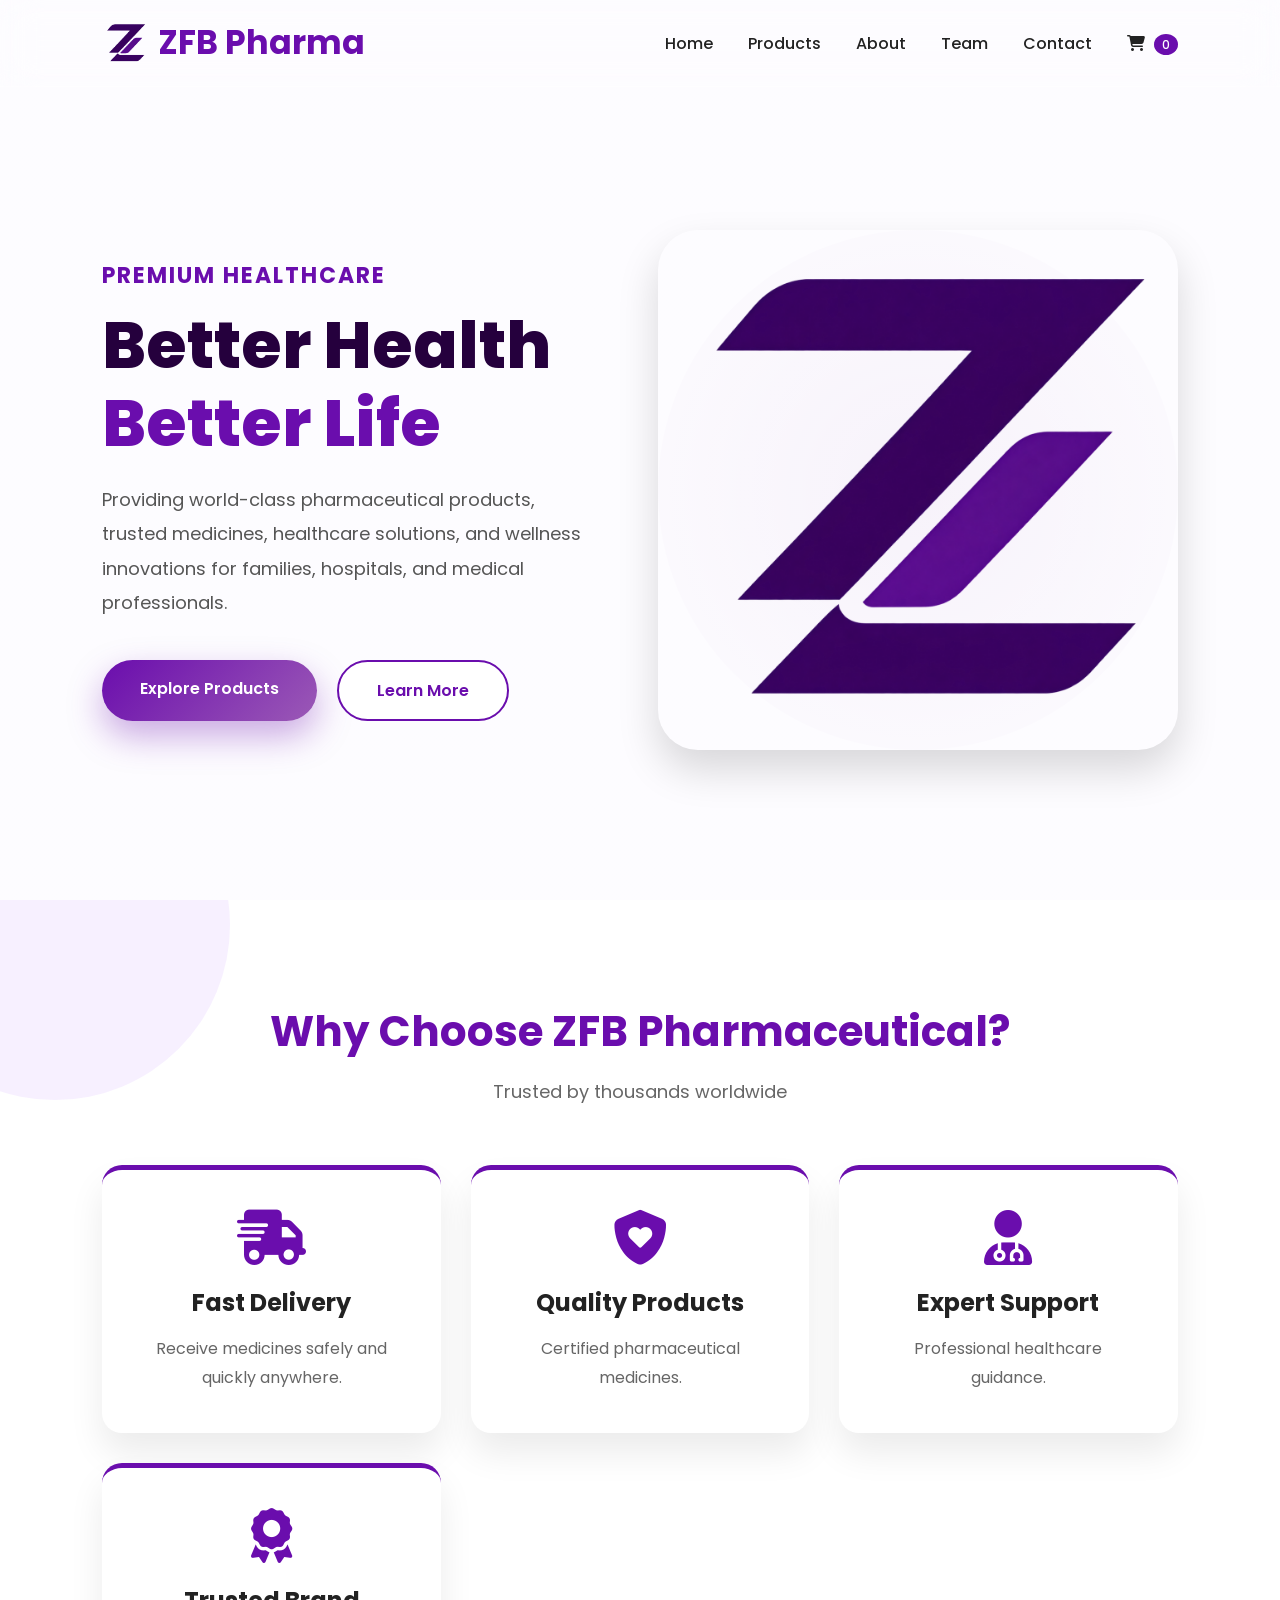
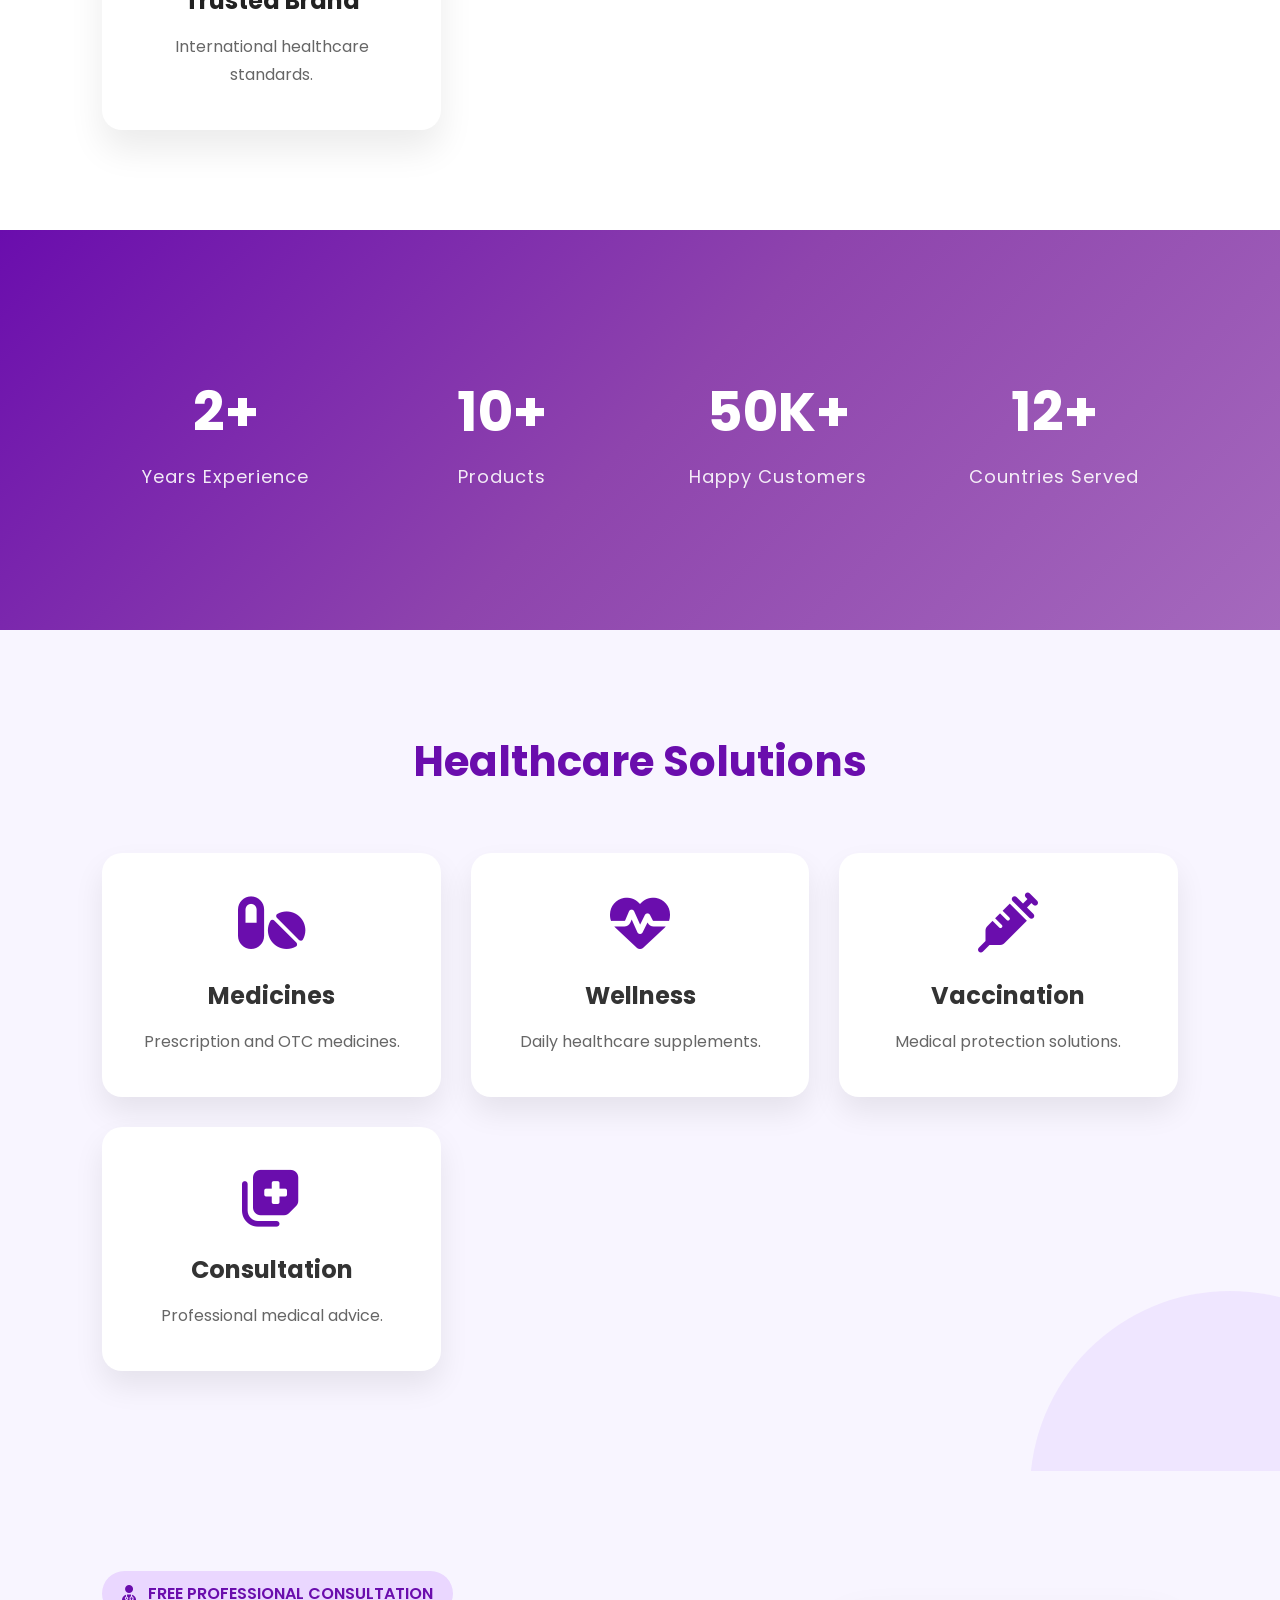
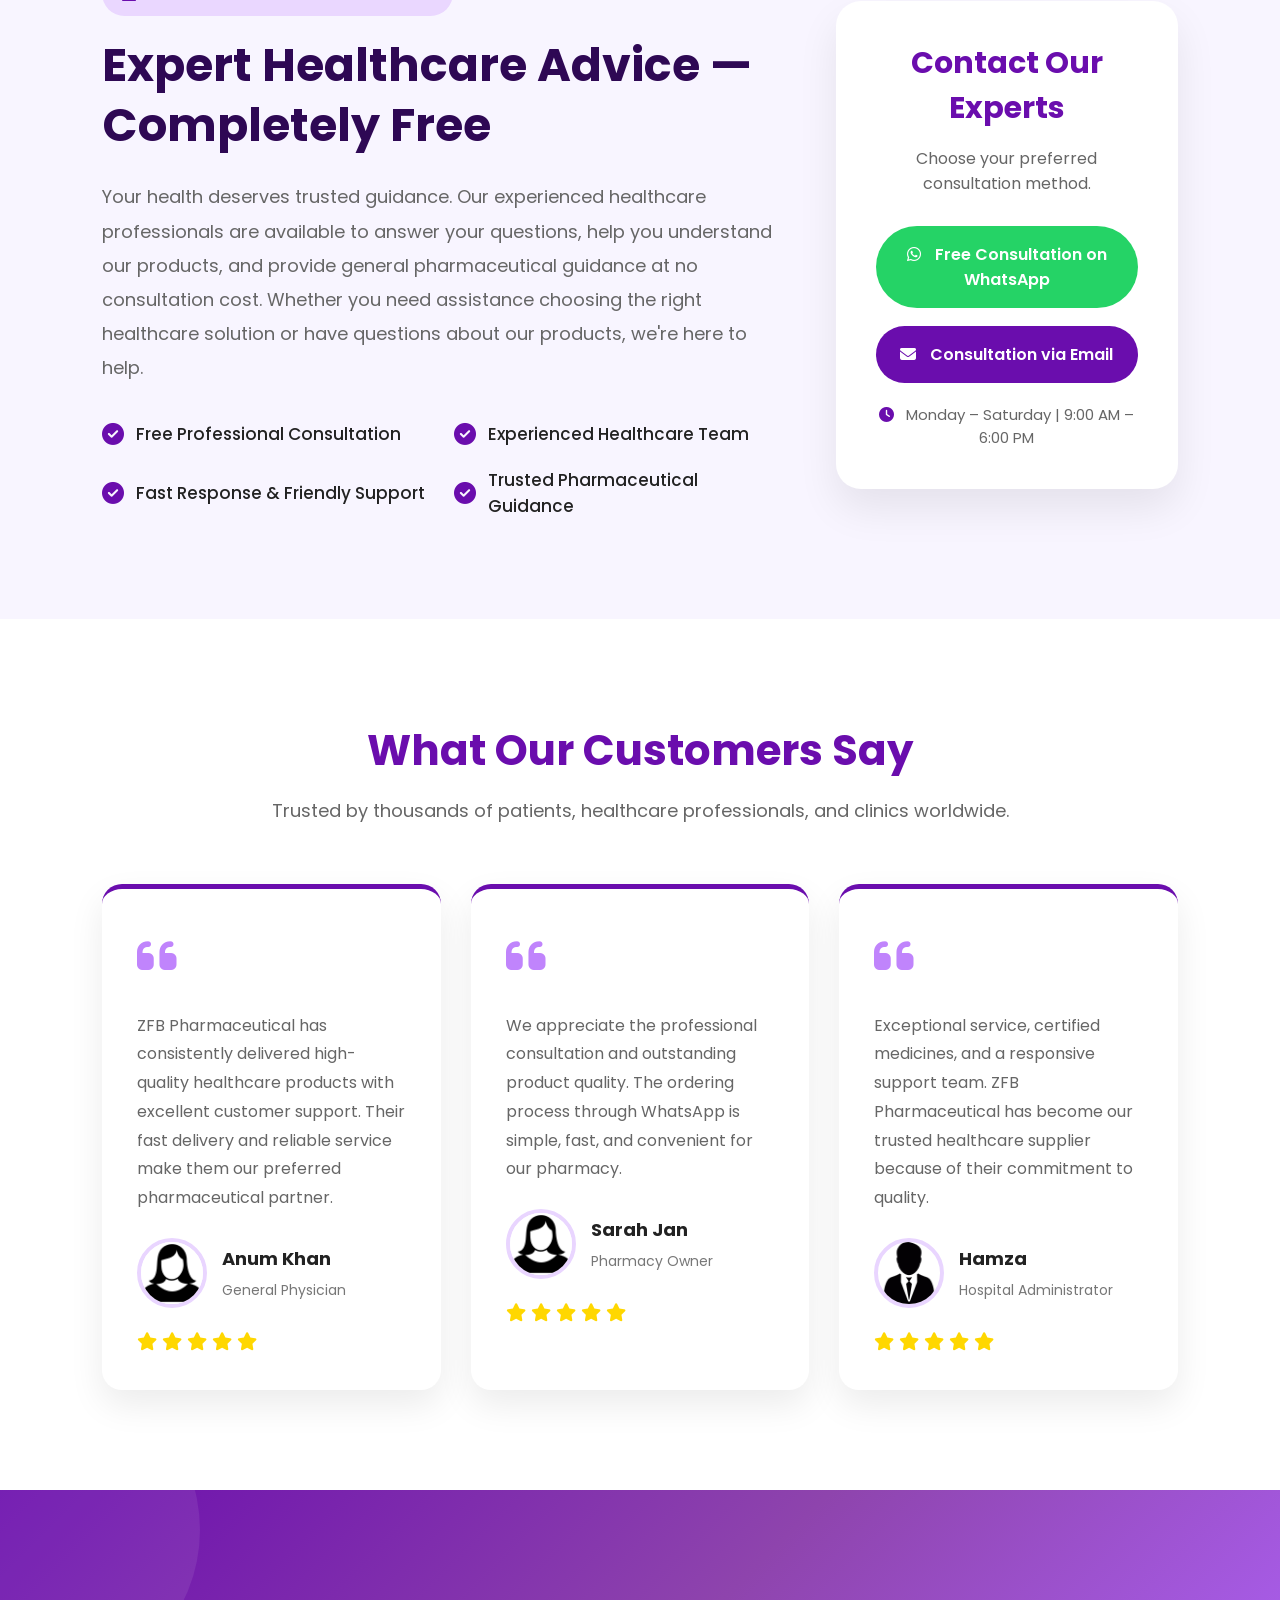
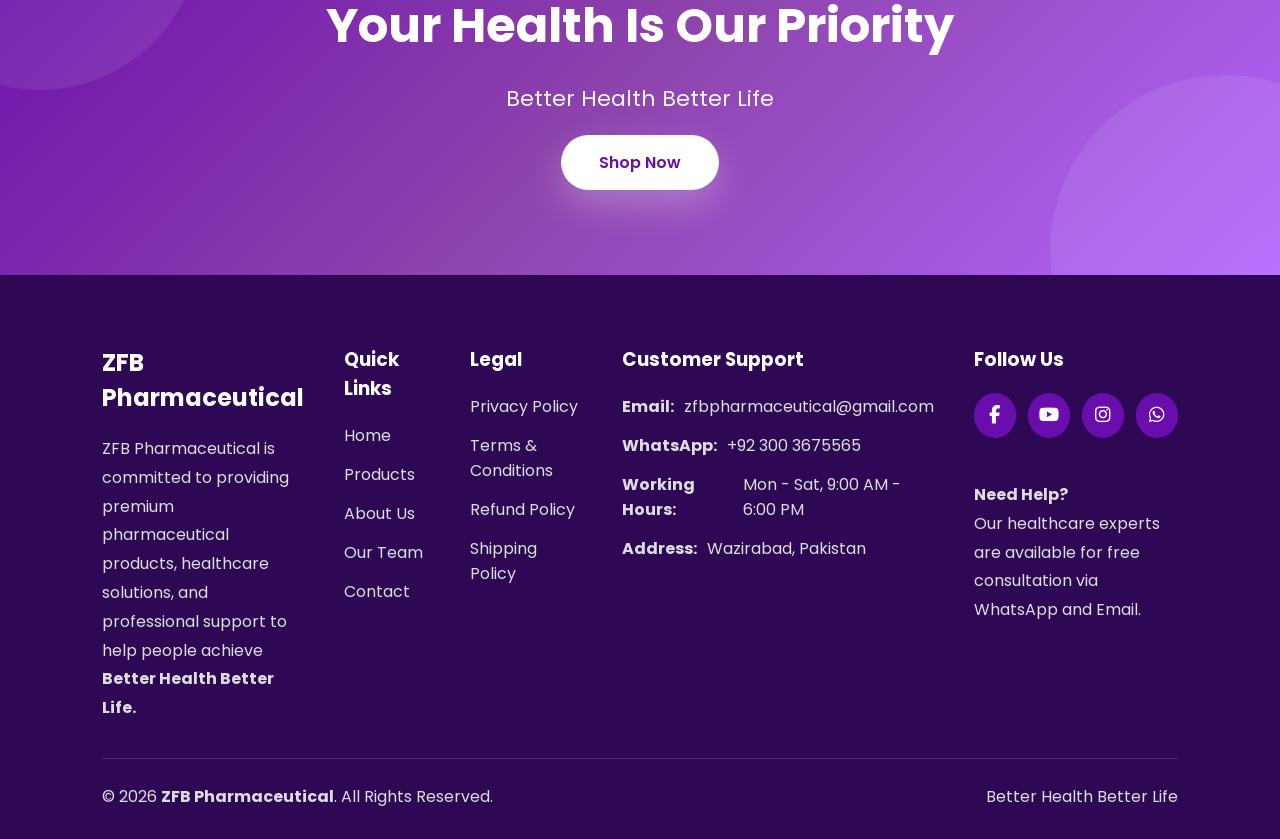
<file: index.html>
<!DOCTYPE html>
<html lang="en">

<head>

    <meta charset="UTF-8">
    <meta name="viewport" content="width=device-width, initial-scale=1.0">

    <title>ZFB Pharmaceutical | Better Health Better Life</title>
    <link rel="icon" type="image/png" href="assets/logo.png">

    <link rel="preconnect" href="https://fonts.googleapis.com">
    <link rel="preconnect" href="https://fonts.gstatic.com" crossorigin>

    <link href="https://fonts.googleapis.com/css2?family=Poppins:wght@300;400;500;600;700;800&display=swap"
        rel="stylesheet">

    <link rel="stylesheet" href="https://cdnjs.cloudflare.com/ajax/libs/font-awesome/6.5.1/css/all.min.css">

    <link rel="stylesheet" href="css/style.css">

</head>

<body>

    <!-- Navbar -->
    <div id="navbar"></div>

    <!--================ HERO ================-->

    <section class="hero">

        <div class="hero-content">

            <h4>Premium Healthcare</h4>

            <h1>

                Better Health

                <span>Better Life</span>

            </h1>

            <p>

                Providing world-class pharmaceutical products,

                trusted medicines, healthcare solutions,

                and wellness innovations for families,

                hospitals, and medical professionals.

            </p>

            <div class="hero-buttons">

                <a href="products.html" class="btn">

                    Explore Products

                </a>

                <a href="about.html" class="btn2">

                    Learn More

                </a>

            </div>

        </div>

        <div class="hero-image">

            <img src="/assets/logo.png" alt="Medicine">

        </div>

    </section>

    <!--================ FEATURES ================-->

    <section class="features">

        <div class="title">

            <h2>Why Choose ZFB Pharmaceutical?</h2>

            <p>Trusted by thousands worldwide</p>

        </div>

        <div class="feature-grid">

            <div class="card">

                <i class="fa-solid fa-truck-fast"></i>

                <h3>Fast Delivery</h3>

                <p>

                    Receive medicines safely and quickly

                    anywhere.

                </p>

            </div>

            <div class="card">

                <i class="fa-solid fa-shield-heart"></i>

                <h3>Quality Products</h3>

                <p>

                    Certified pharmaceutical medicines.

                </p>

            </div>

            <div class="card">

                <i class="fa-solid fa-user-doctor"></i>

                <h3>Expert Support</h3>

                <p>

                    Professional healthcare guidance.

                </p>

            </div>

            <div class="card">

                <i class="fa-solid fa-award"></i>

                <h3>Trusted Brand</h3>

                <p>

                    International healthcare standards.

                </p>

            </div>

        </div>

    </section>

    <!--================ STATS ================-->

    <section class="stats">

        <div class="box">

            <h2>2+</h2>

            <p>Years Experience</p>

        </div>

        <div class="box">

            <h2>10+</h2>

            <p>Products</p>

        </div>

        <div class="box">

            <h2>50K+</h2>

            <p>Happy Customers</p>

        </div>

        <div class="box">

            <h2>12+</h2>

            <p>Countries Served</p>

        </div>

    </section>

    <!--================ SERVICES ================-->

    <section class="services">

        <div class="title">

            <h2>Healthcare Solutions</h2>

        </div>

        <div class="service-grid">

            <div class="service">

                <i class="fa-solid fa-pills"></i>

                <h3>Medicines</h3>

                <p>

                    Prescription and OTC medicines.

                </p>

            </div>

            <div class="service">

                <i class="fa-solid fa-heart-pulse"></i>

                <h3>Wellness</h3>

                <p>

                    Daily healthcare supplements.

                </p>

            </div>

            <div class="service">

                <i class="fa-solid fa-syringe"></i>

                <h3>Vaccination</h3>

                <p>

                    Medical protection solutions.

                </p>

            </div>

            <div class="service">

                <i class="fa-solid fa-notes-medical"></i>

                <h3>Consultation</h3>

                <p>

                    Professional medical advice.

                </p>

            </div>

        </div>

    </section>

    <!--================ FREE CONSULTATION ================-->

    <section class="consultation">

        <div class="consultation-content">

            <div class="consultation-text">

                <span class="consultation-tag">
                    <i class="fa-solid fa-user-doctor"></i>
                    FREE PROFESSIONAL CONSULTATION
                </span>

                <h2>
                    Expert Healthcare Advice — Completely Free
                </h2>

                <p>

                    Your health deserves trusted guidance. Our experienced healthcare professionals are available to
                    answer your questions, help you understand our products, and provide general pharmaceutical guidance
                    at no consultation cost. Whether you need assistance choosing the right healthcare solution or have
                    questions about our products, we're here to help.

                </p>

                <div class="consultation-points">

                    <div class="point">
                        <i class="fa-solid fa-circle-check"></i>
                        <span>Free Professional Consultation</span>
                    </div>

                    <div class="point">
                        <i class="fa-solid fa-circle-check"></i>
                        <span>Experienced Healthcare Team</span>
                    </div>

                    <div class="point">
                        <i class="fa-solid fa-circle-check"></i>
                        <span>Fast Response & Friendly Support</span>
                    </div>

                    <div class="point">
                        <i class="fa-solid fa-circle-check"></i>
                        <span>Trusted Pharmaceutical Guidance</span>
                    </div>

                </div>

            </div>

            <div class="consultation-card">

                <h3>Contact Our Experts</h3>

                <p>

                    Choose your preferred consultation method.

                </p>

                <a href="https://wa.me/923003675565?text=Hello%20ZFB%20Pharmaceutical,%20I%20would%20like%20a%20free%20consultation."
                    target="_blank" rel="noopener noreferrer" class="consult-btn whatsapp">
                    <i class="fab fa-whatsapp"></i>
                    Free Consultation on WhatsApp
                </a>

                <a href="mailto:zfbpharmaceutical@gmail.com?subject=Free%20Healthcare%20Consultation"
                    class="consult-btn email">
                    <i class="fa-solid fa-envelope"></i>
                    Consultation via Email
                </a>

                <div class="consult-note">

                    <i class="fa-solid fa-clock"></i>

                    Monday – Saturday | 9:00 AM – 6:00 PM

                </div>

            </div>

        </div>

    </section>

    <!--================ TESTIMONIALS ================-->

    <section class="testimonials">

        <div class="title">

            <h2>What Our Customers Say</h2>

            <p>

                Trusted by thousands of patients, healthcare professionals, and clinics worldwide.

            </p>

        </div>

        <div class="testimonial-grid">

            <!-- Testimonial 1 -->

            <div class="testimonial-card">

                <div class="quote">

                    <i class="fas fa-quote-left"></i>

                </div>

                <p>

                    ZFB Pharmaceutical has consistently delivered high-quality healthcare products with excellent
                    customer
                    support. Their fast delivery and reliable service make them our preferred pharmaceutical
                    partner.

                </p>

                <div class="testimonial-user">

                    <img src="/assets/testamonialsGrl.png" alt="Customer">

                    <div>

                        <h4>Anum Khan</h4>

                        <span>General Physician</span>

                    </div>

                </div>

                <div class="stars">

                    <i class="fas fa-star"></i>
                    <i class="fas fa-star"></i>
                    <i class="fas fa-star"></i>
                    <i class="fas fa-star"></i>
                    <i class="fas fa-star"></i>

                </div>

            </div>

            <!-- Testimonial 2 -->

            <div class="testimonial-card">

                <div class="quote">

                    <i class="fas fa-quote-left"></i>

                </div>

                <p>

                    We appreciate the professional consultation and outstanding product quality. The ordering
                    process through WhatsApp is simple, fast, and convenient for our pharmacy.

                </p>

                <div class="testimonial-user">

                    <img src="/assets/testamonialsGrl.png" alt="Customer">

                    <div>

                        <h4>Sarah Jan</h4>

                        <span>Pharmacy Owner</span>

                    </div>

                </div>

                <div class="stars">

                    <i class="fas fa-star"></i>
                    <i class="fas fa-star"></i>
                    <i class="fas fa-star"></i>
                    <i class="fas fa-star"></i>
                    <i class="fas fa-star"></i>

                </div>

            </div>

            <!-- Testimonial 3 -->

            <div class="testimonial-card">

                <div class="quote">

                    <i class="fas fa-quote-left"></i>

                </div>

                <p>

                    Exceptional service, certified medicines, and a responsive support team. ZFB Pharmaceutical has
                    become
                    our trusted healthcare supplier because of their commitment to quality.

                </p>

                <div class="testimonial-user">

                    <img src="/assets/testamonials.png" alt="Customer">

                    <div>

                        <h4>Hamza</h4>

                        <span>Hospital Administrator</span>

                    </div>

                </div>

                <div class="stars">

                    <i class="fas fa-star"></i>
                    <i class="fas fa-star"></i>
                    <i class="fas fa-star"></i>
                    <i class="fas fa-star"></i>
                    <i class="fas fa-star"></i>

                </div>

            </div>

        </div>

    </section>

    <!--================ CTA ================-->

    <section class="cta">

        <h2>

            Your Health Is Our Priority

        </h2>

        <p>

            Better Health Better Life

        </p>

        <a href="products.html" class="btn">

            Shop Now

        </a>

    </section>

    <!--================ FOOTER ================-->

    <div id="footer"></div>
    <script src="js/include.js"></script>
    <script src="js/app.js"></script>

</body>

</html>
</file>
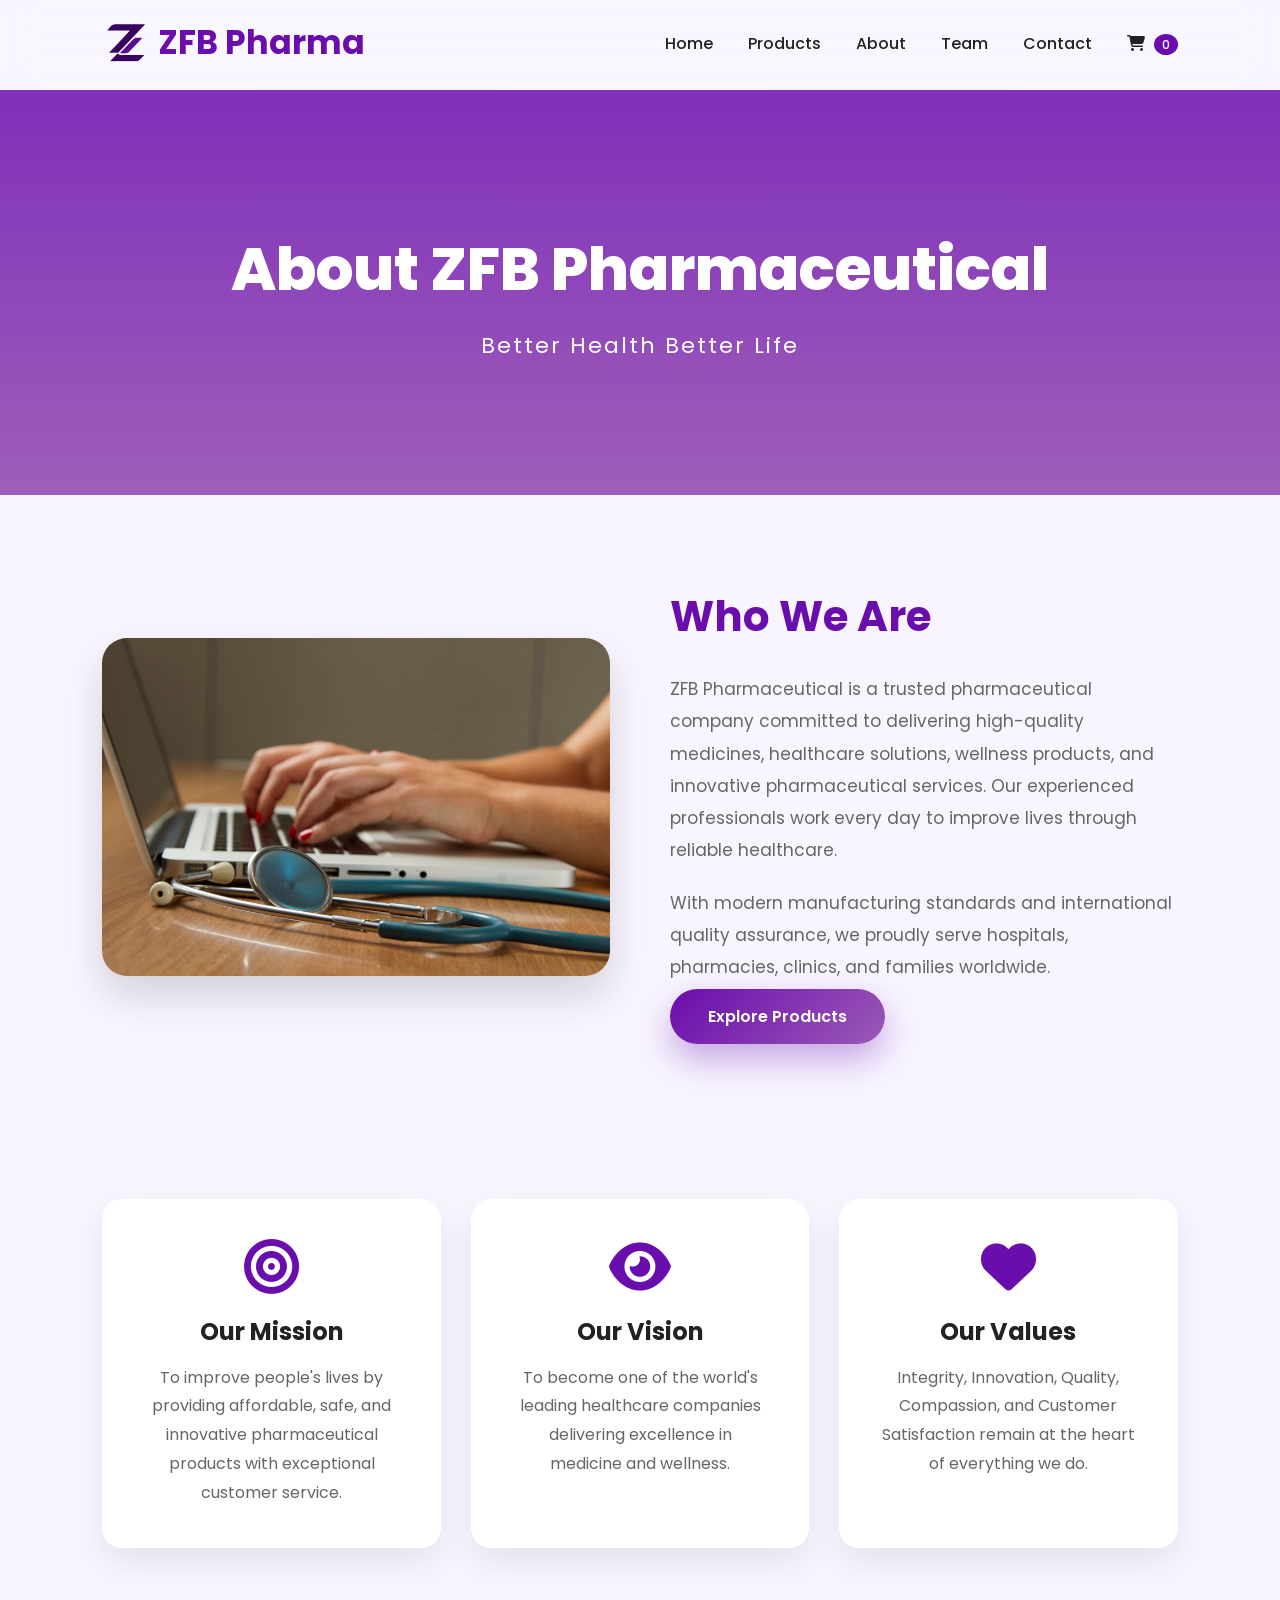
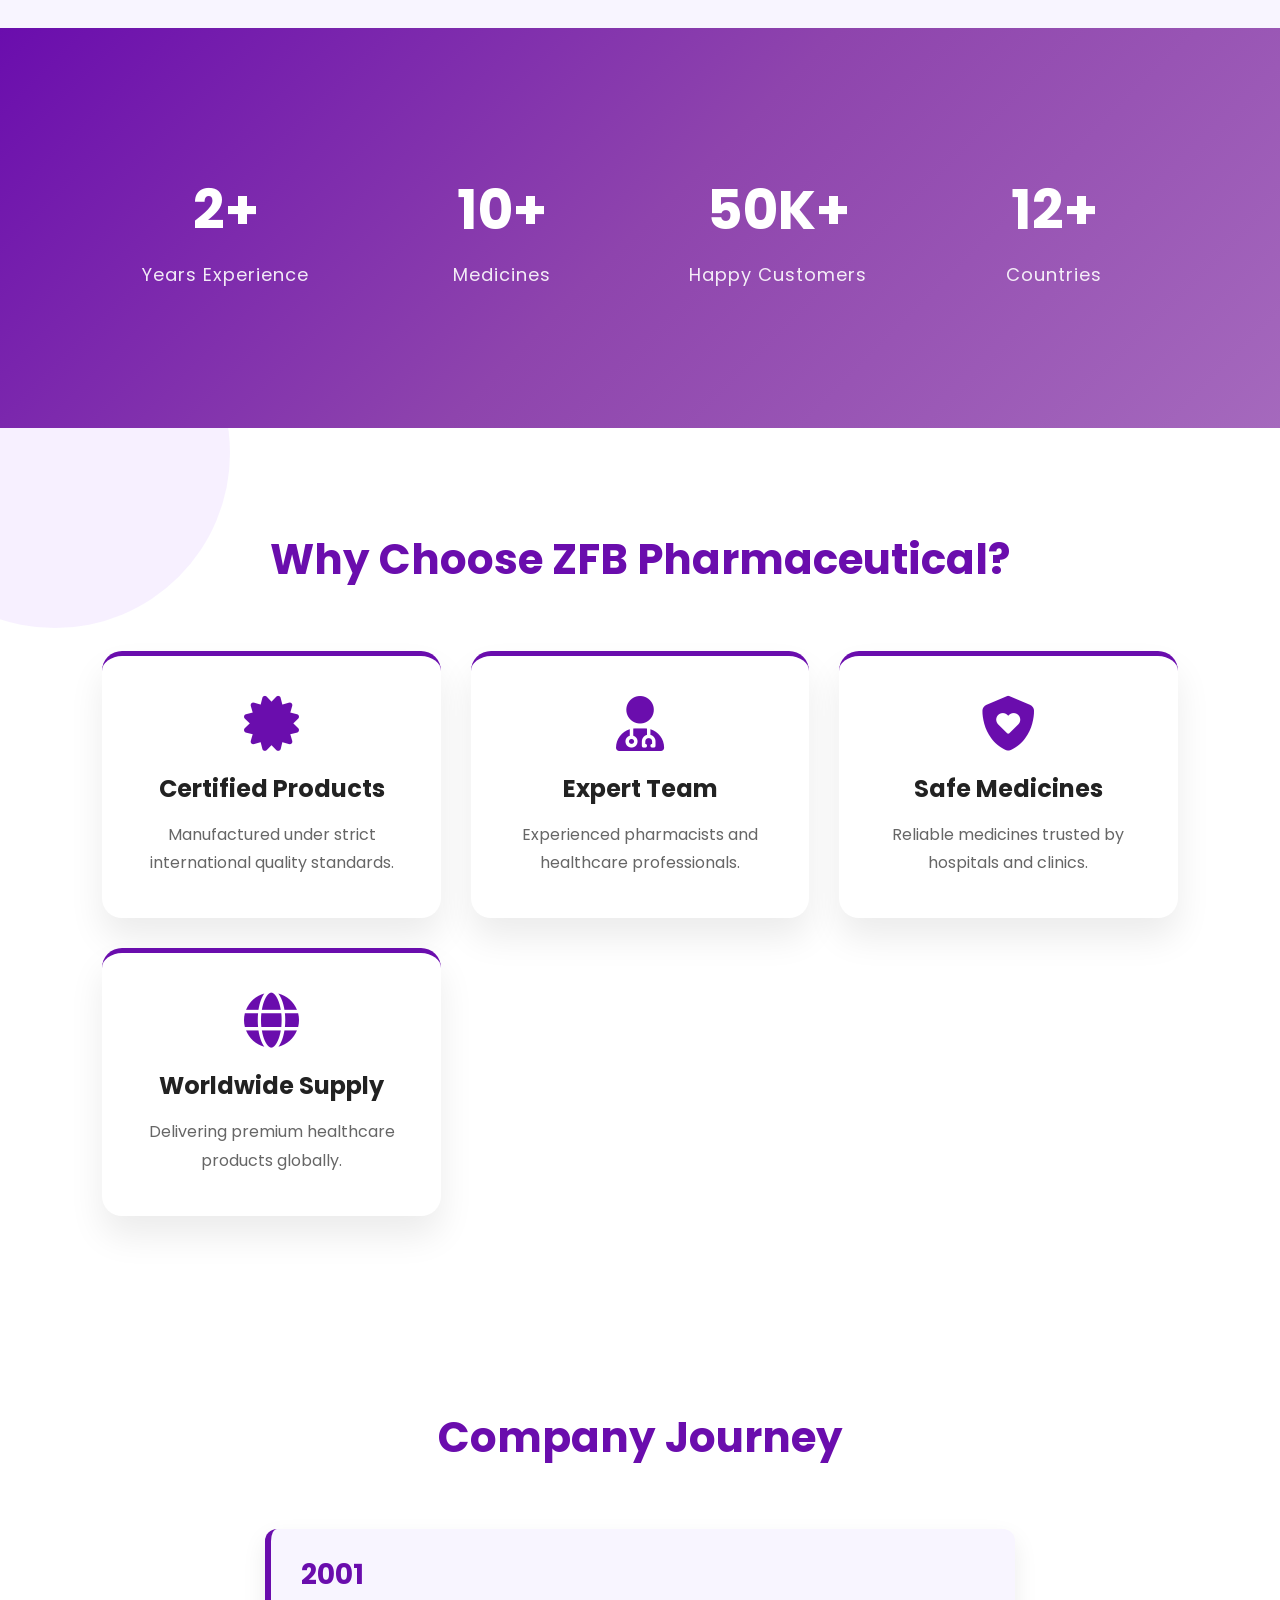
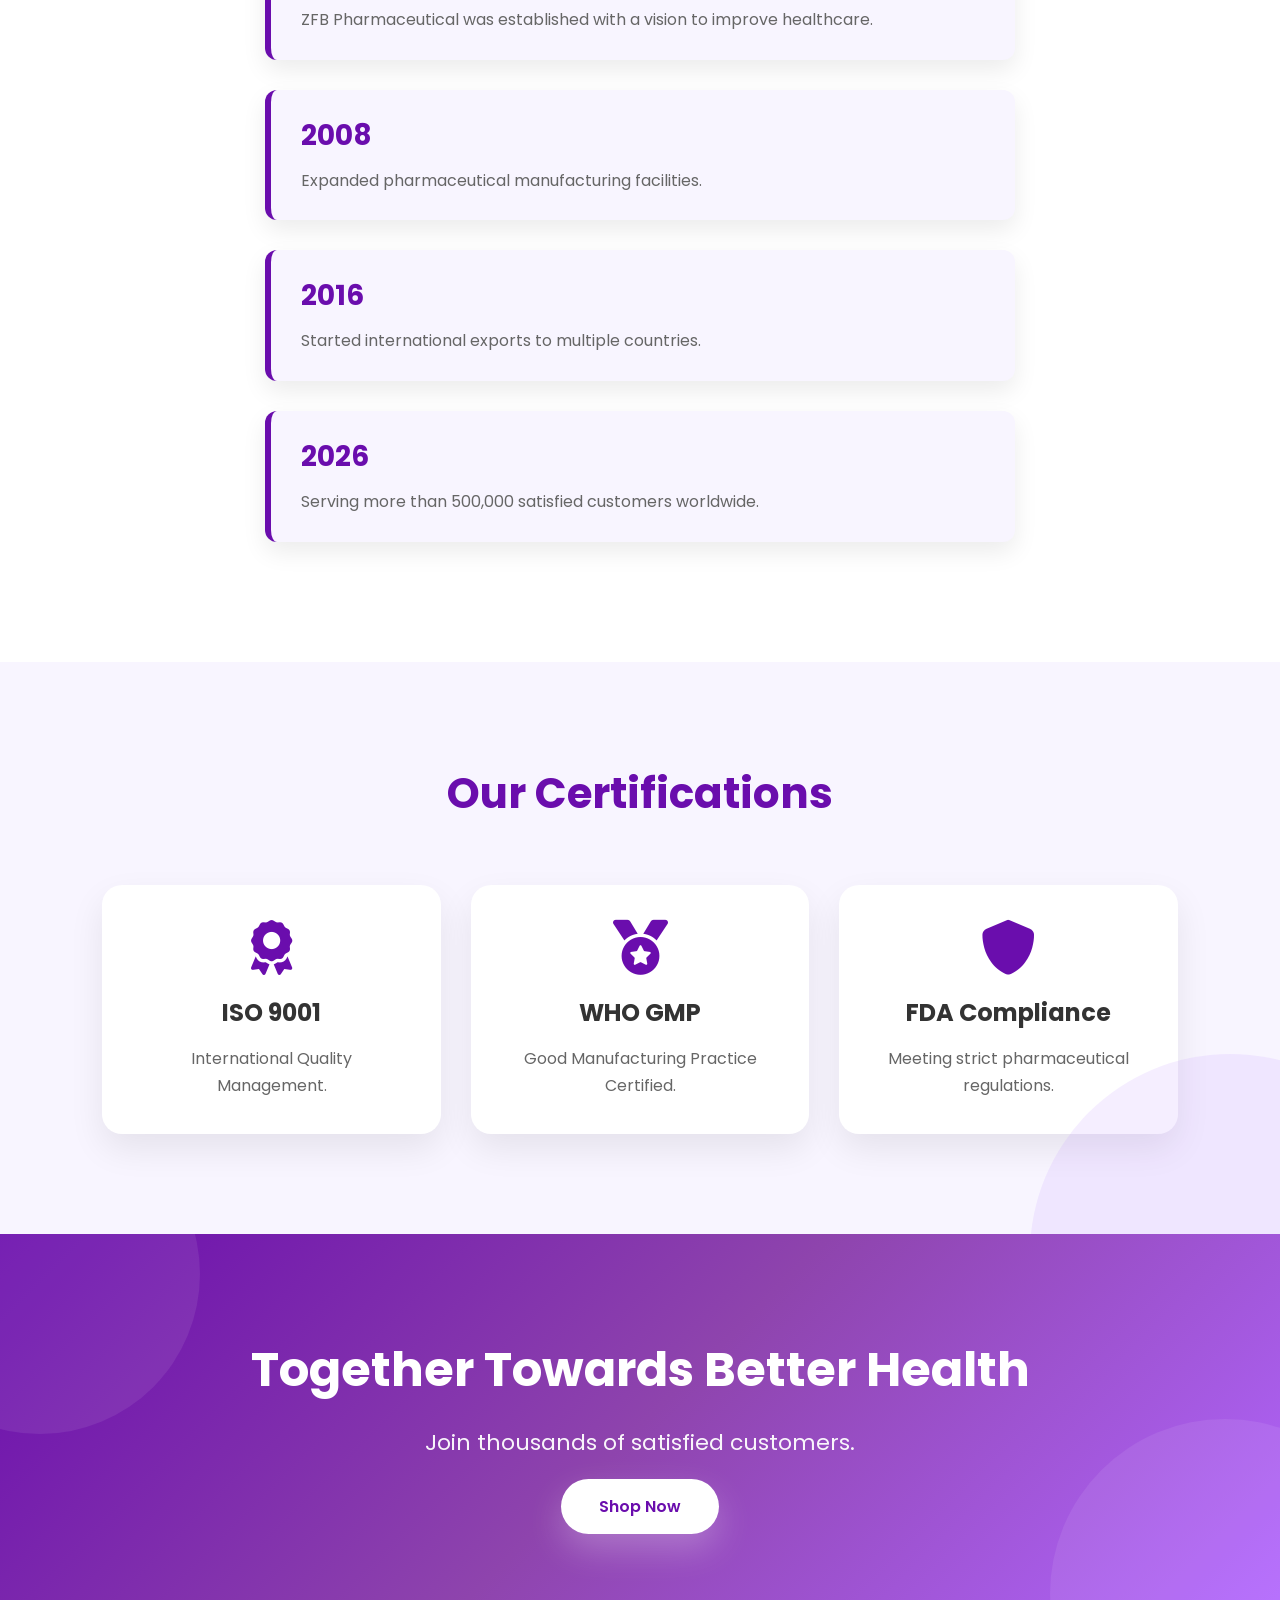
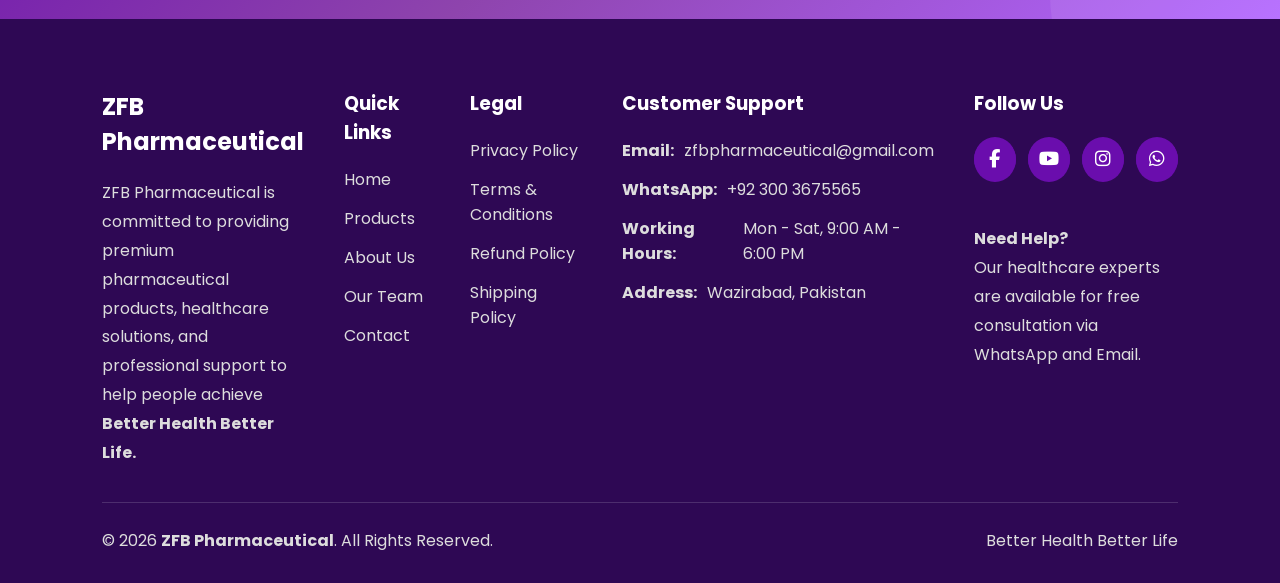
<file: about.html>
<!DOCTYPE html>
<html lang="en">

<head>

    <meta charset="UTF-8">
    <meta name="viewport" content="width=device-width, initial-scale=1.0">

    <title>About Us | ZFB Pharmaceutical</title>

    <link rel="icon" type="image/png" href="assets/logo.png">
    <link rel="preconnect" href="https://fonts.googleapis.com">

    <link href="https://fonts.googleapis.com/css2?family=Poppins:wght@300;400;500;600;700;800&display=swap"
        rel="stylesheet">

    <link rel="stylesheet" href="https://cdnjs.cloudflare.com/ajax/libs/font-awesome/6.6.0/css/all.min.css">

    <link rel="stylesheet" href="css/style.css">
    <link rel="stylesheet" href="css/about.css">

</head>

<body>
    <!-- Navbar -->
    <div id="navbar"></div>

    <!-- HERO -->

    <section class="about-hero">

        <h1>About ZFB Pharmaceutical</h1>

        <p>

            Better Health Better Life

        </p>

    </section>

    <!-- ABOUT -->

    <section class="about-company">

        <div class="about-image">

            <img src="/assets/aboutImage.jpg" alt="Company">

        </div>

        <div class="about-content">

            <h2>Who We Are</h2>

            <p>

                ZFB Pharmaceutical is a trusted pharmaceutical company committed to delivering high-quality medicines,
                healthcare
                solutions, wellness products, and innovative pharmaceutical services. Our experienced professionals work
                every day to improve lives through reliable healthcare.

            </p>

            <p>

                With modern manufacturing standards and international quality assurance, we proudly serve hospitals,
                pharmacies, clinics, and families worldwide.

            </p>

            <a href="products.html" class="btn">

                Explore Products

            </a>

        </div>

    </section>

    <!-- MISSION -->

    <section class="mission">

        <div class="mission-card">

            <i class="fas fa-bullseye"></i>

            <h3>Our Mission</h3>

            <p>

                To improve people's lives by providing affordable, safe, and innovative pharmaceutical products with
                exceptional customer service.

            </p>

        </div>

        <div class="mission-card">

            <i class="fas fa-eye"></i>

            <h3>Our Vision</h3>

            <p>

                To become one of the world's leading healthcare companies delivering excellence in medicine and
                wellness.

            </p>

        </div>

        <div class="mission-card">

            <i class="fas fa-heart"></i>

            <h3>Our Values</h3>

            <p>

                Integrity, Innovation, Quality, Compassion, and Customer Satisfaction remain at the heart of everything
                we do.

            </p>

        </div>

    </section>

    <!-- STATS -->

    <section class="stats">

        <div class="box">

            <h2>2+</h2>

            <p>Years Experience</p>

        </div>

        <div class="box">

            <h2>10+</h2>

            <p>Medicines</p>

        </div>

        <div class="box">

            <h2>50K+</h2>

            <p>Happy Customers</p>

        </div>

        <div class="box">

            <h2>12+</h2>

            <p>Countries</p>

        </div>

    </section>

    <!-- WHY CHOOSE US -->

    <section class="features">

        <div class="title">

            <h2>Why Choose ZFB Pharmaceutical?</h2>

        </div>

        <div class="feature-grid">

            <div class="card">

                <i class="fas fa-certificate"></i>

                <h3>Certified Products</h3>

                <p>

                    Manufactured under strict international quality standards.

                </p>

            </div>

            <div class="card">

                <i class="fas fa-user-doctor"></i>

                <h3>Expert Team</h3>

                <p>

                    Experienced pharmacists and healthcare professionals.

                </p>

            </div>

            <div class="card">

                <i class="fas fa-shield-heart"></i>

                <h3>Safe Medicines</h3>

                <p>

                    Reliable medicines trusted by hospitals and clinics.

                </p>

            </div>

            <div class="card">

                <i class="fas fa-globe"></i>

                <h3>Worldwide Supply</h3>

                <p>

                    Delivering premium healthcare products globally.

                </p>

            </div>

        </div>

    </section>

    <!-- TIMELINE -->

    <section class="timeline">

        <h2>Company Journey</h2>

        <div class="timeline-item">

            <h3>2001</h3>

            <p>ZFB Pharmaceutical was established with a vision to improve healthcare.</p>

        </div>

        <div class="timeline-item">

            <h3>2008</h3>

            <p>Expanded pharmaceutical manufacturing facilities.</p>

        </div>

        <div class="timeline-item">

            <h3>2016</h3>

            <p>Started international exports to multiple countries.</p>

        </div>

        <div class="timeline-item">

            <h3>2026</h3>

            <p>Serving more than 500,000 satisfied customers worldwide.</p>

        </div>

    </section>

    <!-- CERTIFICATIONS -->

    <section class="services">

        <div class="title">

            <h2>Our Certifications</h2>

        </div>

        <div class="service-grid">

            <div class="service">

                <i class="fas fa-award"></i>

                <h3>ISO 9001</h3>

                <p>International Quality Management.</p>

            </div>

            <div class="service">

                <i class="fas fa-medal"></i>

                <h3>WHO GMP</h3>

                <p>Good Manufacturing Practice Certified.</p>

            </div>

            <div class="service">

                <i class="fas fa-shield"></i>

                <h3>FDA Compliance</h3>

                <p>Meeting strict pharmaceutical regulations.</p>

            </div>

        </div>

    </section>

    <!-- CTA -->

    <section class="cta">

        <h2>

            Together Towards Better Health

        </h2>

        <p>

            Join thousands of satisfied customers.

        </p>

        <a href="products.html" class="btn">

            Shop Now

        </a>

    </section>

    <div id="footer"></div>
    <script src="js/include.js"></script>
    <script src="js/app.js"></script>

</body>

</html>
</file>
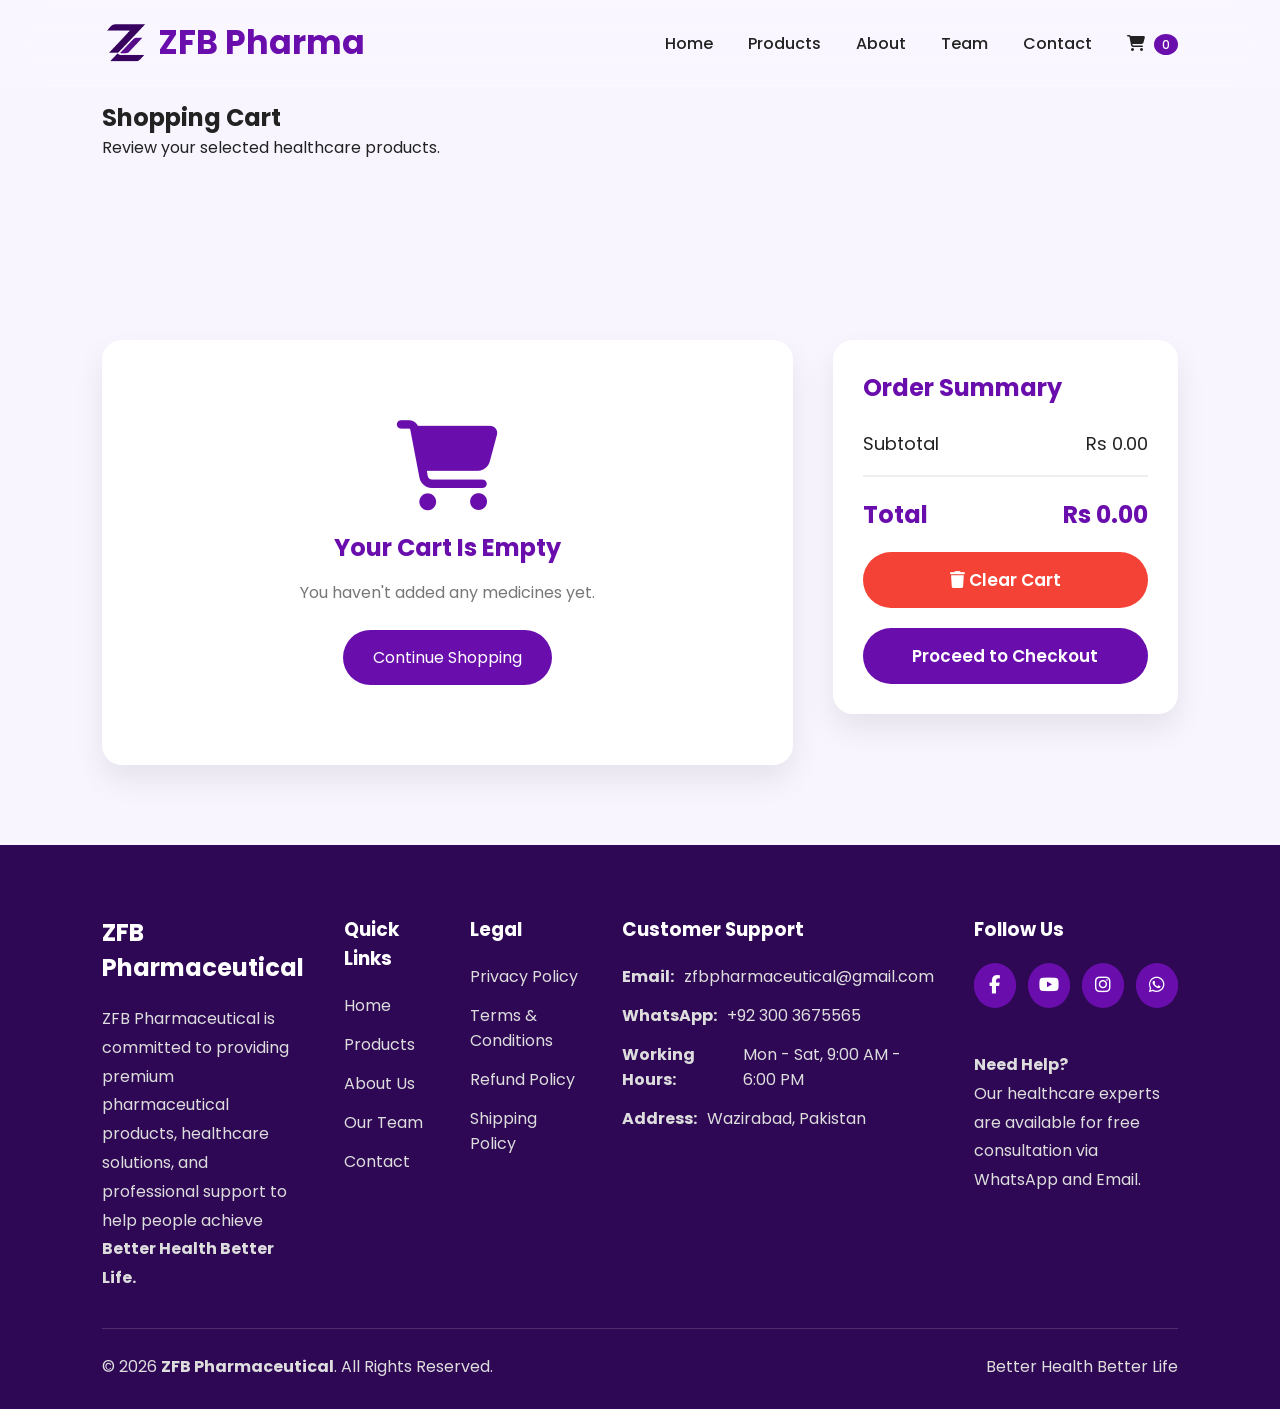
<file: cart.html>
<!DOCTYPE html>
<html lang="en">

<head>

    <meta charset="UTF-8">
    <meta name="viewport" content="width=device-width, initial-scale=1.0">

    <title>Shopping Cart | ZFB Pharmaceutical</title>

    <link rel="icon" type="image/png" href="assets/logo.png">
    <link rel="preconnect" href="https://fonts.googleapis.com">

    <link href="https://fonts.googleapis.com/css2?family=Poppins:wght@300;400;500;600;700;800&display=swap"
        rel="stylesheet">

    <link rel="stylesheet" href="https://cdnjs.cloudflare.com/ajax/libs/font-awesome/6.6.0/css/all.min.css">

    <link rel="stylesheet" href="css/style.css">

    <link rel="stylesheet" href="css/cart.css">

</head>

<body>

    <!-- Navbar -->
    <div id="navbar"></div>

    <!-- Header -->

    <section class="products-header">

        <h1>Shopping Cart</h1>

        <p>Review your selected healthcare products.</p>

    </section>

    <!-- Cart -->

    <section class="cart-section">

        <div id="cartItems">

            <!-- Cart Items Loaded Here -->

        </div>

        <div class="cart-summary">

            <h2>Order Summary</h2>

            <div class="summary-row">

                <span>Subtotal</span>

                <span id="subtotal">Rs 0.00</span>

            </div>

            <div class="summary-row total">

                <span>Total</span>

                <span id="total">Rs 0.00</span>

            </div>

            <button id="clearCart" class="clear-btn">

                <i class="fas fa-trash"></i>

                Clear Cart

            </button>

            <a href="checkout.html" class="checkout-btn">

                Proceed to Checkout

            </a>

        </div>

    </section>

    <div id="footer"></div>
    <script src="js/include.js"></script>
    <script src="js/app.js"></script>

    <script src="js/cart.js"></script>

</body>

</html>
</file>
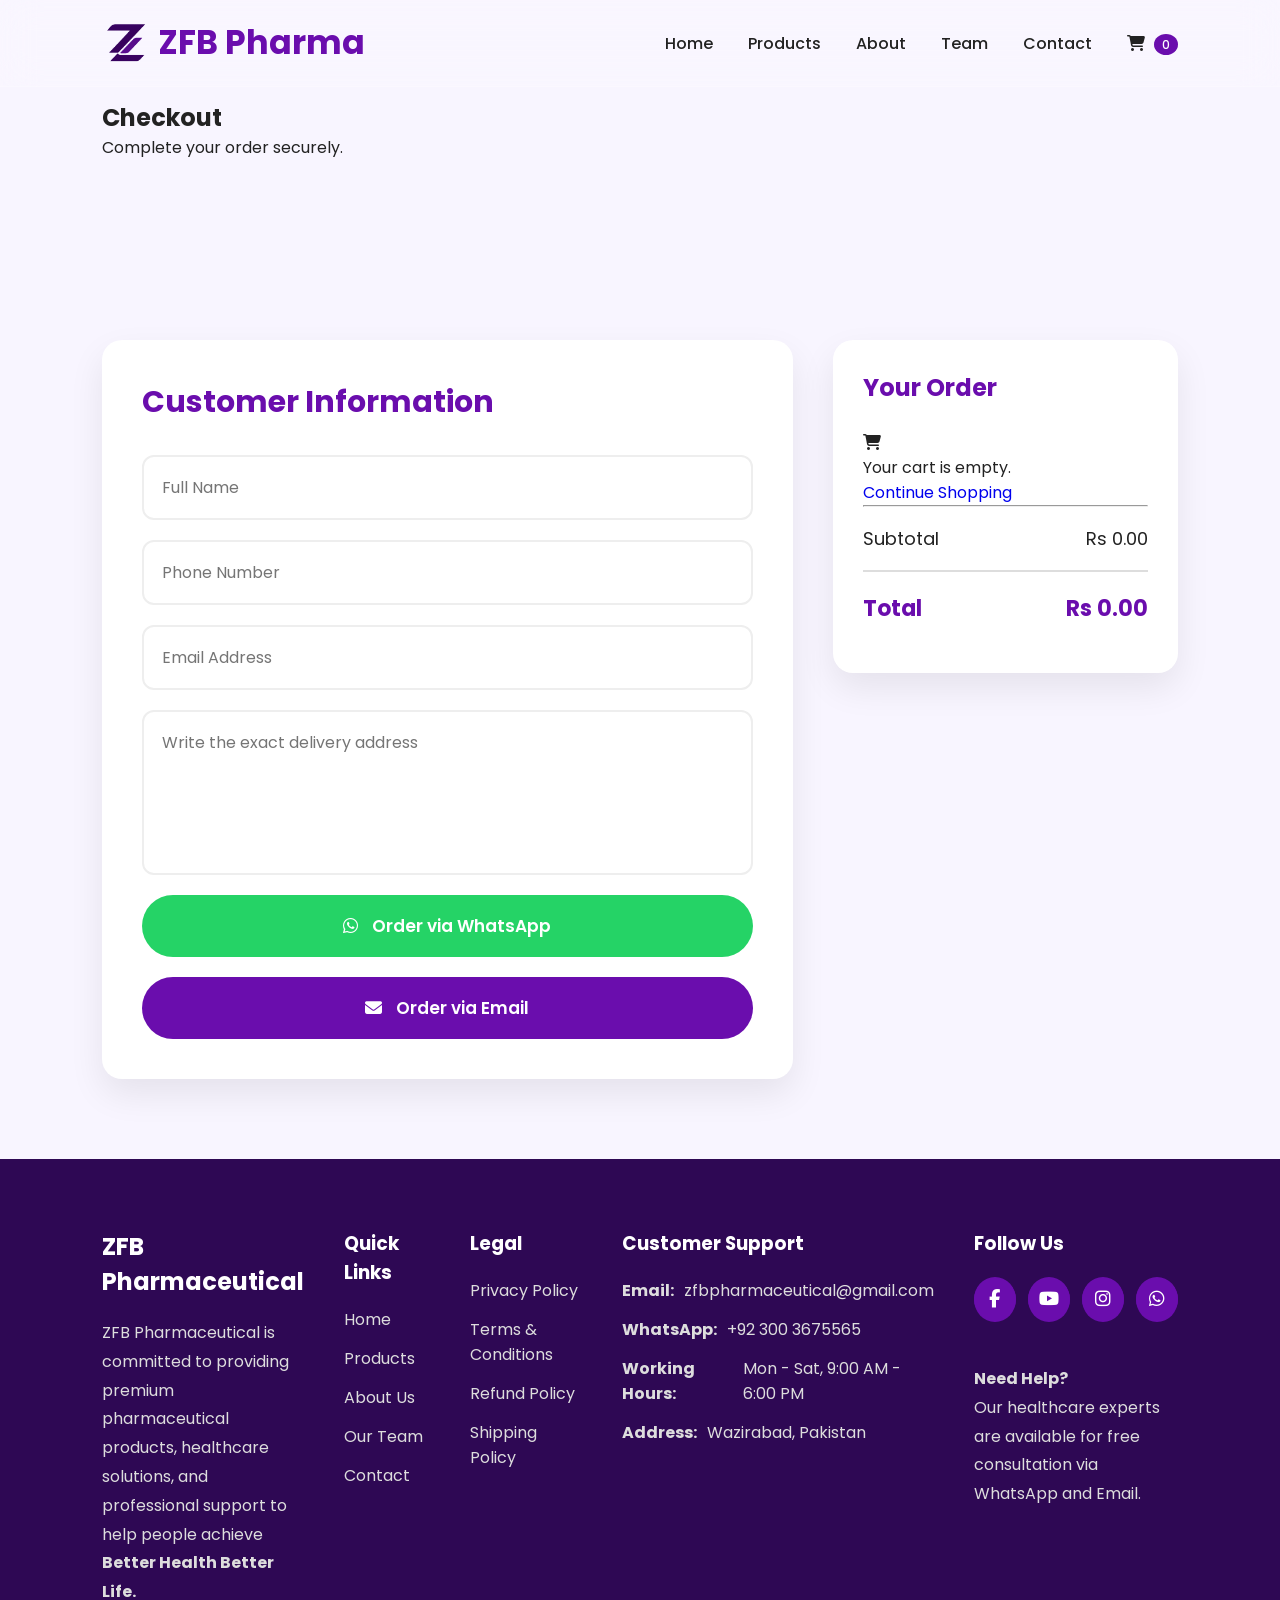
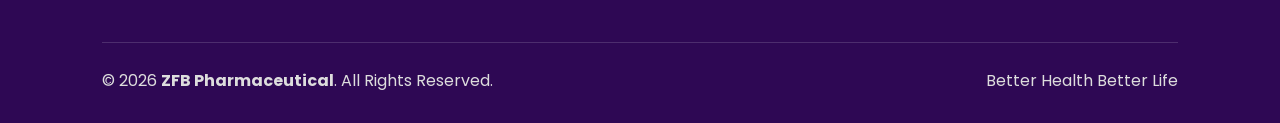
<file: checkout.html>
<!DOCTYPE html>
<html lang="en">

<head>

    <meta charset="UTF-8">
    <meta name="viewport" content="width=device-width, initial-scale=1.0">

    <title>Checkout | ZFB Pharmaceutical</title>

    <link rel="icon" type="image/png" href="assets/logo.png">
    <link rel="preconnect" href="https://fonts.googleapis.com">

    <link href="https://fonts.googleapis.com/css2?family=Poppins:wght@300;400;500;600;700;800&display=swap"
        rel="stylesheet">

    <link rel="stylesheet" href="https://cdnjs.cloudflare.com/ajax/libs/font-awesome/6.6.0/css/all.min.css">

    <link rel="stylesheet" href="css/style.css">
    <link rel="stylesheet" href="css/checkout.css">

</head>

<body>

    <!-- Navbar -->
    <div id="navbar"></div>

    <!-- Header -->

    <section class="products-header">

        <h1>Checkout</h1>

        <p>

            Complete your order securely.

        </p>

    </section>

    <!-- Checkout -->

    <section class="checkout-section">

        <div class="checkout-form">

            <h2>Customer Information</h2>

            <form id="checkoutForm">

                <input type="text" id="customerName" placeholder="Full Name" required>

                <input type="tel" id="customerPhone" placeholder="Phone Number" required>

                <input type="email" id="customerEmail" placeholder="Email Address" required>

                <textarea id="customerAddress" placeholder="Write the exact delivery address" rows="5"
                    required></textarea>

                <button type="button" id="whatsappOrder" class="whatsapp-btn">

                    <i class="fab fa-whatsapp"></i>

                    Order via WhatsApp

                </button>

                <button type="button" id="emailOrder" class="email-btn">

                    <i class="fas fa-envelope"></i>

                    Order via Email

                </button>

            </form>

        </div>

        <div class="order-summary">

            <h2>Your Order</h2>

            <div id="checkoutItems">

                <!-- Products appear here -->

            </div>

            <hr>

            <div class="summary-row">

                <span>Subtotal</span>

                <span id="checkoutSubtotal">
                    Rs 0.00
                </span>
                
            </div>


            <div class="summary-row total">

                <span>Total</span>

                <span id="checkoutTotal">
                    Rs 0.00
                </span>

            </div>

        </div>

    </section>

    <!--================ FOOTER ================-->
    <div id="footer"></div>
    <script src="js/include.js"></script>
    <script src="js/app.js"></script>
    <script src="js/checkout.js"></script>

</body>

</html>
</file>
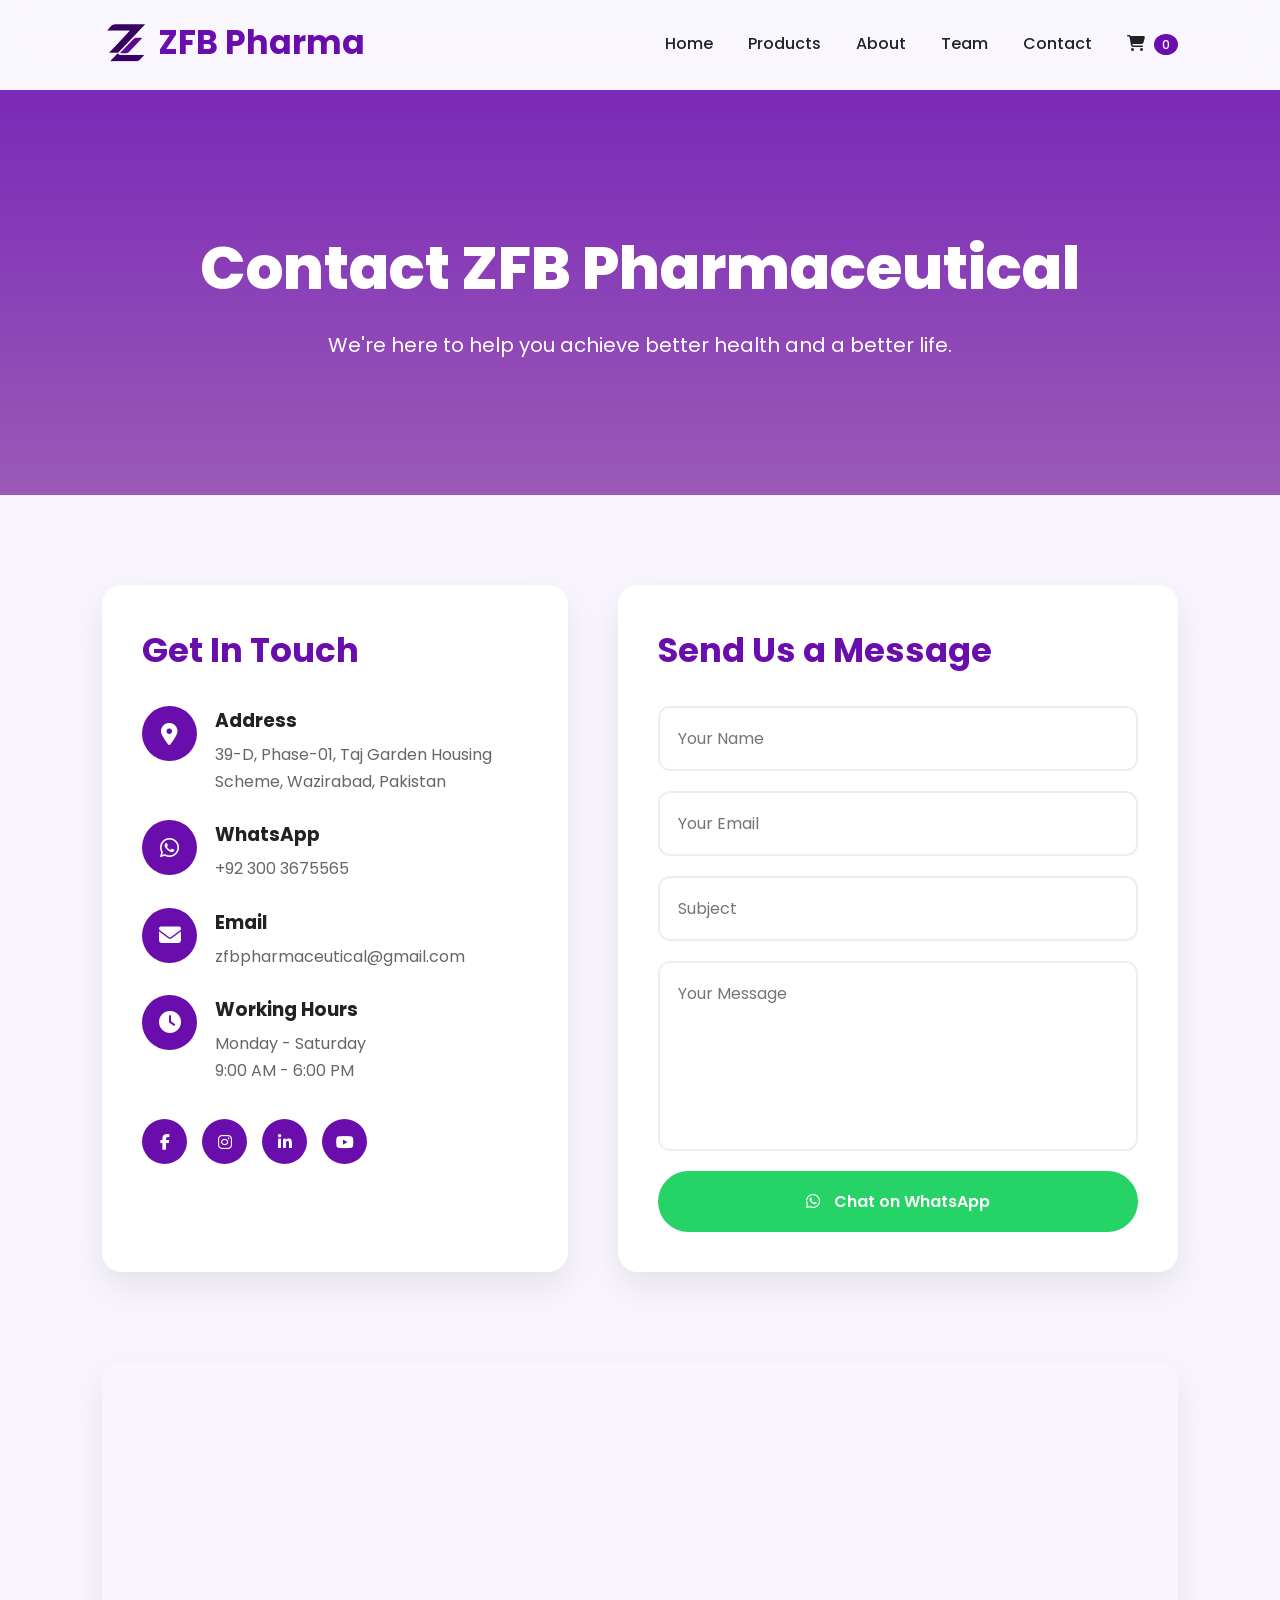
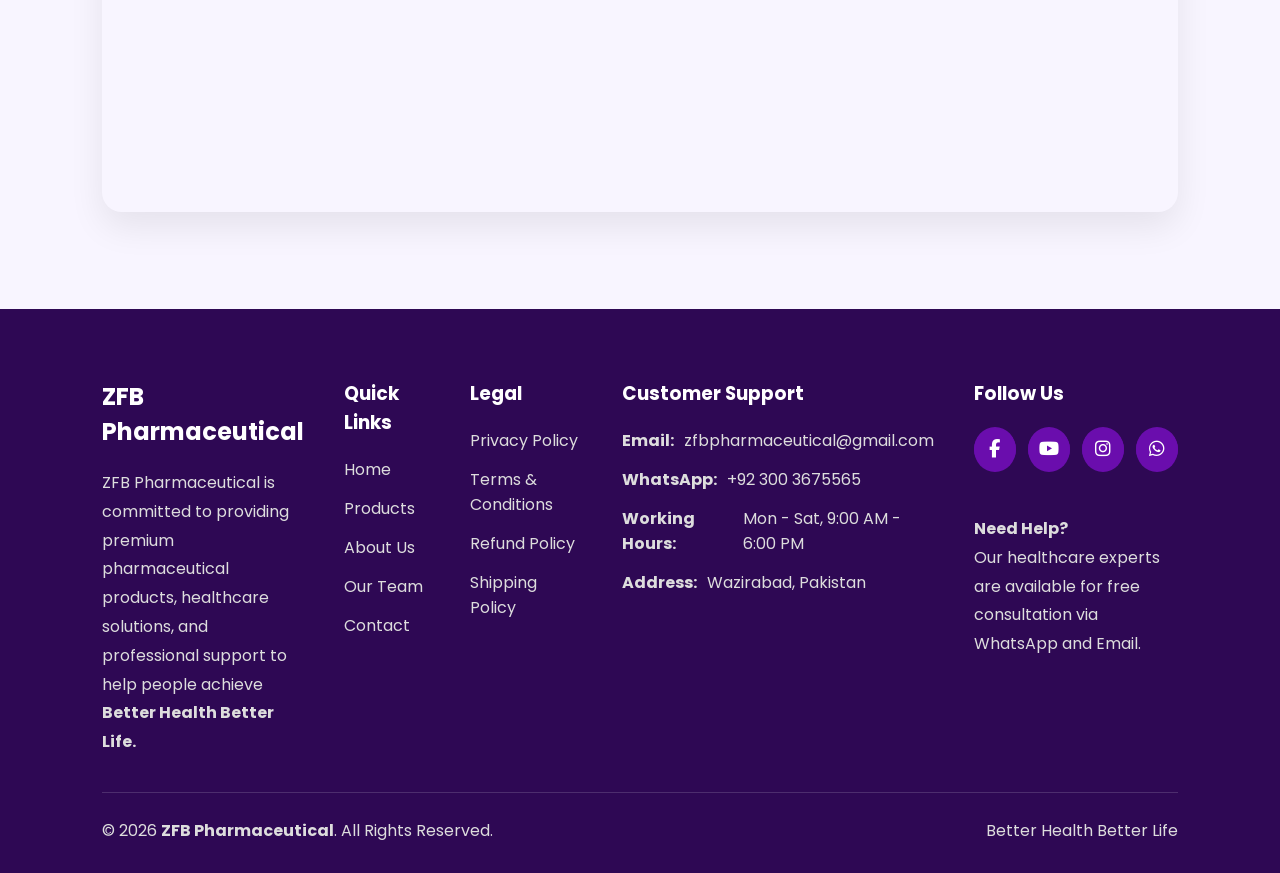
<file: contact.html>
<!DOCTYPE html>
<html lang="en">

<head>

    <meta charset="UTF-8">
    <meta name="viewport" content="width=device-width, initial-scale=1.0">

    <title>Contact Us | ZFB Pharmaceutical</title>

    <link rel="icon" type="image/png" href="assets/logo.png">
    <link rel="preconnect" href="https://fonts.googleapis.com">

    <link href="https://fonts.googleapis.com/css2?family=Poppins:wght@300;400;500;600;700;800&display=swap"
        rel="stylesheet">

    <link rel="stylesheet" href="https://cdnjs.cloudflare.com/ajax/libs/font-awesome/6.6.0/css/all.min.css">

    <link rel="stylesheet" href="css/style.css">
    <link rel="stylesheet" href="css/contact.css">

</head>

<body>

    <!-- Navbar -->
    <div id="navbar"></div>

    <!-- ================= HERO ================= -->

    <section class="contact-hero">

        <h1>Contact ZFB Pharmaceutical</h1>

        <p>

            We're here to help you achieve better health and a better life.

        </p>

    </section>

    <!-- ================= CONTACT ================= -->

    <section class="contact-section">

        <div class="contact-info">

            <h2>Get In Touch</h2>

            <div class="info-box">

                <i class="fas fa-map-marker-alt"></i>

                <div>

                    <h3>Address</h3>

                    <p>39-D, Phase-01, Taj Garden Housing Scheme, Wazirabad, Pakistan</p>

                </div>

            </div>

            <!-- <div class="info-box">

                <i class="fas fa-phone"></i>

                <div>

                    <h3>Phone</h3>

                    <p>+92 306 6465565
                    </p>

                </div>

            </div> -->

            <div class="info-box">

                <i class="fab fa-whatsapp"></i>

                <div>

                    <h3>WhatsApp</h3>

                    <p>+92 300 3675565
                    </p>

                </div>

            </div>

            <div class="info-box">

                <i class="fas fa-envelope"></i>

                <div>

                    <h3>Email</h3>

                    <p>zfbpharmaceutical@gmail.com</p>

                </div>

            </div>

            <div class="info-box">

                <i class="fas fa-clock"></i>

                <div>

                    <h3>Working Hours</h3>

                    <p>Monday - Saturday<br>9:00 AM - 6:00 PM</p>

                </div>

            </div>

            <div class="contact-social">

                <a href="https://www.facebook.com/share/1Ec6h1xfc5/" target="_blank" rel="noopener noreferrer"
                    aria-label="Facebook">
                    <i class="fab fa-facebook-f"></i>
                </a>

                <a href="https://www.instagram.com/zfb_pharmaceutical?utm_source=qr&igsh=MXJqY29vaTV6bmFjZQ=="
                    target="_blank" rel="noopener noreferrer" aria-label="Instagram">
                    <i class="fab fa-instagram"></i>
                </a>

                <a href="https://www.linkedin.com/company/zfb_pharmaceutical?utm_source=qr&igsh=MXJqY29vaTV6bmFjZQ=="
                    target="_blank" rel="noopener noreferrer" aria-label="LinkedIn">
                    <i class="fab fa-linkedin-in"></i>
                </a>

                <a href="https://youtube.com/@zfbpharmaceutical?si=JuH-eNEp5_ePtryx" target="_blank"
                    rel="noopener noreferrer" aria-label="Twitter">
                    <i class="fab fa-youtube"></i>
                </a>

            </div>

        </div>

        <!-- ================= FORM ================= -->

        <div class="contact-form">

            <h2>Send Us a Message</h2>

            <form>

                <input type="text" placeholder="Your Name" required>

                <input type="email" placeholder="Your Email" required>

                <input type="text" placeholder="Subject" required>

                <textarea rows="6" placeholder="Your Message" required></textarea>

                <!-- <button class="btn">

                    Send Message

                </button> -->

            </form>

            <a href="https://wa.me/923003675565" target="_blank" class="whatsapp-contact">

                <i class="fab fa-whatsapp"></i>

                Chat on WhatsApp

            </a>

        </div>

    </section>

    <!-- ================= MAP ================= -->

    <section class="map-section">

        <iframe
            src="https://www.google.com/maps/embed?pb=!1m18!1m12!1m3!1d3047.0494636122644!2d74.14686802510764!3d32.44327770096776!2m3!1f0!2f0!3f0!3m2!1i1024!2i768!4f13.1!3m3!1m2!1s0x391f1f6a46449af7%3A0x80eaae28d80ba5f9!2sTaj%20Garden%20Housing%20Scheme%20Wazirabad%2C%20Pakistan!5e1!3m2!1sen!2s!4v1786365752493!5m2!1sen!2s"
            width="800" height="600" style="border:0;" allowfullscreen="" loading="lazy"
            referrerpolicy="strict-origin-when-cross-origin"></iframe>

    </section>

    <!--================ FOOTER ================-->

    <div id="footer"></div>
    <script src="js/include.js"></script>
    <script src="js/app.js"></script>

</body>

</html>
</file>
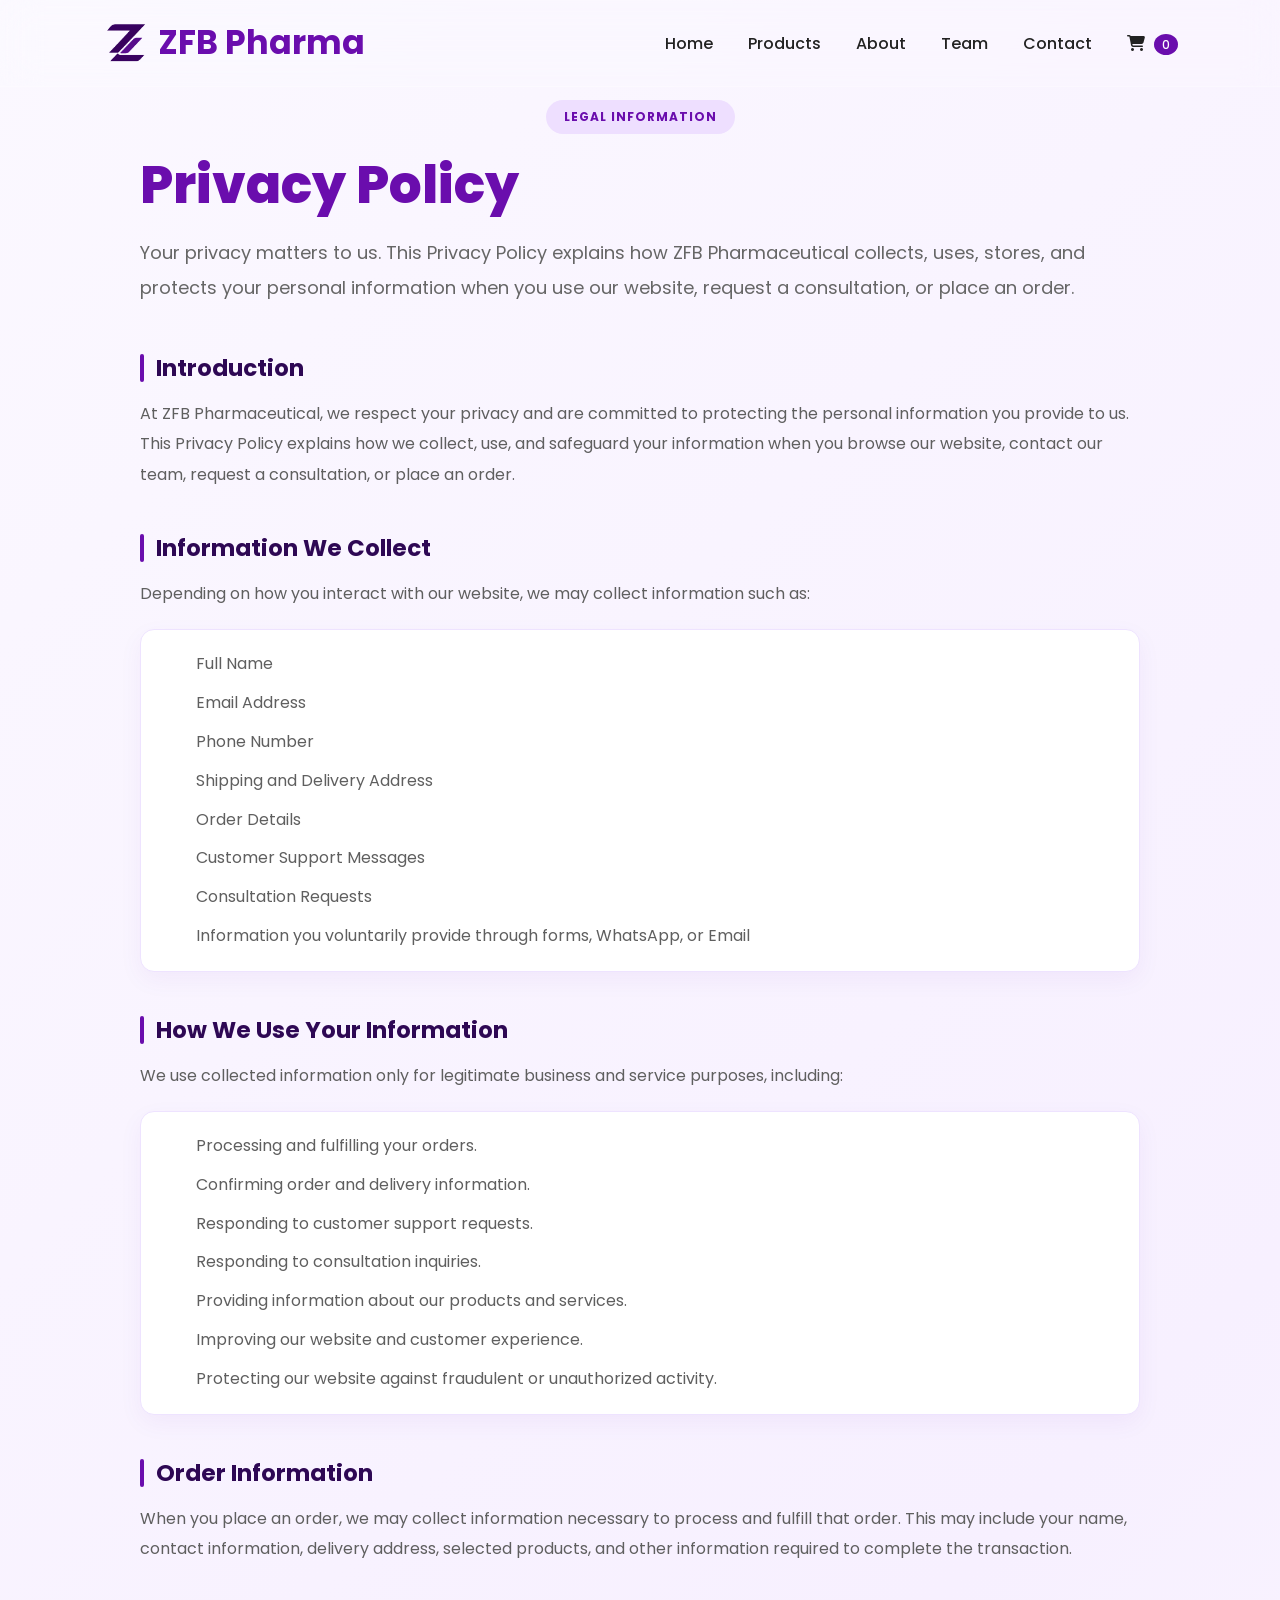
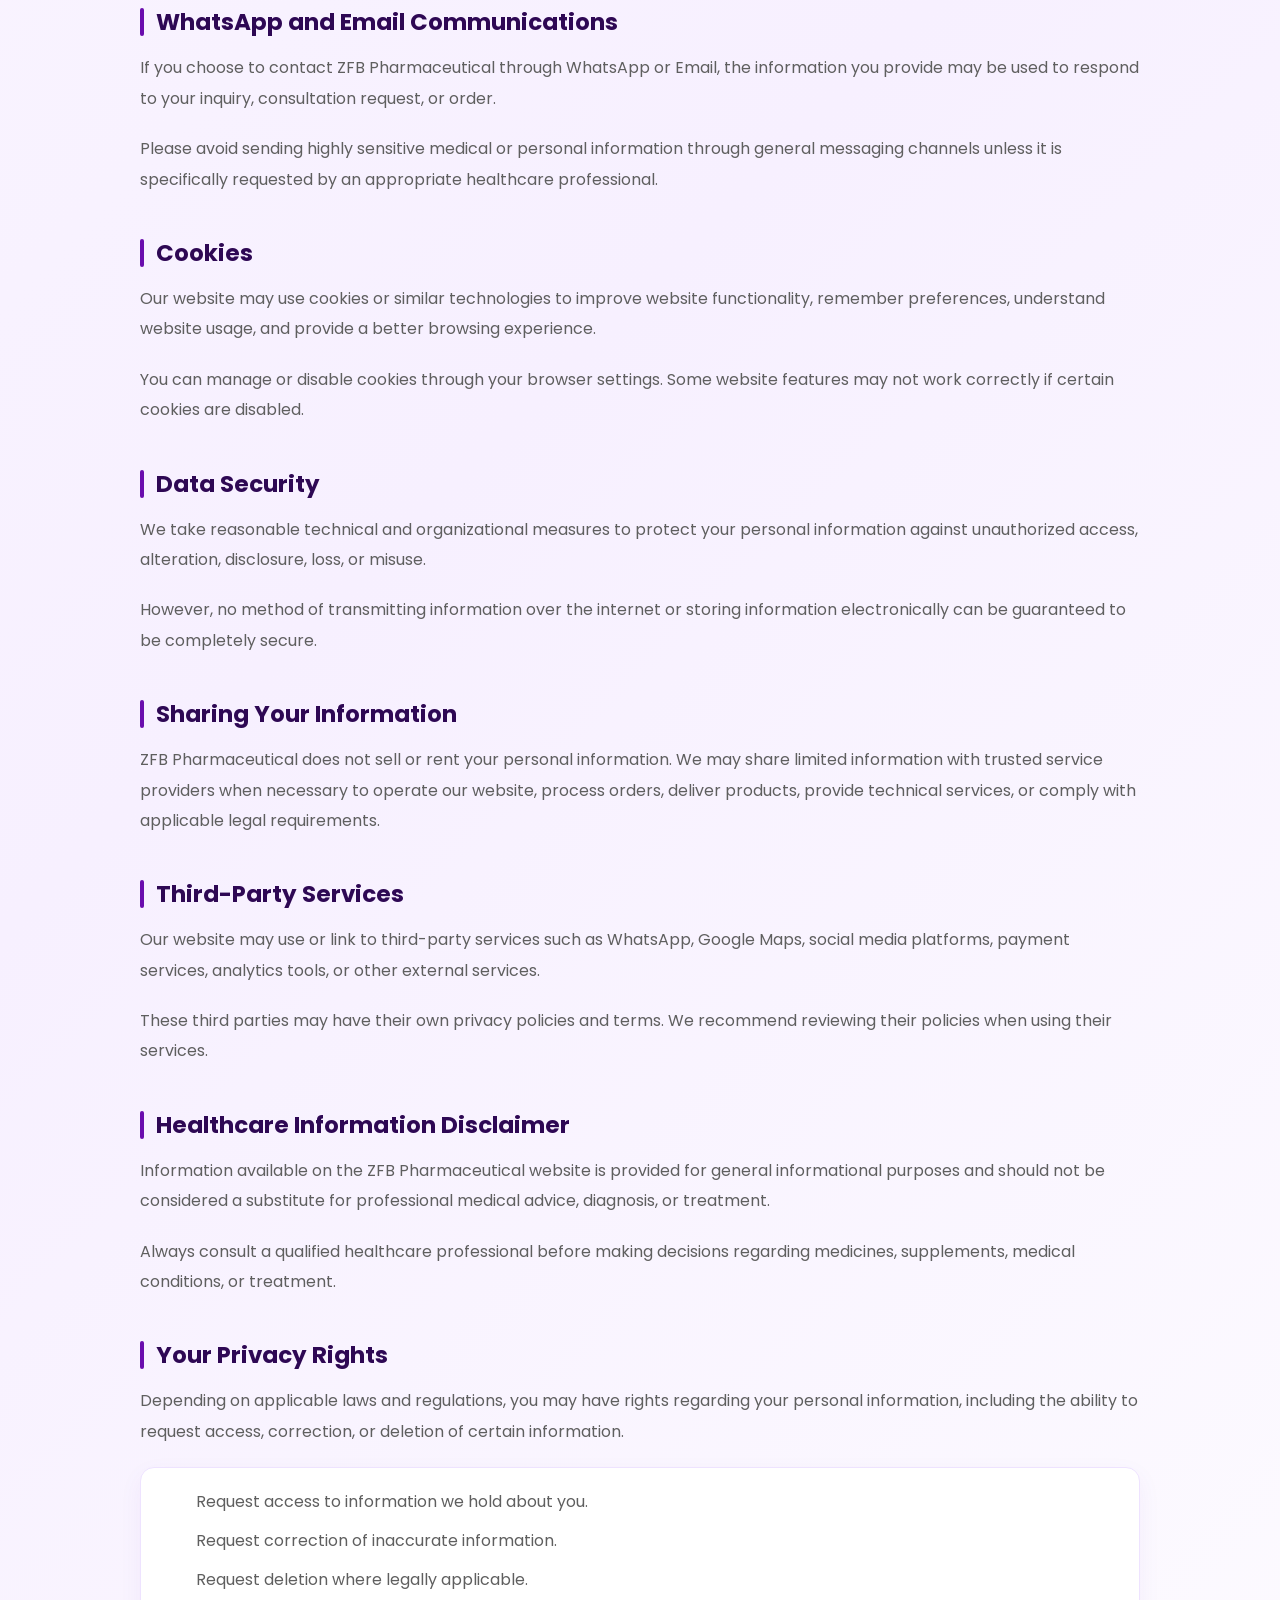
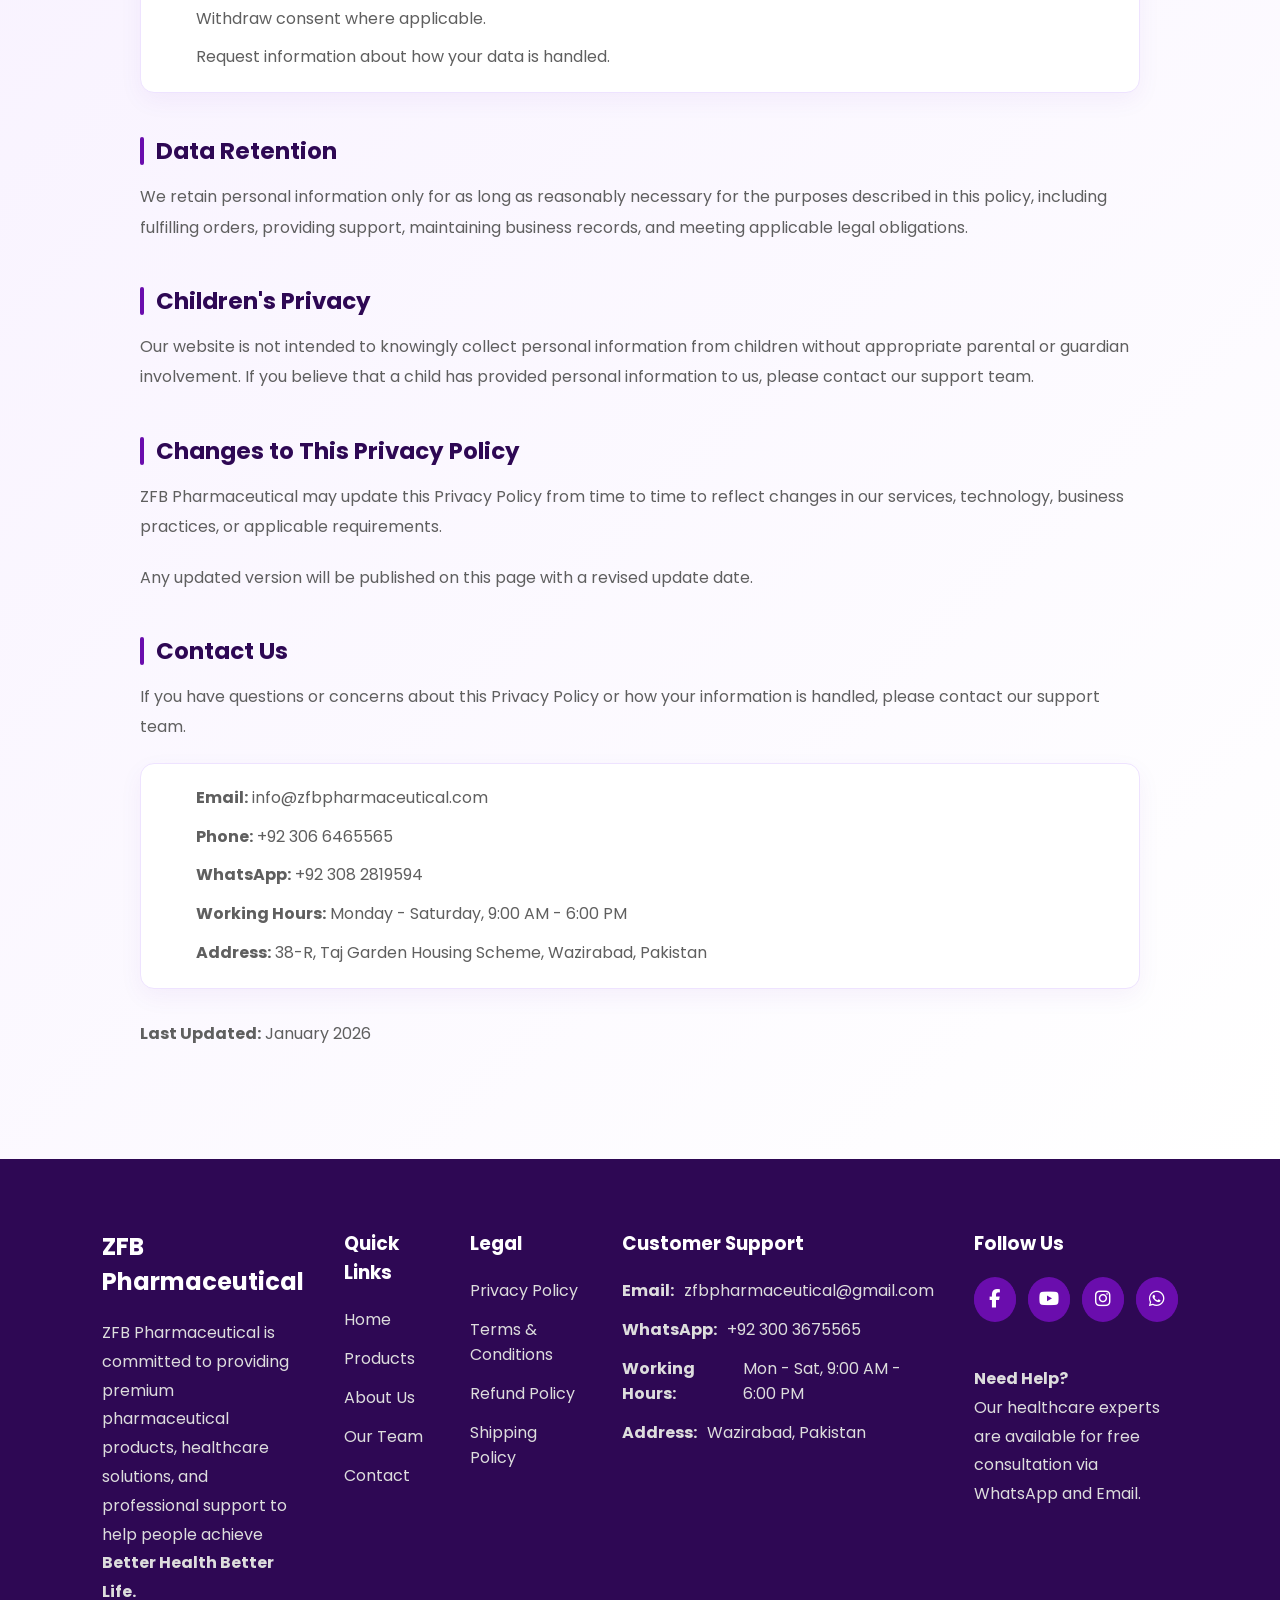
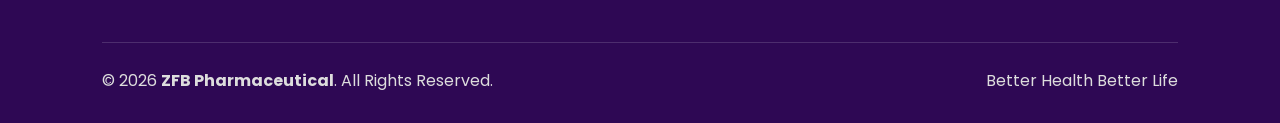
<file: privacy.html>
<!DOCTYPE html>
<html lang="en">

<head>

    <meta charset="UTF-8">

    <meta name="viewport" content="width=device-width, initial-scale=1.0">

    <title>Privacy Policy | ZFB Pharmaceutical</title>

    <link rel="icon" type="image/png" href="assets/logo.png">
    <link rel="preconnect" href="https://fonts.googleapis.com">

    <link href="https://fonts.googleapis.com/css2?family=Poppins:wght@300;400;500;600;700;800&display=swap"
        rel="stylesheet">

    <link rel="stylesheet" href="https://cdnjs.cloudflare.com/ajax/libs/font-awesome/6.6.0/css/all.min.css">

    <!-- MAIN WEBSITE CSS -->
    <link rel="stylesheet" href="css/style.css">

    <!-- LEGAL PAGE CSS -->
    <link rel="stylesheet" href="css/legal.css">

</head>

<body>

    <!-- =====================================================
         NAVBAR
    ====================================================== -->

    <div id="navbar"></div>


    <!-- =====================================================
         PRIVACY POLICY
    ====================================================== -->

    <main class="legal-page">

        <h2>Privacy Policy</h2>

        <p>
            Your privacy matters to us. This Privacy Policy explains
            how ZFB Pharmaceutical collects, uses, stores, and protects your
            personal information when you use our website, request
            a consultation, or place an order.
        </p>


        <!-- Introduction -->

        <h3>Introduction</h3>

        <p>
            At ZFB Pharmaceutical, we respect your privacy and are committed
            to protecting the personal information you provide to us.
            This Privacy Policy explains how we collect, use, and
            safeguard your information when you browse our website,
            contact our team, request a consultation, or place an
            order.
        </p>


        <!-- Information We Collect -->

        <h3>Information We Collect</h3>

        <p>
            Depending on how you interact with our website, we may
            collect information such as:
        </p>

        <ul>

            <li>Full Name</li>

            <li>Email Address</li>

            <li>Phone Number</li>

            <li>Shipping and Delivery Address</li>

            <li>Order Details</li>

            <li>Customer Support Messages</li>

            <li>Consultation Requests</li>

            <li>Information you voluntarily provide through forms,
                WhatsApp, or Email</li>

        </ul>


        <!-- How We Use Information -->

        <h3>How We Use Your Information</h3>

        <p>
            We use collected information only for legitimate business
            and service purposes, including:
        </p>

        <ul>

            <li>
                Processing and fulfilling your orders.
            </li>

            <li>
                Confirming order and delivery information.
            </li>

            <li>
                Responding to customer support requests.
            </li>

            <li>
                Responding to consultation inquiries.
            </li>

            <li>
                Providing information about our products and services.
            </li>

            <li>
                Improving our website and customer experience.
            </li>

            <li>
                Protecting our website against fraudulent or
                unauthorized activity.
            </li>

        </ul>


        <!-- Order Information -->

        <h3>Order Information</h3>

        <p>
            When you place an order, we may collect information
            necessary to process and fulfill that order. This may
            include your name, contact information, delivery address,
            selected products, and other information required to
            complete the transaction.
        </p>


        <!-- WhatsApp and Email -->

        <h3>WhatsApp and Email Communications</h3>

        <p>
            If you choose to contact ZFB Pharmaceutical through WhatsApp or
            Email, the information you provide may be used to respond
            to your inquiry, consultation request, or order.
        </p>

        <p>
            Please avoid sending highly sensitive medical or personal
            information through general messaging channels unless it
            is specifically requested by an appropriate healthcare
            professional.
        </p>


        <!-- Cookies -->

        <h3>Cookies</h3>

        <p>
            Our website may use cookies or similar technologies to
            improve website functionality, remember preferences,
            understand website usage, and provide a better browsing
            experience.
        </p>

        <p>
            You can manage or disable cookies through your browser
            settings. Some website features may not work correctly
            if certain cookies are disabled.
        </p>


        <!-- Data Security -->

        <h3>Data Security</h3>

        <p>
            We take reasonable technical and organizational measures
            to protect your personal information against unauthorized
            access, alteration, disclosure, loss, or misuse.
        </p>

        <p>
            However, no method of transmitting information over the
            internet or storing information electronically can be
            guaranteed to be completely secure.
        </p>


        <!-- Sharing Information -->

        <h3>Sharing Your Information</h3>

        <p>
            ZFB Pharmaceutical does not sell or rent your personal information.
            We may share limited information with trusted service
            providers when necessary to operate our website, process
            orders, deliver products, provide technical services, or
            comply with applicable legal requirements.
        </p>


        <!-- Third Party -->

        <h3>Third-Party Services</h3>

        <p>
            Our website may use or link to third-party services such
            as WhatsApp, Google Maps, social media platforms, payment
            services, analytics tools, or other external services.
        </p>

        <p>
            These third parties may have their own privacy policies
            and terms. We recommend reviewing their policies when
            using their services.
        </p>


        <!-- Healthcare Disclaimer -->

        <h3>Healthcare Information Disclaimer</h3>

        <p>
            Information available on the ZFB Pharmaceutical website is
            provided for general informational purposes and should
            not be considered a substitute for professional medical
            advice, diagnosis, or treatment.
        </p>

        <p>
            Always consult a qualified healthcare professional before
            making decisions regarding medicines, supplements,
            medical conditions, or treatment.
        </p>


        <!-- Customer Rights -->

        <h3>Your Privacy Rights</h3>

        <p>
            Depending on applicable laws and regulations, you may have
            rights regarding your personal information, including the
            ability to request access, correction, or deletion of
            certain information.
        </p>

        <ul>

            <li>
                Request access to information we hold about you.
            </li>

            <li>
                Request correction of inaccurate information.
            </li>

            <li>
                Request deletion where legally applicable.
            </li>

            <li>
                Withdraw consent where applicable.
            </li>

            <li>
                Request information about how your data is handled.
            </li>

        </ul>


        <!-- Data Retention -->

        <h3>Data Retention</h3>

        <p>
            We retain personal information only for as long as
            reasonably necessary for the purposes described in this
            policy, including fulfilling orders, providing support,
            maintaining business records, and meeting applicable
            legal obligations.
        </p>


        <!-- Children -->

        <h3>Children's Privacy</h3>

        <p>
            Our website is not intended to knowingly collect personal
            information from children without appropriate parental or
            guardian involvement. If you believe that a child has
            provided personal information to us, please contact our
            support team.
        </p>


        <!-- Policy Updates -->

        <h3>Changes to This Privacy Policy</h3>

        <p>
            ZFB Pharmaceutical may update this Privacy Policy from time to
            time to reflect changes in our services, technology,
            business practices, or applicable requirements.
        </p>

        <p>
            Any updated version will be published on this page with
            a revised update date.
        </p>


        <!-- Contact -->

        <h3>Contact Us</h3>

        <p>
            If you have questions or concerns about this Privacy
            Policy or how your information is handled, please contact
            our support team.
        </p>

        <ul>

            <li>
                <strong>Email:</strong>
                info@zfbpharmaceutical.com
            </li>

            <li><strong>Phone:</strong> +92 306 6465565</li>

            <li><strong>WhatsApp:</strong> +92 308 2819594</li>

            <li>
                <strong>Working Hours:</strong>
                Monday - Saturday, 9:00 AM - 6:00 PM
            </li>

            <li><strong>Address:</strong> 38-R, Taj Garden Housing Scheme, Wazirabad, Pakistan</li>

        </ul>


        <!-- Last Updated -->

        <p class="legal-last-update">

            <strong>Last Updated:</strong>
            January 2026

        </p>

    </main>


    <!-- =====================================================
         FOOTER
    ====================================================== -->

    <div id="footer"></div>


    <!-- =====================================================
         JAVASCRIPT
    ====================================================== -->

    <script src="js/include.js"></script>

    <script src="js/app.js"></script>

</body>

</html>
</file>
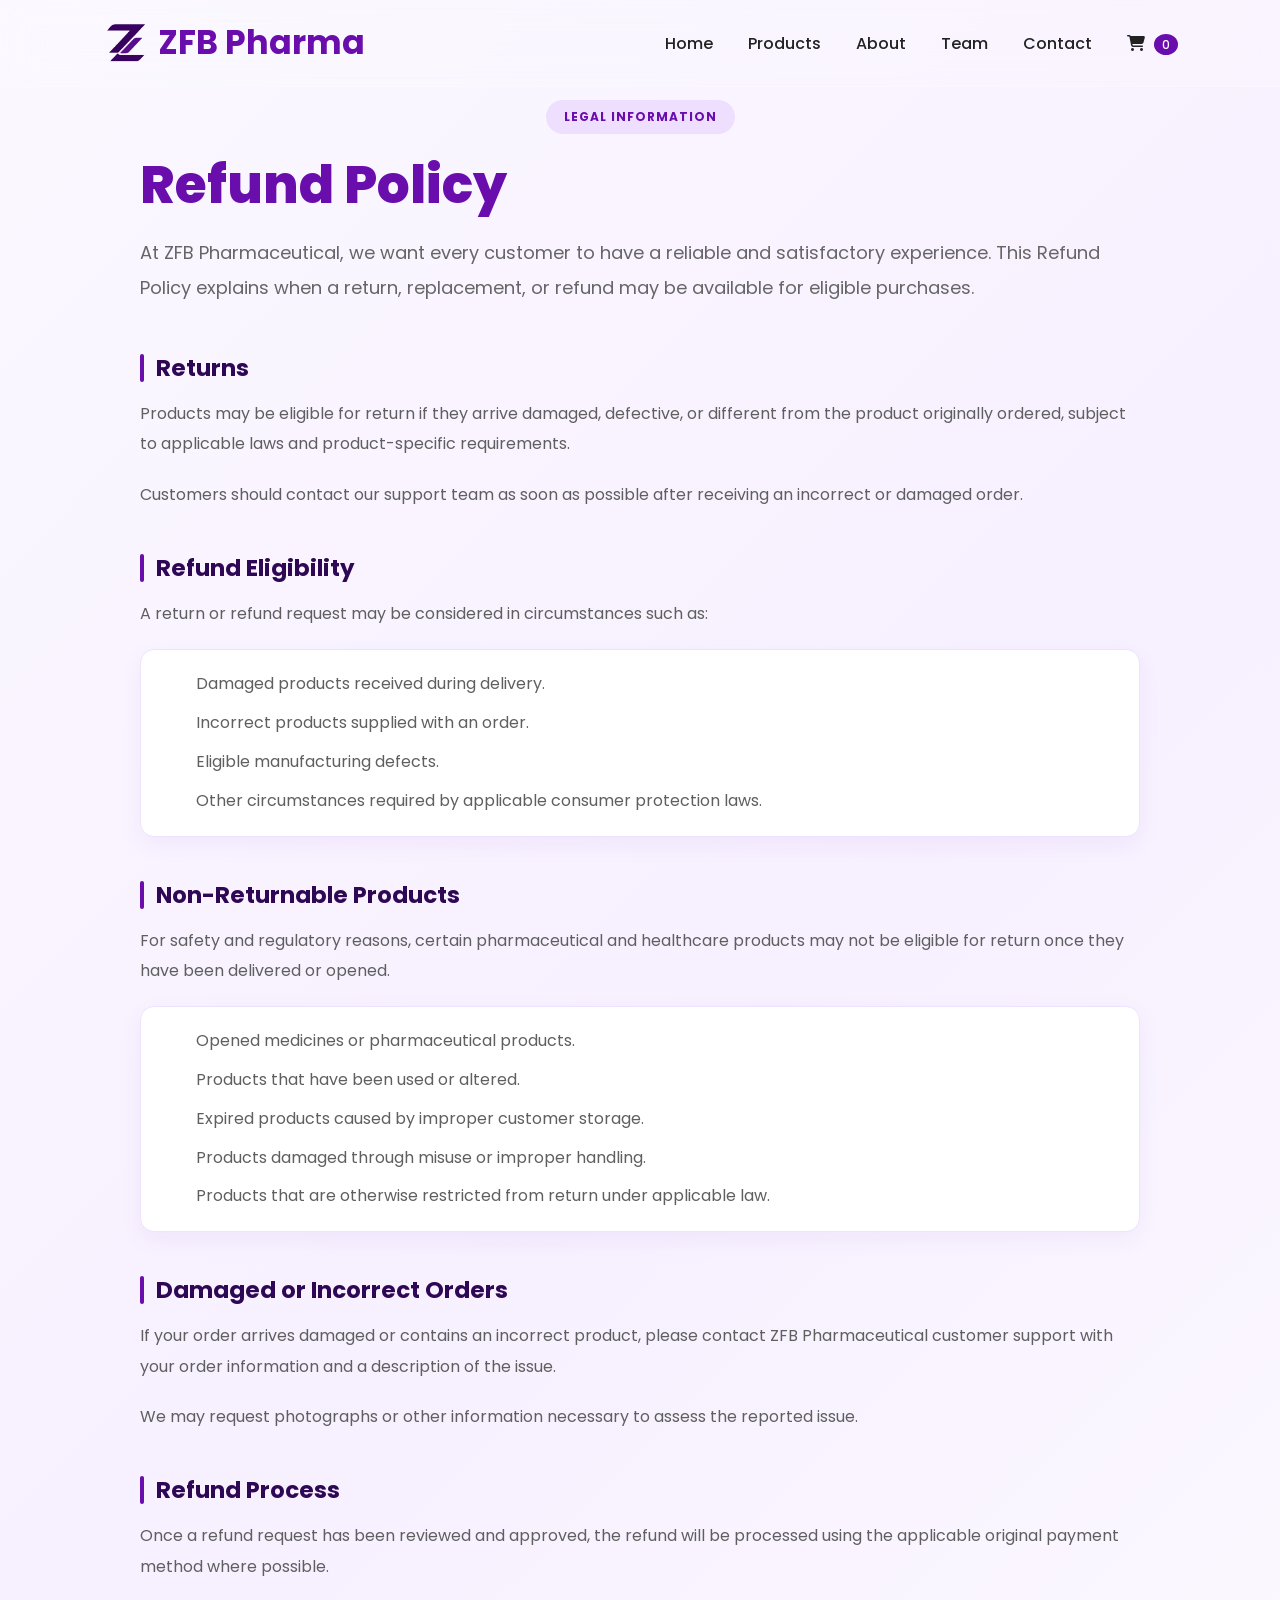
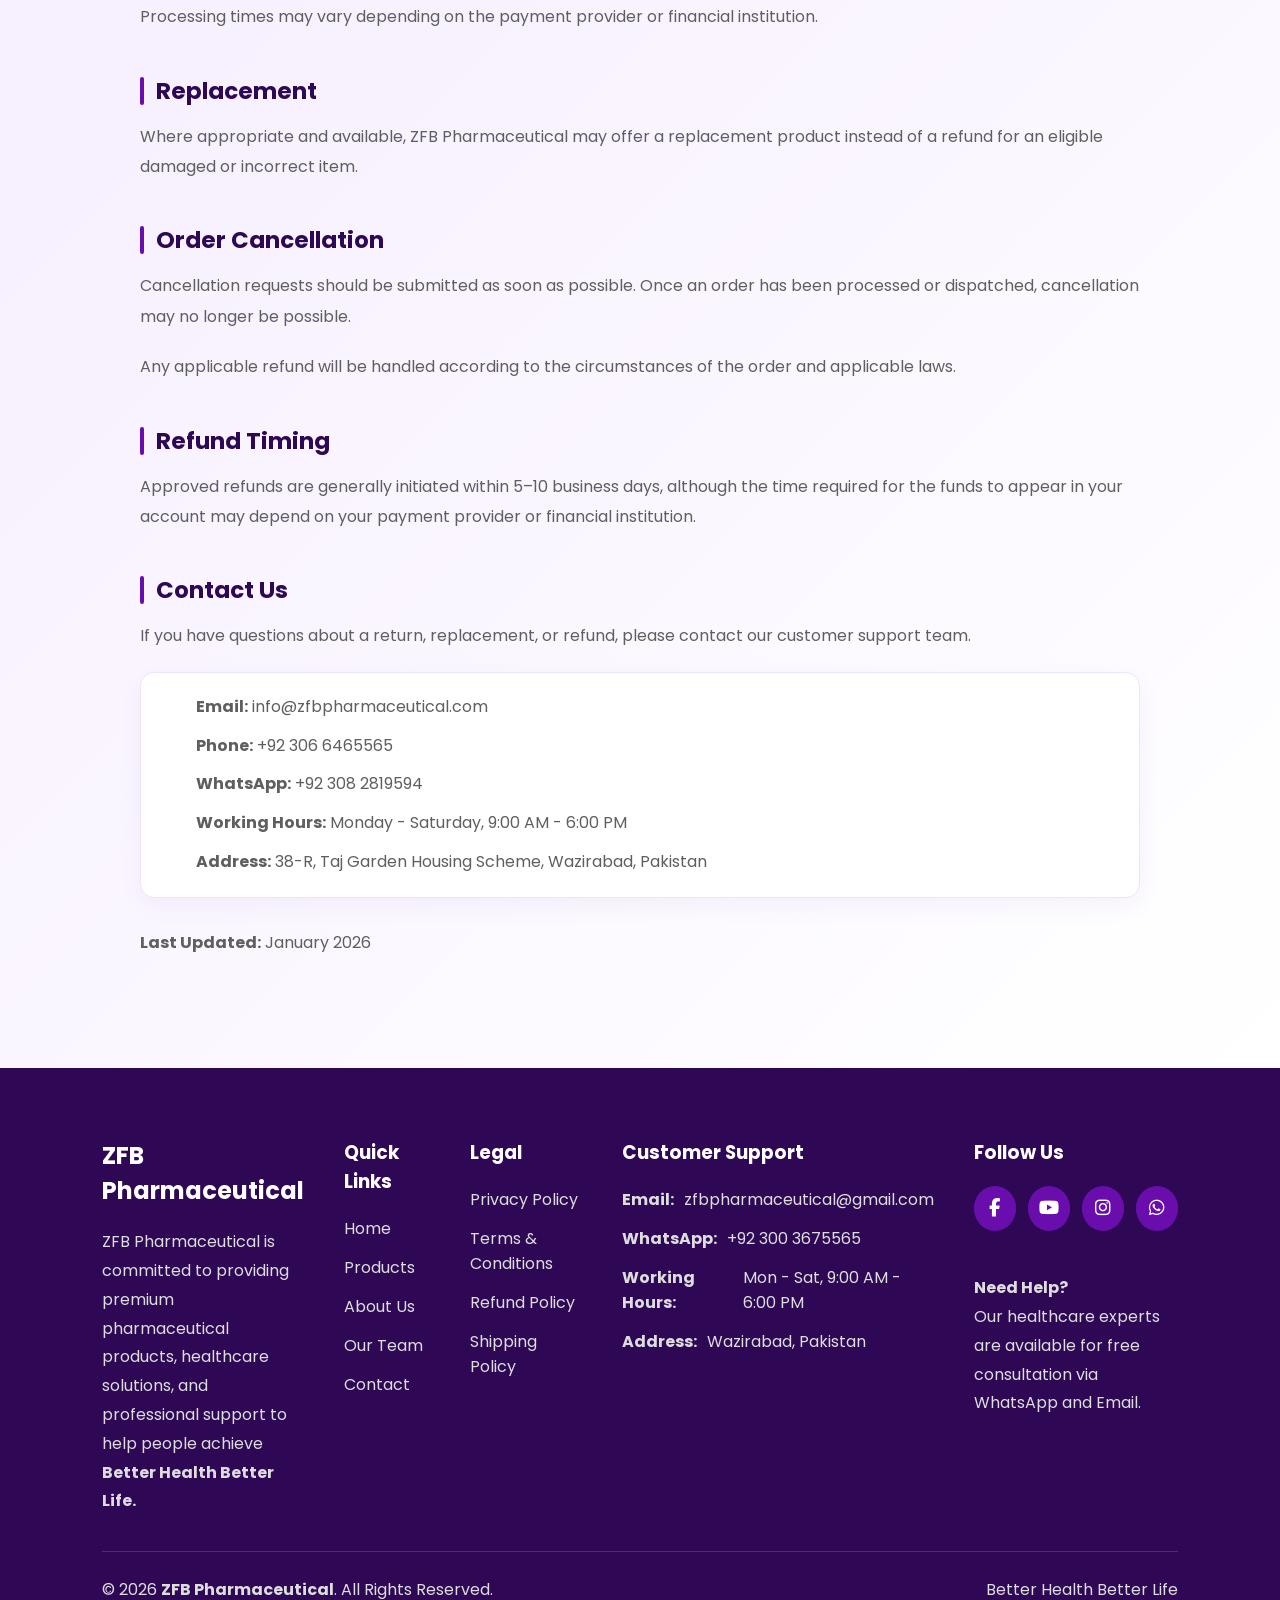
<file: refund.html>
<!DOCTYPE html>
<html lang="en">

<head>

    <meta charset="UTF-8">

    <meta name="viewport" content="width=device-width, initial-scale=1.0">

    <title>Refund Policy | ZFB Pharmaceutical</title>

    <link rel="icon" type="image/png" href="assets/logo.png">
    <link rel="preconnect" href="https://fonts.googleapis.com">

    <link href="https://fonts.googleapis.com/css2?family=Poppins:wght@300;400;500;600;700;800&display=swap"
        rel="stylesheet">

    <link rel="stylesheet" href="https://cdnjs.cloudflare.com/ajax/libs/font-awesome/6.6.0/css/all.min.css">

    <!-- MAIN WEBSITE CSS -->
    <link rel="stylesheet" href="css/style.css">

    <!-- LEGAL PAGE CSS -->
    <link rel="stylesheet" href="css/legal.css">

</head>

<body>

    <!-- =====================================================
         NAVBAR
    ====================================================== -->

    <div id="navbar"></div>


    <!-- =====================================================
         REFUND POLICY
    ====================================================== -->

    <main class="legal-page">

        <h2>Refund Policy</h2>

        <p>
            At ZFB Pharmaceutical, we want every customer to have a reliable
            and satisfactory experience. This Refund Policy explains
            when a return, replacement, or refund may be available
            for eligible purchases.
        </p>


        <!-- Returns -->

        <h3>Returns</h3>

        <p>
            Products may be eligible for return if they arrive
            damaged, defective, or different from the product
            originally ordered, subject to applicable laws and
            product-specific requirements.
        </p>

        <p>
            Customers should contact our support team as soon as
            possible after receiving an incorrect or damaged order.
        </p>


        <!-- Refund Eligibility -->

        <h3>Refund Eligibility</h3>

        <p>
            A return or refund request may be considered in
            circumstances such as:
        </p>

        <ul>

            <li>
                Damaged products received during delivery.
            </li>

            <li>
                Incorrect products supplied with an order.
            </li>

            <li>
                Eligible manufacturing defects.
            </li>

            <li>
                Other circumstances required by applicable
                consumer protection laws.
            </li>

        </ul>


        <!-- Non Returnable -->

        <h3>Non-Returnable Products</h3>

        <p>
            For safety and regulatory reasons, certain pharmaceutical
            and healthcare products may not be eligible for return
            once they have been delivered or opened.
        </p>

        <ul>

            <li>
                Opened medicines or pharmaceutical products.
            </li>

            <li>
                Products that have been used or altered.
            </li>

            <li>
                Expired products caused by improper customer storage.
            </li>

            <li>
                Products damaged through misuse or improper handling.
            </li>

            <li>
                Products that are otherwise restricted from return
                under applicable law.
            </li>

        </ul>


        <!-- Damaged Orders -->

        <h3>Damaged or Incorrect Orders</h3>

        <p>
            If your order arrives damaged or contains an incorrect
            product, please contact ZFB Pharmaceutical customer support with
            your order information and a description of the issue.
        </p>

        <p>
            We may request photographs or other information necessary
            to assess the reported issue.
        </p>


        <!-- Refund Process -->

        <h3>Refund Process</h3>

        <p>
            Once a refund request has been reviewed and approved,
            the refund will be processed using the applicable original
            payment method where possible.
        </p>

        <p>
            Processing times may vary depending on the payment
            provider or financial institution.
        </p>


        <!-- Replacement -->

        <h3>Replacement</h3>

        <p>
            Where appropriate and available, ZFB Pharmaceutical may offer a
            replacement product instead of a refund for an eligible
            damaged or incorrect item.
        </p>


        <!-- Cancellation -->

        <h3>Order Cancellation</h3>

        <p>
            Cancellation requests should be submitted as soon as
            possible. Once an order has been processed or dispatched,
            cancellation may no longer be possible.
        </p>

        <p>
            Any applicable refund will be handled according to the
            circumstances of the order and applicable laws.
        </p>


        <!-- Refund Timing -->

        <h3>Refund Timing</h3>

        <p>
            Approved refunds are generally initiated within
            5–10 business days, although the time required for the
            funds to appear in your account may depend on your
            payment provider or financial institution.
        </p>


        <!-- Contact -->

        <h3>Contact Us</h3>

        <p>
            If you have questions about a return, replacement, or
            refund, please contact our customer support team.
        </p>

        <ul>

            <li>
                <strong>Email:</strong>
                info@zfbpharmaceutical.com
            </li>

            <li><strong>Phone:</strong> +92 306 6465565</li>

            <li><strong>WhatsApp:</strong> +92 308 2819594</li>

            <li>
                <strong>Working Hours:</strong>
                Monday - Saturday, 9:00 AM - 6:00 PM
            </li>

            <li><strong>Address:</strong> 38-R, Taj Garden Housing Scheme, Wazirabad, Pakistan</li>

        </ul>


        <!-- Last Updated -->

        <p class="legal-last-update">

            <strong>Last Updated:</strong>
            January 2026

        </p>

    </main>


    <!-- =====================================================
         FOOTER
    ====================================================== -->

    <div id="footer"></div>


    <!-- =====================================================
         JAVASCRIPT
    ====================================================== -->

    <script src="js/include.js"></script>

    <script src="js/app.js"></script>

</body>

</html>
</file>
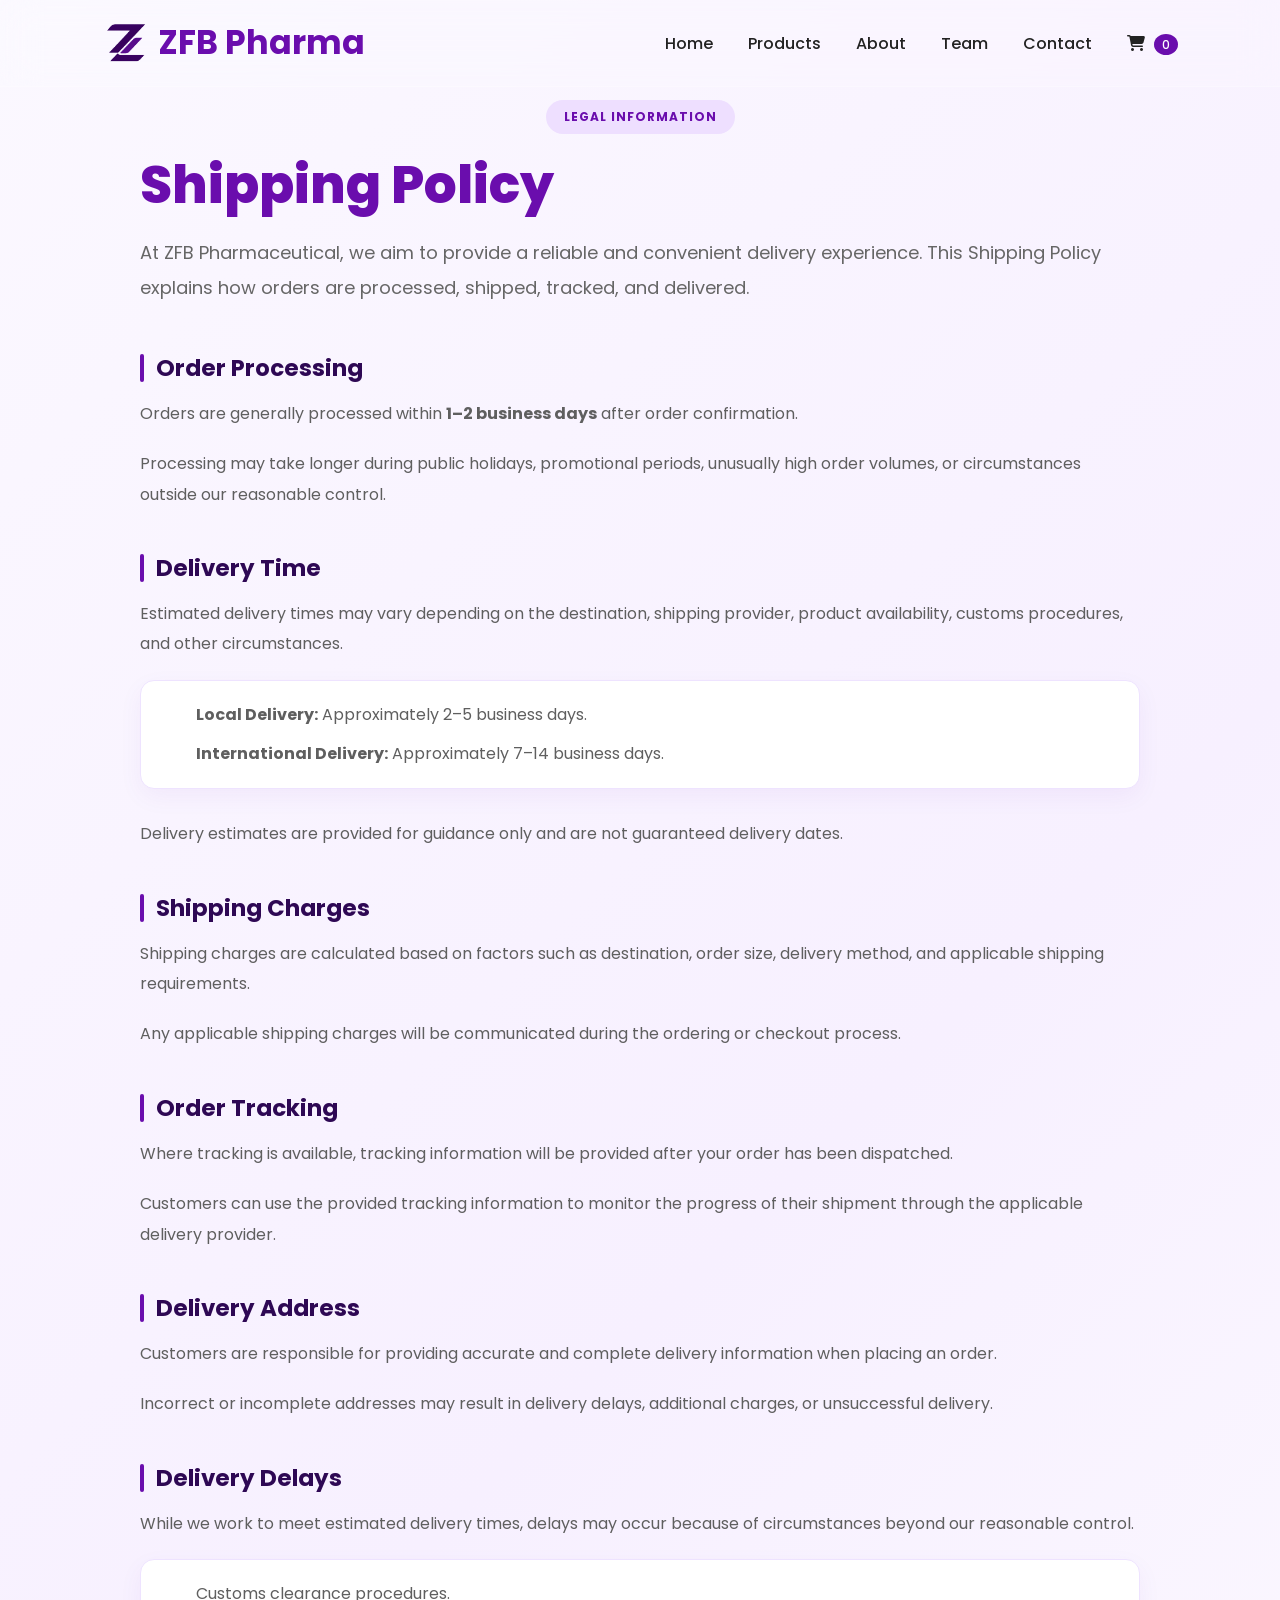
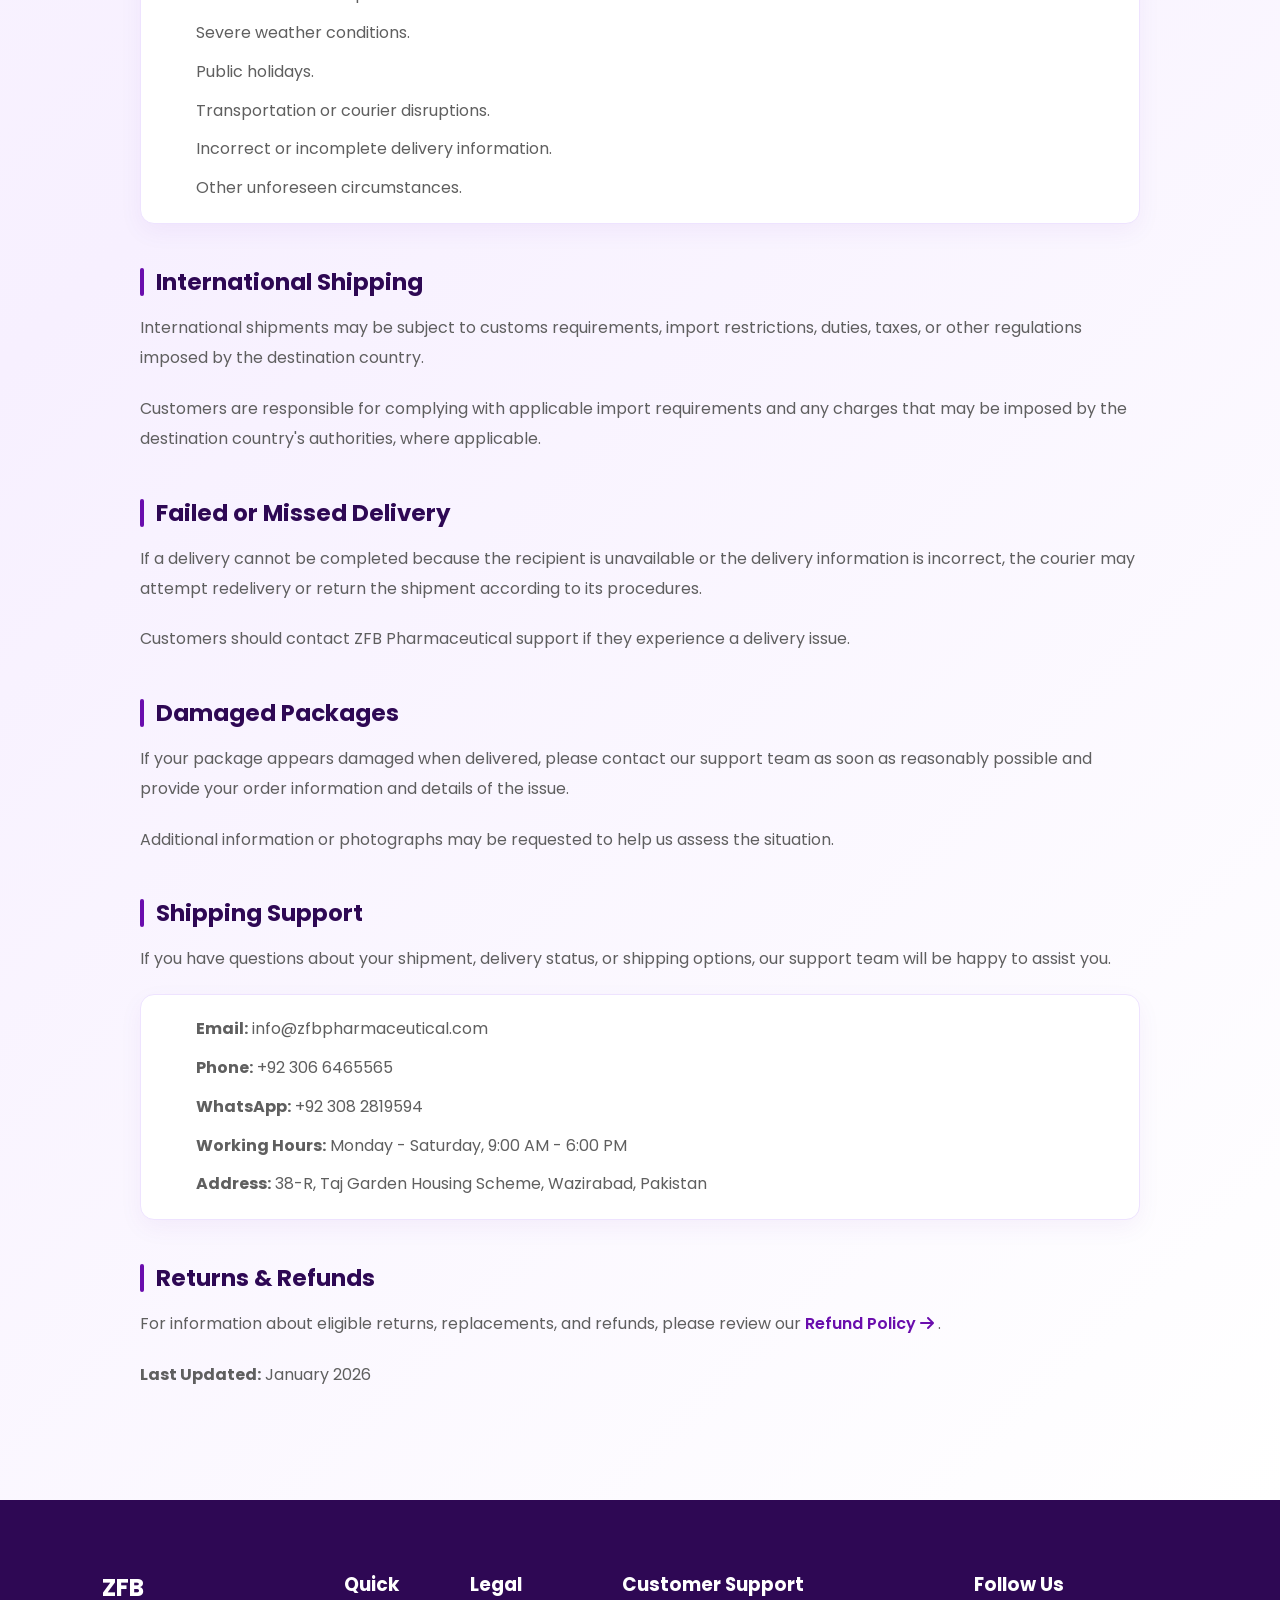
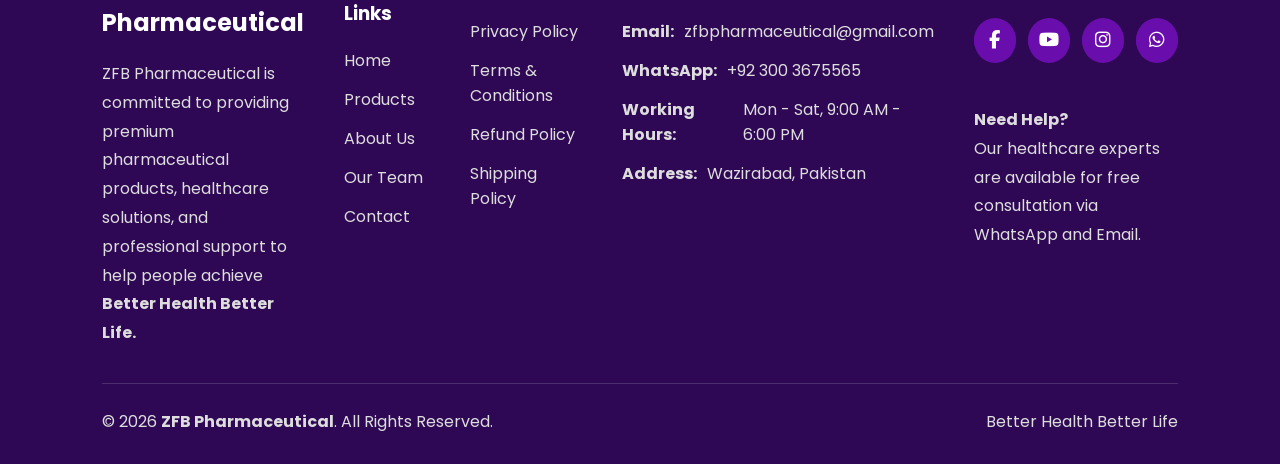
<file: shipping.html>
<!DOCTYPE html>
<html lang="en">

<head>

    <meta charset="UTF-8">

    <meta name="viewport" content="width=device-width, initial-scale=1.0">

    <title>Shipping Policy | ZFB Pharmaceutical</title>

    <link rel="icon" type="image/png" href="assets/logo.png">
    <link rel="preconnect" href="https://fonts.googleapis.com">

    <link href="https://fonts.googleapis.com/css2?family=Poppins:wght@300;400;500;600;700;800&display=swap"
        rel="stylesheet">

    <link rel="stylesheet" href="https://cdnjs.cloudflare.com/ajax/libs/font-awesome/6.6.0/css/all.min.css">

    <!-- MAIN WEBSITE CSS -->
    <link rel="stylesheet" href="css/style.css">

    <!-- LEGAL PAGE CSS -->
    <link rel="stylesheet" href="css/legal.css">

</head>

<body>


    <!-- =====================================================
         NAVBAR
    ====================================================== -->

    <div id="navbar"></div>


    <!-- =====================================================
         SHIPPING POLICY
    ====================================================== -->

    <main class="legal-page">

        <h2>Shipping Policy</h2>

        <p>
            At ZFB Pharmaceutical, we aim to provide a reliable and convenient
            delivery experience. This Shipping Policy explains how
            orders are processed, shipped, tracked, and delivered.
        </p>


        <!-- Order Processing -->

        <h3>Order Processing</h3>

        <p>
            Orders are generally processed within
            <strong>1–2 business days</strong> after order confirmation.
        </p>

        <p>
            Processing may take longer during public holidays,
            promotional periods, unusually high order volumes, or
            circumstances outside our reasonable control.
        </p>


        <!-- Delivery Time -->

        <h3>Delivery Time</h3>

        <p>
            Estimated delivery times may vary depending on the
            destination, shipping provider, product availability,
            customs procedures, and other circumstances.
        </p>

        <ul>

            <li>
                <strong>Local Delivery:</strong>
                Approximately 2–5 business days.
            </li>

            <li>
                <strong>International Delivery:</strong>
                Approximately 7–14 business days.
            </li>

        </ul>

        <p>
            Delivery estimates are provided for guidance only and
            are not guaranteed delivery dates.
        </p>


        <!-- Shipping Charges -->

        <h3>Shipping Charges</h3>

        <p>
            Shipping charges are calculated based on factors such as
            destination, order size, delivery method, and applicable
            shipping requirements.
        </p>

        <p>
            Any applicable shipping charges will be communicated
            during the ordering or checkout process.
        </p>


        <!-- Order Tracking -->

        <h3>Order Tracking</h3>

        <p>
            Where tracking is available, tracking information will
            be provided after your order has been dispatched.
        </p>

        <p>
            Customers can use the provided tracking information to
            monitor the progress of their shipment through the
            applicable delivery provider.
        </p>


        <!-- Delivery Address -->

        <h3>Delivery Address</h3>

        <p>
            Customers are responsible for providing accurate and
            complete delivery information when placing an order.
        </p>

        <p>
            Incorrect or incomplete addresses may result in delivery
            delays, additional charges, or unsuccessful delivery.
        </p>


        <!-- Delivery Delays -->

        <h3>Delivery Delays</h3>

        <p>
            While we work to meet estimated delivery times, delays
            may occur because of circumstances beyond our reasonable
            control.
        </p>

        <ul>

            <li>
                Customs clearance procedures.
            </li>

            <li>
                Severe weather conditions.
            </li>

            <li>
                Public holidays.
            </li>

            <li>
                Transportation or courier disruptions.
            </li>

            <li>
                Incorrect or incomplete delivery information.
            </li>

            <li>
                Other unforeseen circumstances.
            </li>

        </ul>


        <!-- International Orders -->

        <h3>International Shipping</h3>

        <p>
            International shipments may be subject to customs
            requirements, import restrictions, duties, taxes, or
            other regulations imposed by the destination country.
        </p>

        <p>
            Customers are responsible for complying with applicable
            import requirements and any charges that may be imposed
            by the destination country's authorities, where applicable.
        </p>


        <!-- Failed Delivery -->

        <h3>Failed or Missed Delivery</h3>

        <p>
            If a delivery cannot be completed because the recipient
            is unavailable or the delivery information is incorrect,
            the courier may attempt redelivery or return the shipment
            according to its procedures.
        </p>

        <p>
            Customers should contact ZFB Pharmaceutical support if they
            experience a delivery issue.
        </p>


        <!-- Damaged Package -->

        <h3>Damaged Packages</h3>

        <p>
            If your package appears damaged when delivered, please
            contact our support team as soon as reasonably possible
            and provide your order information and details of the
            issue.
        </p>

        <p>
            Additional information or photographs may be requested
            to help us assess the situation.
        </p>


        <!-- Contact -->

        <h3>Shipping Support</h3>

        <p>
            If you have questions about your shipment, delivery
            status, or shipping options, our support team will be
            happy to assist you.
        </p>

        <ul>

            <li>
                <strong>Email:</strong>
                info@zfbpharmaceutical.com
            </li>

            <li><strong>Phone:</strong> +92 306 6465565</li>

            <li><strong>WhatsApp:</strong> +92 308 2819594</li>

            <li>
                <strong>Working Hours:</strong>
                Monday - Saturday, 9:00 AM - 6:00 PM
            </li>

            <li><strong>Address:</strong> 38-R, Taj Garden Housing Scheme, Wazirabad, Pakistan</li>

        </ul>


        <!-- Related Policy -->

        <h3>Returns & Refunds</h3>

        <p>
            For information about eligible returns, replacements,
            and refunds, please review our
            <a href="refund.html">
                Refund Policy
                <i class="fa-solid fa-arrow-right"></i>
            </a>.
        </p>


        <!-- Last Updated -->

        <p class="legal-last-update">

            <strong>Last Updated:</strong>
            January 2026

        </p>

    </main>


    <!-- =====================================================
         FOOTER
    ====================================================== -->

    <div id="footer"></div>


    <!-- =====================================================
         JAVASCRIPT
    ====================================================== -->

    <script src="js/include.js"></script>

    <script src="js/app.js"></script>


</body>

</html>
</file>
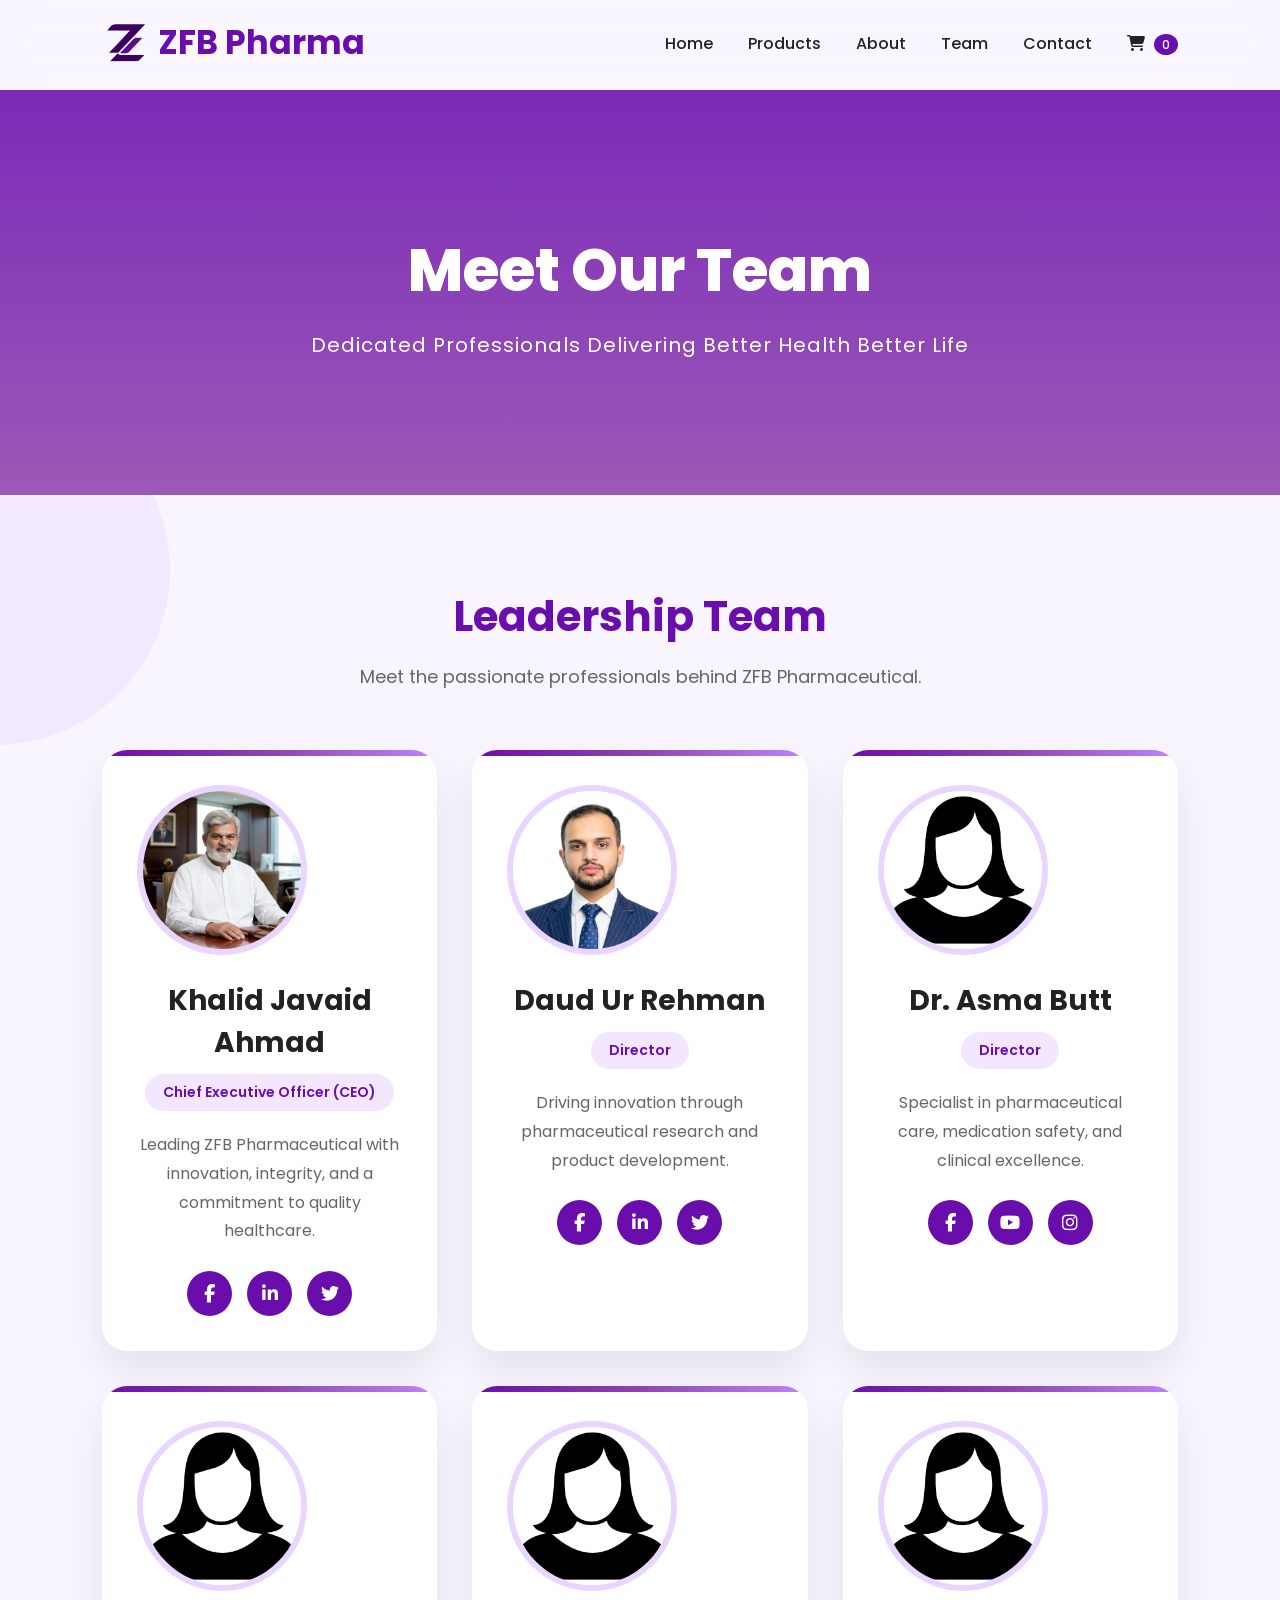
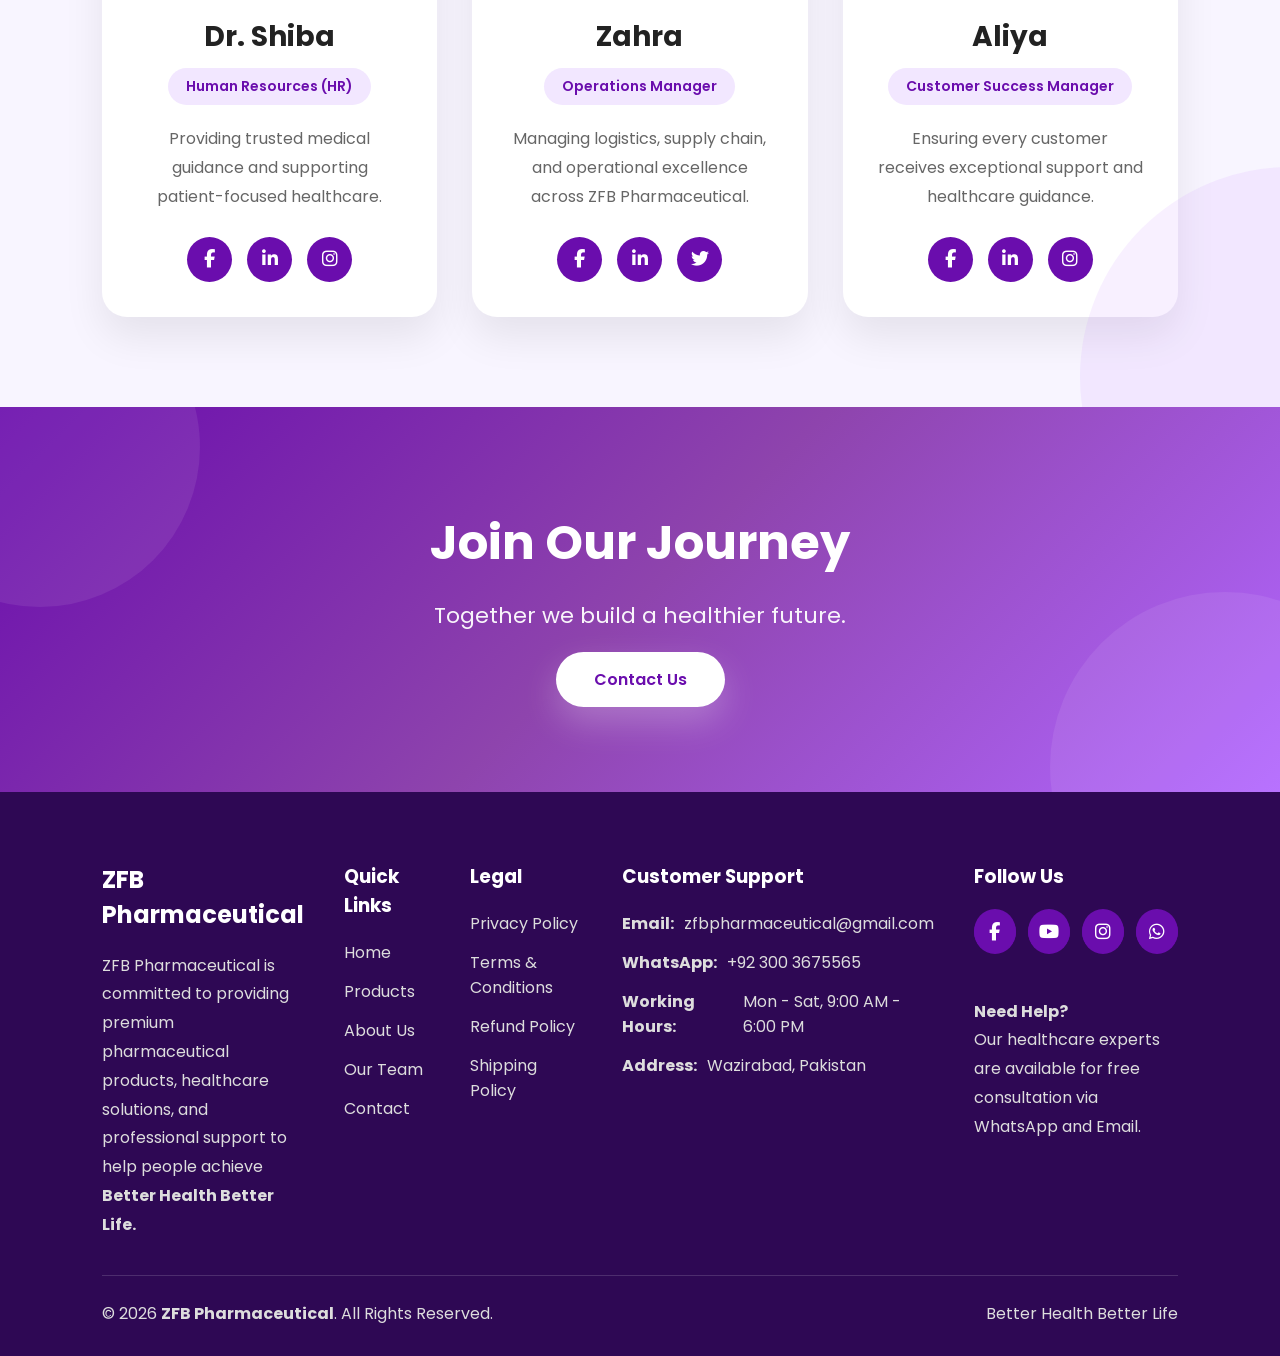
<file: team.html>
<!DOCTYPE html>
<html lang="en">

<head>

    <meta charset="UTF-8">
    <meta name="viewport" content="width=device-width, initial-scale=1.0">

    <title>Our Team | ZFB Pharmaceutical</title>

    <link rel="icon" type="image/png" href="assets/logo.png">
    <link rel="preconnect" href="https://fonts.googleapis.com">

    <link href="https://fonts.googleapis.com/css2?family=Poppins:wght@300;400;500;600;700;800&display=swap"
        rel="stylesheet">

    <link rel="stylesheet" href="https://cdnjs.cloudflare.com/ajax/libs/font-awesome/6.6.0/css/all.min.css">

    <link rel="stylesheet" href="css/style.css">
    <link rel="stylesheet" href="css/team.css">

</head>

<body>

    <!-- Navbar -->
    <div id="navbar"></div>

    <!-- HERO -->

    <section class="team-hero">

        <h1>Meet Our Team</h1>

        <p>

            Dedicated Professionals Delivering Better Health Better Life

        </p>

    </section>

    <!-- TEAM -->

    <section class="team-section">

        <div class="title">

            <h2>Leadership Team</h2>

            <p>

                Meet the passionate professionals behind ZFB Pharmaceutical.

            </p>

        </div>

        <div class="team-grid">

            <!-- Member 1 -->

            <div class="team-card">

                <img src="/assets/ceo.jpeg" alt="CEO">

                <h3>Khalid Javaid Ahmad</h3>

                <span>Chief Executive Officer (CEO)</span>

                <p>

                    Leading ZFB Pharmaceutical with innovation, integrity, and a commitment to quality healthcare.

                </p>

                <div class="team-social">

                    <a href="https://www.facebook.com/share/1DRcNcQqV7/" target="_blank" rel="noopener noreferrer"
                        aria-label="Facebook"><i class="fab fa-facebook-f"></i></a>

                    <a href="https://www.facebook.com/share/1DRcNcQqV7/" target="_blank" rel="noopener noreferrer"
                        aria-label="LinkedIn"><i class="fab fa-linkedin-in"></i></a>

                    <a href="https://www.facebook.com/share/1DRcNcQqV7/" target="_blank" rel="noopener noreferrer"
                        aria-label="Instagram"><i class="fab fa-twitter"></i></a>

                </div>

            </div>

            <!-- Member 2 -->

            <div class="team-card">

                <img src="/assets/md.jpeg" alt="Director">

                <h3>Daud Ur Rehman</h3>

                <span>Director</span>

                <p>

                    Driving innovation through pharmaceutical research and product development.

                </p>

                <div class="team-social">

                    <a href="https://www.facebook.com/share/1CdRFiDvBf/" target="_blank" rel="noopener noreferrer"
                        aria-label="Facebook"><i class="fab fa-facebook-f"></i></a>

                    <a href="https://www.facebook.com/in/daud-ur-rehman?utm_source=share_via&utm_content=profile&utm_medium=member_android"
                        target="_blank" rel="noopener noreferrer" aria-label="LinkedIn"><i
                            class="fab fa-linkedin-in"></i></a>

                    <a href="https://www.facebook.com/daudi1218?igsh=MmpjaWRhc29ydTRi" target="_blank"
                        rel="noopener noreferrer" aria-label="Instagram"><i class="fab fa-twitter"></i></a>

                </div>

            </div>

            <!-- Member 3 -->

            <div class="team-card">

                <img src="/assets/testamonialsGrl.png" alt="HR">

                <h3>Dr. Asma Butt</h3>

                <span>Director</span>

                <p>

                    Specialist in pharmaceutical care, medication safety, and clinical excellence.

                </p>

                <div class="team-social">

                    <a href="https://www.facebook.com/share/1Ec6h1xfc5/" target="_blank" rel="noopener noreferrer"
                        aria-label="Facebook">
                        <i class="fab fa-facebook-f"></i>
                    </a>


                    <a href="https://youtube.com/@zfbpharmaceutical?si=JuH-eNEp5_ePtryx" target="_blank"
                        rel="noopener noreferrer" aria-label="LinkedIn">
                        <i class="fab fa-youtube"></i>
                    </a>


                    <a href="https://www.instagram.com/zfb_pharmaceutical?utm_source=qr&igsh=MXJqY29vaTV6bmFjZQ=="
                        target="_blank" rel="noopener noreferrer" aria-label="Instagram">
                        <i class="fab fa-instagram"></i>
                    </a>

                </div>

            </div>

            <!-- Member 4 -->

            <div class="team-card">

                <img src="/assets/testamonialsGrl.png" alt="HR">

                <h3>Dr. Shiba</h3>

                <span>Human Resources (HR)</span>

                <p>

                    Providing trusted medical guidance and supporting patient-focused healthcare.

                </p>

                <div class="team-social">

                    <a href="#"><i class="fab fa-facebook-f"></i></a>

                    <a href="#"><i class="fab fa-linkedin-in"></i></a>

                    <a href="#"><i class="fab fa-instagram"></i></a>

                </div>

            </div>

            <!-- Member 5 -->

            <div class="team-card">

                <img src="/assets/testamonialsGrl.png" alt="Operations">

                <h3>Zahra</h3>

                <span>Operations Manager</span>

                <p>

                    Managing logistics, supply chain, and operational excellence across ZFB Pharmaceutical.

                </p>

                <div class="team-social">

                    <a href="#"><i class="fab fa-facebook-f"></i></a>

                    <a href="#"><i class="fab fa-linkedin-in"></i></a>

                    <a href="#"><i class="fab fa-twitter"></i></a>

                </div>

            </div>

            <!-- Member 6 -->

            <div class="team-card">

                <img src="/assets/testamonialsGrl.png" alt="Customer Care">

                <h3>Aliya</h3>

                <span>Customer Success Manager</span>

                <p>

                    Ensuring every customer receives exceptional support and healthcare guidance.

                </p>

                <div class="team-social">

                    <a href="#"><i class="fab fa-facebook-f"></i></a>

                    <a href="#"><i class="fab fa-linkedin-in"></i></a>

                    <a href="#"><i class="fab fa-instagram"></i></a>

                </div>

            </div>

        </div>

    </section>

    <!-- CTA -->

    <section class="cta">

        <h2>

            Join Our Journey

        </h2>

        <p>

            Together we build a healthier future.

        </p>

        <a href="contact.html" class="btn">

            Contact Us

        </a>

    </section>

    <!--================ FOOTER ================-->

    <div id="footer"></div>
    <script src="js/include.js"></script>
    <script src="js/app.js"></script>

</body>

</html>
</file>
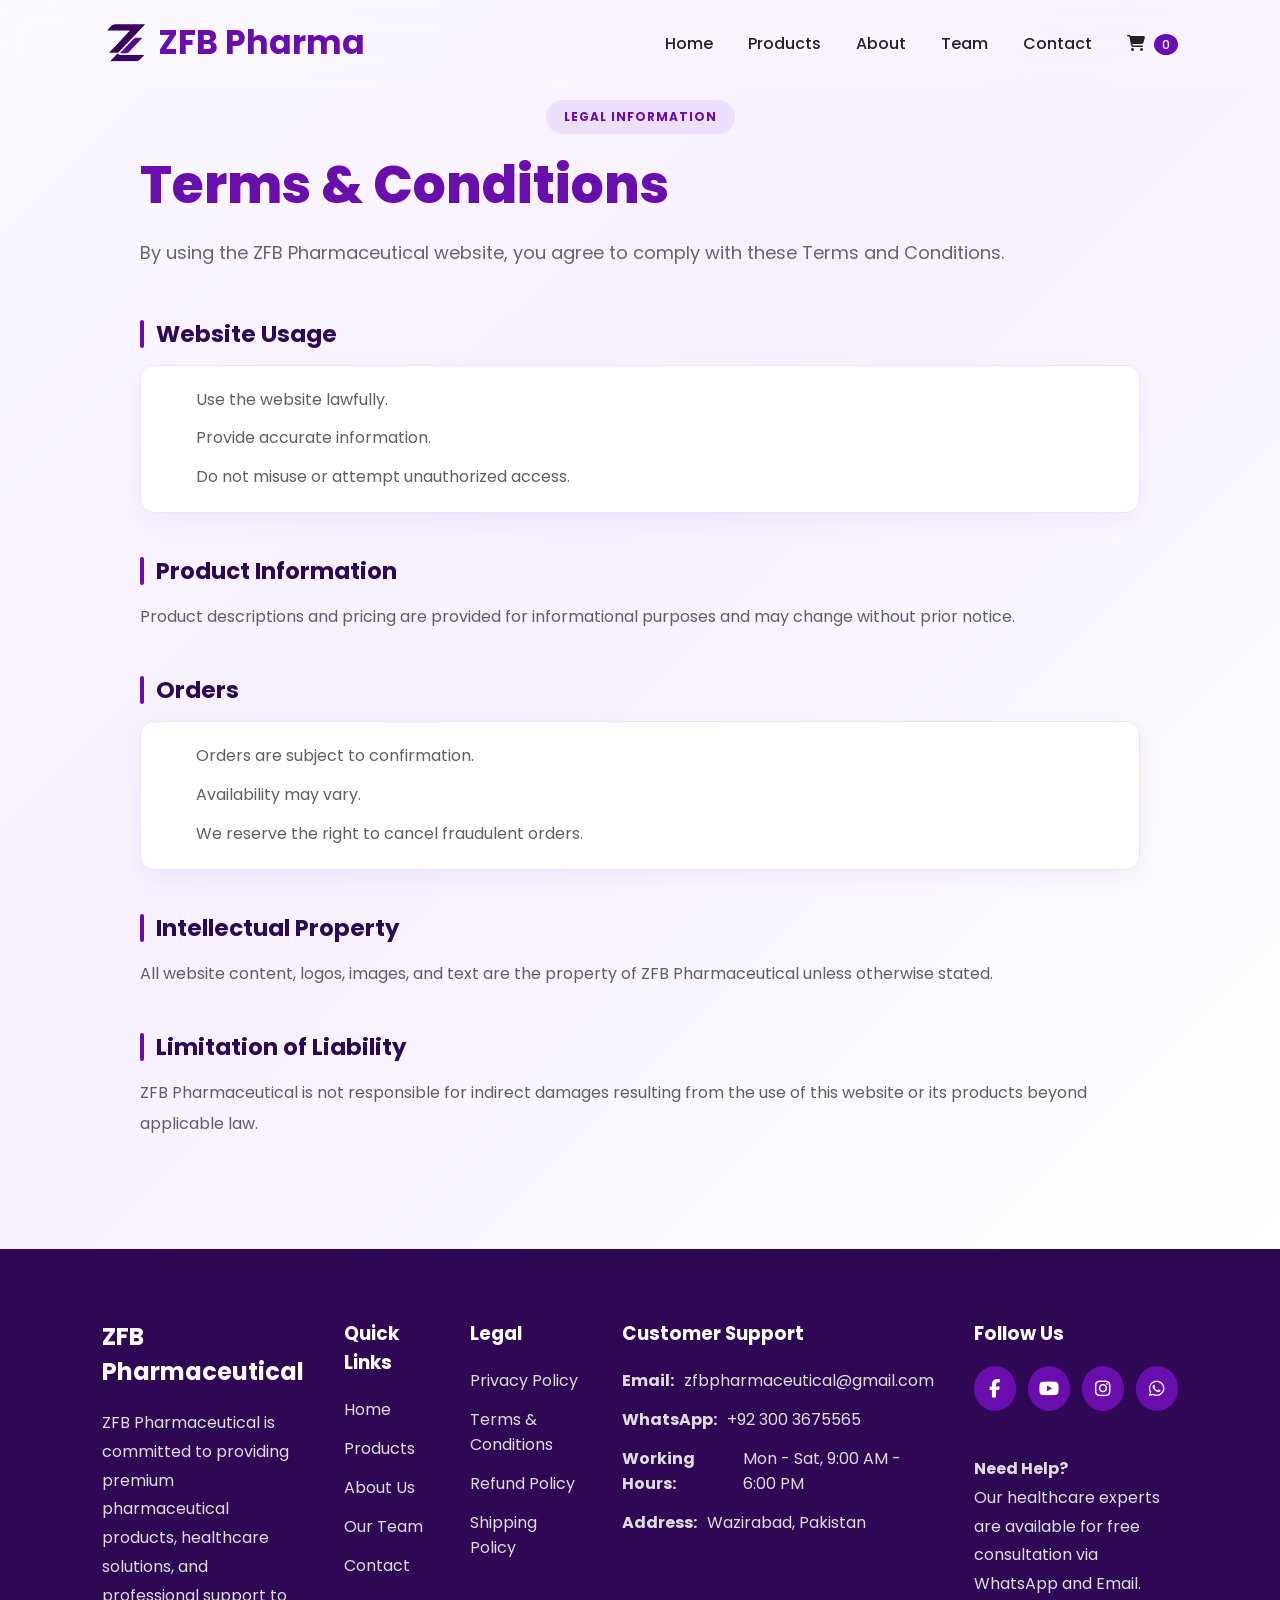
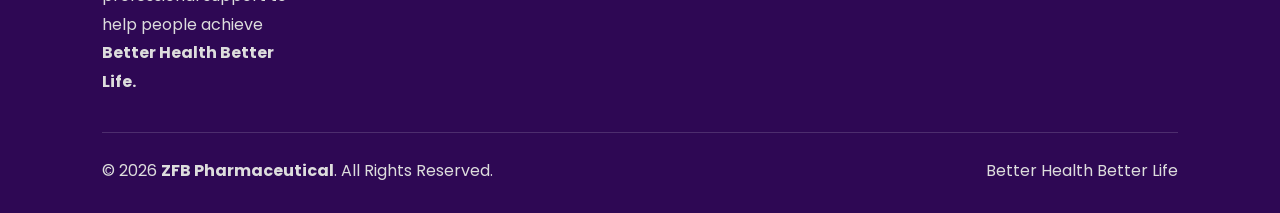
<file: terms.html>
<!DOCTYPE html>
<html lang="en">

<head>

    <meta charset="UTF-8">

    <meta name="viewport" content="width=device-width, initial-scale=1.0">

    <title>Terms & Conditions | ZFB Pharmaceutical</title>

    <link rel="icon" type="image/png" href="assets/logo.png">
    <link rel="preconnect" href="https://fonts.googleapis.com">

    <link href="https://fonts.googleapis.com/css2?family=Poppins:wght@300;400;500;600;700;800&display=swap"
        rel="stylesheet">

    <link rel="stylesheet" href="https://cdnjs.cloudflare.com/ajax/libs/font-awesome/6.6.0/css/all.min.css">

    <!-- MAIN WEBSITE CSS -->
    <link rel="stylesheet" href="css/style.css">

    <!-- LEGAL PAGE CSS -->
    <link rel="stylesheet" href="css/legal.css">

</head>

<body>

    <!-- Navbar -->
    <div id="navbar"></div>

    <section class="legal-page">
        <h2>Terms & Conditions</h2>

        <p>
            By using the ZFB Pharmaceutical website, you agree to comply with these Terms and Conditions.
        </p>

        <h3>Website Usage</h3>

        <ul>
            <li>Use the website lawfully.</li>
            <li>Provide accurate information.</li>
            <li>Do not misuse or attempt unauthorized access.</li>
        </ul>

        <h3>Product Information</h3>

        <p>
            Product descriptions and pricing are provided for informational purposes and may change without prior
            notice.
        </p>

        <h3>Orders</h3>

        <ul>
            <li>Orders are subject to confirmation.</li>
            <li>Availability may vary.</li>
            <li>We reserve the right to cancel fraudulent orders.</li>
        </ul>

        <h3>Intellectual Property</h3>

        <p>
            All website content, logos, images, and text are the property of ZFB Pharmaceutical unless otherwise stated.
        </p>

        <h3>Limitation of Liability</h3>

        <p>
            ZFB Pharmaceutical is not responsible for indirect damages resulting from the use of this website or its
            products
            beyond
            applicable law.
        </p>
    </section>

    <div id="footer"></div>
    <script src="js/include.js"></script>
    <script src="js/app.js"></script>
</body>

</html>
</file>
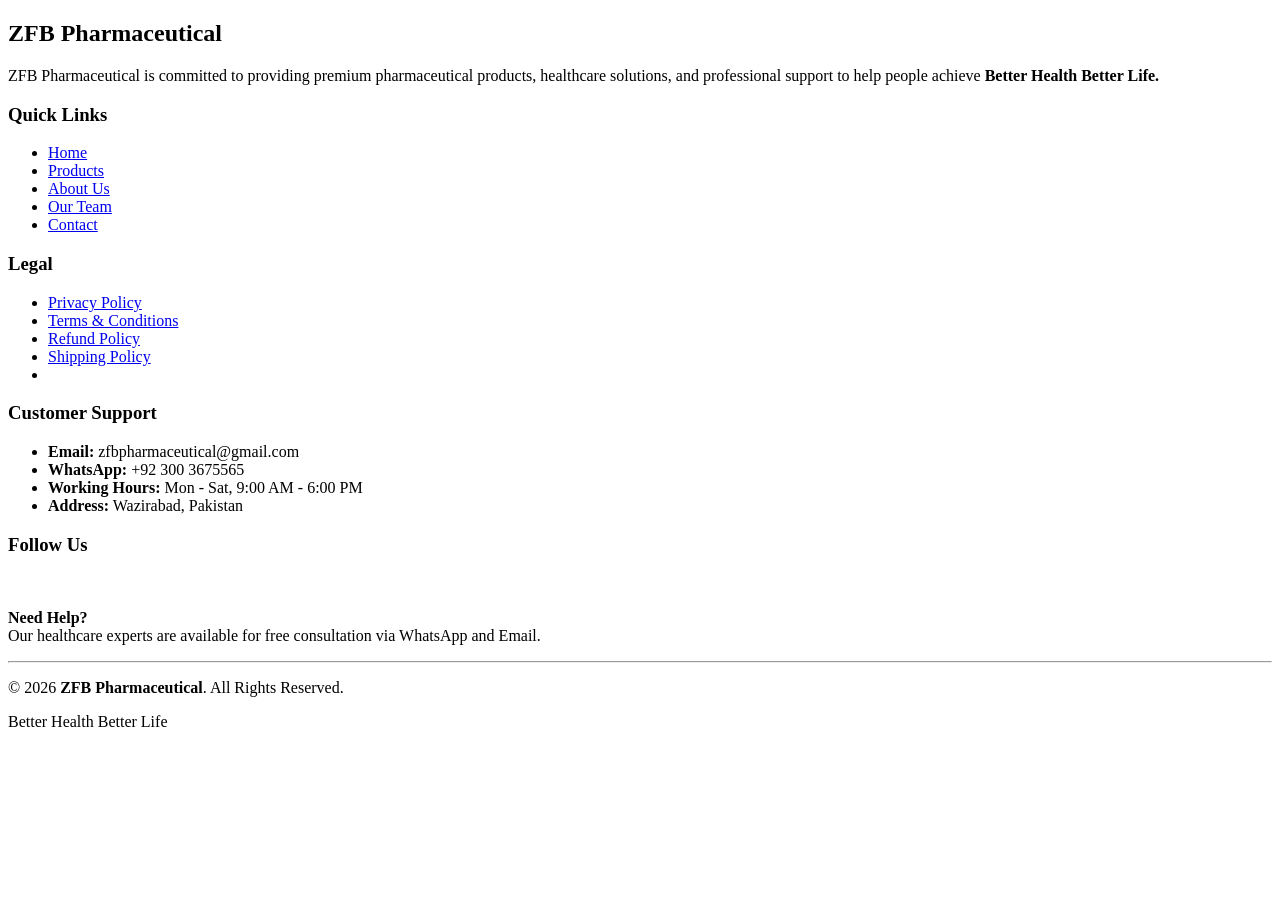
<file: components/footer.html>
<!DOCTYPE html>
<html lang="en">

<head>
    <meta charset="UTF-8">
    <meta name="viewport" content="width=device-width, initial-scale=1.0">
    <title>Footer</title>
</head>

<body>
    <!--================ FOOTER ================-->

    <footer>

        <div class="footer-grid">

            <!-- Company -->

            <div>

                <h2>ZFB Pharmaceutical</h2>

                <p>

                    ZFB Pharmaceutical is committed to providing premium pharmaceutical products,
                    healthcare solutions, and professional support to help people achieve
                    <strong>Better Health Better Life.</strong>

                </p>

            </div>

            <!-- Quick Links -->

            <div>

                <h3>Quick Links</h3>

                <ul>

                    <li><a href="index.html">Home</a></li>

                    <li><a href="products.html">Products</a></li>

                    <li><a href="about.html">About Us</a></li>

                    <li><a href="team.html">Our Team</a></li>

                    <li><a href="contact.html">Contact</a></li>

                </ul>

            </div>

            <!-- Legal -->

            <div>

                <h3>Legal</h3>

                <ul>

                    <li>
                        <a href="privacy.html">
                            Privacy Policy
                        </a>
                    </li>

                    <li>
                        <a href="terms.html">
                            Terms & Conditions
                        </a>
                    </li>

                    <li>
                        <a href="refund.html">
                            Refund Policy
                        </a>
                    </li>
                    <li>
                        <a href="shipping.html">
                            Shipping Policy
                        </a>
                    <li>

                    </li>

                </ul>

            </div>

            <!-- Customer Support -->

            <div>

                <h3>Customer Support</h3>

                <ul>

                    <li>
                        <strong>Email:</strong>
                        zfbpharmaceutical@gmail.com
                    </li>

                    <li><strong>WhatsApp:</strong> +92 300 3675565</li>

                    <li>
                        <strong>Working Hours:</strong>
                        Mon - Sat, 9:00 AM - 6:00 PM
                    </li>

                    <li><strong>Address:</strong> Wazirabad, Pakistan</li>

                </ul>

            </div>

            <!-- Social -->

            <div>

                <h3>Follow Us</h3>

                <div class="social">

                    <a href="https://www.facebook.com/share/1Ec6h1xfc5/" target="_blank" rel="noopener noreferrer"
                        aria-label="Facebook">
                        <i class="fab fa-facebook-f"></i>
                    </a>

                    <a href="https://youtube.com/@zfbpharmaceutical?si=JuH-eNEp5_ePtryx" target="_blank"
                        rel="noopener noreferrer" aria-label="LinkedIn">
                        <i class="fab fa-youtube"></i>
                    </a>

                    <a href="https://www.instagram.com/zfb_pharmaceutical?utm_source=qr&igsh=MXJqY29vaTV6bmFjZQ=="
                        target="_blank" rel="noopener noreferrer" aria-label="Instagram">
                        <i class="fab fa-instagram"></i>
                    </a>

                    <a href="https://wa.me/923003675565?text=Hello%20ZFB%20Pharmaceutical" target="_blank"
                        rel="noopener noreferrer" aria-label="whatsapp">
                        <i class="fab fa-whatsapp"></i>
                    </a>

                </div>

                <br>

                <p>

                    <strong>Need Help?</strong><br>

                    Our healthcare experts are available for free consultation via
                    WhatsApp and Email.

                </p>

            </div>

        </div>

        <hr>

        <div class="footer-bottom">

            <p>

                © 2026 <strong>ZFB Pharmaceutical</strong>. All Rights Reserved.

            </p>

            <p>

                Better Health Better Life

            </p>

        </div>

    </footer>
</body>

</html>
</file>
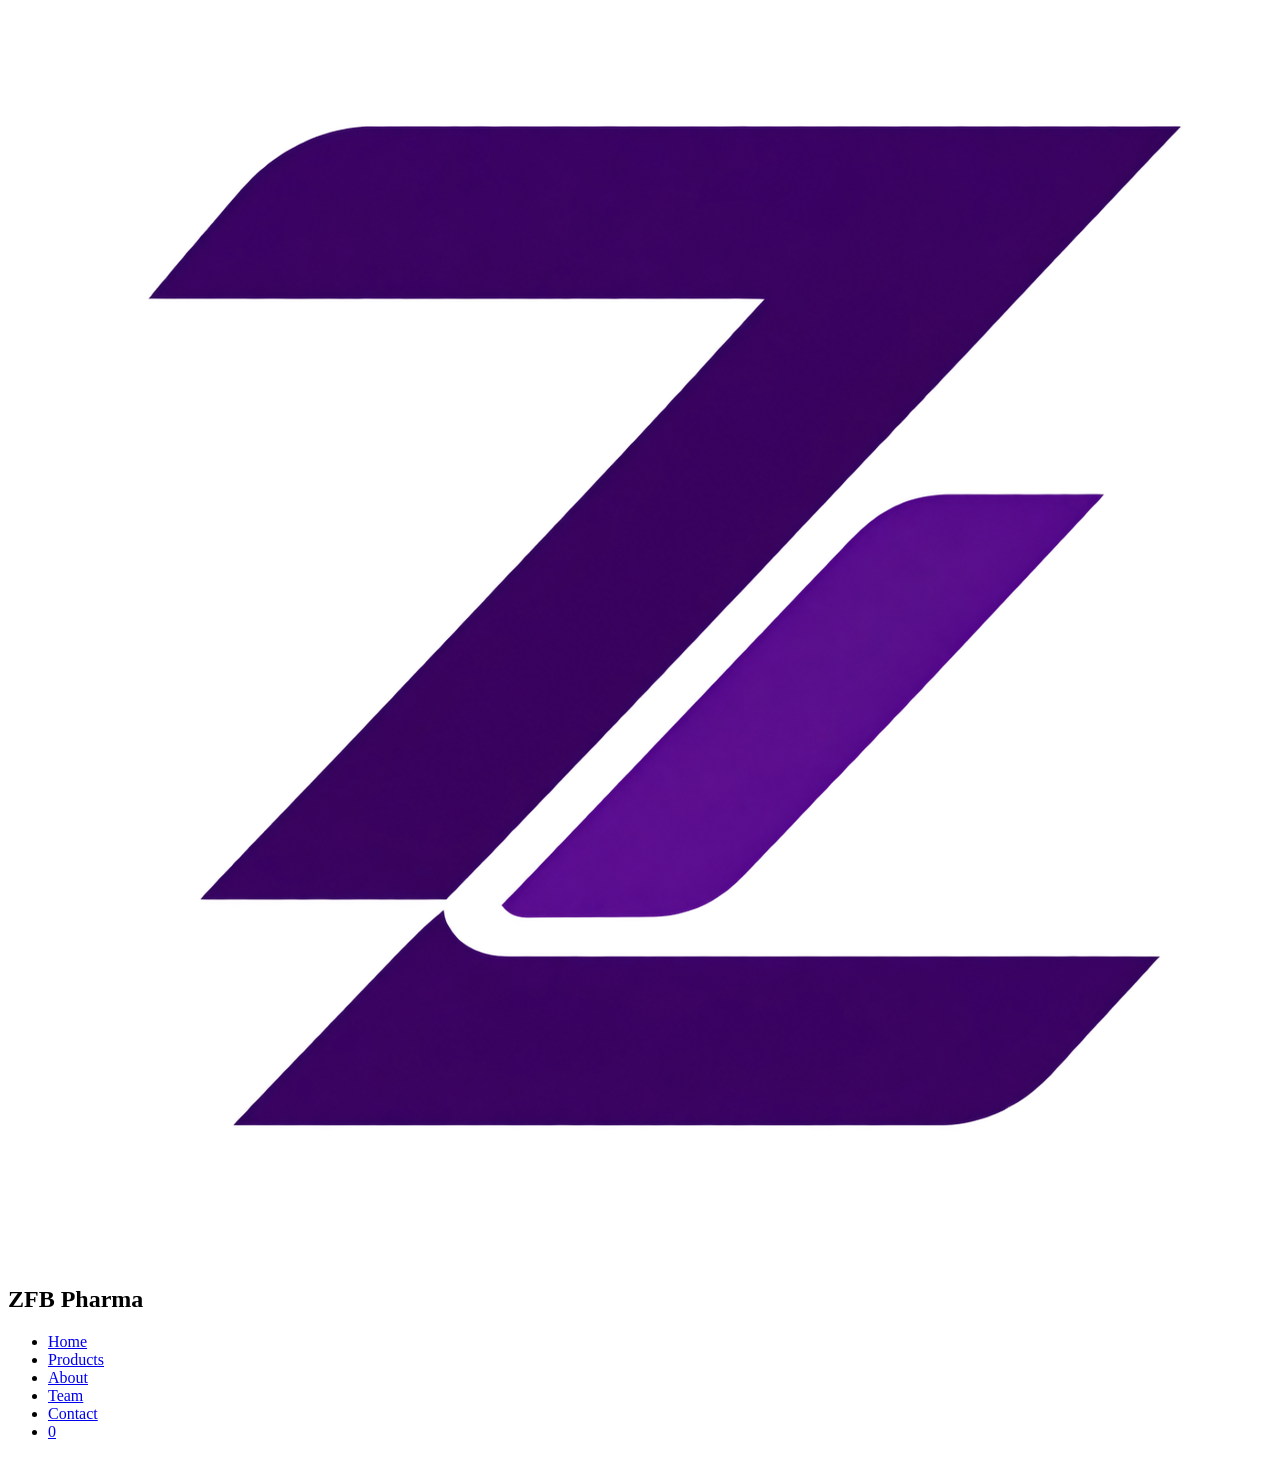
<file: components/navbar.html>
<!DOCTYPE html>
<html lang="en">

<head>
    <meta charset="UTF-8">
    <meta name="viewport" content="width=device-width, initial-scale=1.0">
    <title>Navbar</title>
</head>

<body>
    <!-- NAVBAR -->

    <nav class="navbar">

        <div class="logo">

            <!-- <i class="fa-solid fa-capsules"></i> -->
            <img src="/assets/logo.png" alt="">

            <h2>ZFB Pharma</h2>

        </div>

        <ul class="nav-links">

            <li><a href="index.html">Home</a></li>

            <li><a href="products.html">Products</a></li>

            <li><a href="about.html" class="active">About</a></li>

            <li><a href="team.html">Team</a></li>

            <li><a href="contact.html">Contact</a></li>

            <li>

                <a href="cart.html">

                    <i class="fa-solid fa-cart-shopping"></i>

                    <span id="cart-count">0</span>

                </a>

            </li>

        </ul>

        <div class="menu-btn">

            <i class="fa-solid fa-bars"></i>

        </div>

    </nav>

    <!-- <nav class="navbar">

        <a href="index.html" class="logo">

            <img src="/assets/logo.png" alt="ZFB Pharma Logo">

            <h2>ZFB Pharma</h2>

        </a>


        <ul class="nav-links">

            <li>
                <a href="index.html">
                    Home
                </a>
            </li>

            <li>
                <a href="products.html">
                    Products
                </a>
            </li>

            <li>
                <a href="about.html">
                    About
                </a>
            </li>

            <li>
                <a href="team.html">
                    Team
                </a>
            </li>

            <li>
                <a href="contact.html">
                    Contact
                </a>
            </li>

            <li>

                <a href="cart.html">

                    <i class="fa-solid fa-cart-shopping"></i>

                    <span id="cart-count">0</span>

                </a>

            </li>

        </ul>

        <button type="button" class="menu-btn" aria-label="Open navigation menu" aria-expanded="false">
            <i class="fa-solid fa-bars"></i>
        </button>

    </nav> -->

</body>

</html>
</file>
<file: css/style.css>
/*=========================================
  GOOGLE FONT & RESET
=========================================*/
@import url('https://fonts.googleapis.com/css2?family=Poppins:wght@300;400;500;600;700;800&display=swap');

* {
  margin: 0;
  padding: 0;
  box-sizing: border-box;
  font-family: 'Poppins', sans-serif;
}

html {
  scroll-behavior: smooth;
}

body {
  background: #f8f5ff;
  color: #222;
  overflow-x: hidden;
}

img {
  width: 100%;
  display: block;
}

a {
  text-decoration: none;
}

ul {
  list-style: none;
}

/*=========================================
COLORS
=========================================*/

:root {
  --primary: #6a0dad;
  --secondary: #8e44ad;
  --light: #f8f5ff;
  --dark: #25003d;
  --white: #ffffff;
  --shadow: 0 20px 40px rgba(0, 0, 0, 0.15);
  --gradient: linear-gradient(135deg, #6a0dad, #9b59b6);
}

/*=========================================
NAVBAR
=========================================*/

.navbar {
  position: fixed;
  top: 0;
  left: 0;
  width: 100%;

  padding: 18px 8%;

  display: flex;
  justify-content: space-between;
  align-items: center;

  background: rgba(255, 255, 255, 0.15);

  backdrop-filter: blur(18px);

  border-bottom: 1px solid rgba(255, 255, 255, 0.25);

  z-index: 9999;

  transition: 0.4s;
}

.logo {
  display: flex;
  align-items: center;
  gap: 10px;

  color: var(--primary);

  font-size: 22px;

  font-weight: 700;
}

.navbar .logo img {
  width: 46px !important;
  height: 46px !important;
}

.logo i {
  font-size: 30px;
}

.nav-links {
  display: flex;

  gap: 35px;

  align-items: center;
}

.nav-links a {
  color: #222;

  font-weight: 500;

  transition: 0.4s;

  position: relative;
}

.nav-links a:hover {
  color: var(--primary);
}

.nav-links a::after {
  content: '';

  position: absolute;

  bottom: -6px;

  left: 0;

  width: 0;

  height: 2px;

  background: var(--primary);

  transition: 0.4s;
}

.nav-links a:hover::after {
  width: 100%;
}

#cart-count {
  background: var(--primary);

  color: #fff;

  padding: 2px 8px;

  border-radius: 50%;

  font-size: 12px;

  margin-left: 5px;
}

.menu-btn {
  display: none;

  font-size: 25px;

  cursor: pointer;

  color: var(--primary);
}

/*=========================================
HERO SECTION
=========================================*/

.hero {
  min-height: 100vh;

  padding: 150px 8% 70px;

  display: grid;

  grid-template-columns: repeat(2, 1fr);

  align-items: center;

  gap: 60px;

  background:
    linear-gradient(rgba(255, 255, 255, 0.7), rgba(255, 255, 255, 0.7)),
    url('https://images.unsplash.com/photo-1579154204601-01588f351e67?auto=format&fit=crop&w=1800&q=80');

  background-size: cover;

  background-position: center;
}

.hero-content h4 {
  color: var(--primary);

  font-size: 22px;

  margin-bottom: 15px;

  letter-spacing: 2px;

  text-transform: uppercase;
}

.hero-content h1 {
  font-size: 65px;

  font-weight: 800;

  line-height: 1.2;

  margin-bottom: 20px;

  color: var(--dark);
}

.hero-content h1 span {
  color: var(--primary);

  display: block;
}

.hero-content p {
  font-size: 18px;

  line-height: 1.9;

  margin-bottom: 40px;

  color: #555;

  max-width: 620px;
}

.hero-buttons {
  display: flex;

  gap: 20px;

  flex-wrap: wrap;
}

/*=========================================
BUTTONS
=========================================*/

.btn {
  padding: 16px 38px;

  background: var(--gradient);

  color: #fff;

  border-radius: 50px;

  font-weight: 600;

  transition: 0.4s;

  box-shadow: 0 15px 35px rgba(106, 13, 173, 0.35);
}

.btn:hover {
  transform: translateY(-5px);

  box-shadow: 0 25px 45px rgba(106, 13, 173, 0.45);
}

.btn2 {
  padding: 16px 38px;

  border-radius: 50px;

  border: 2px solid var(--primary);

  color: var(--primary);

  font-weight: 600;

  transition: 0.4s;

  background: #fff;
}

.btn2:hover {
  background: var(--primary);

  color: #fff;
}

/*=========================================
HERO IMAGE
=========================================*/

.hero-image {
  position: relative;

  display: flex;

  justify-content: center;

  align-items: center;
}

.hero-image img {
  width: 520px;

  border-radius: 40px;

  box-shadow: var(--shadow);

  animation: floatImage 4s ease-in-out infinite;
}

.hero-image::before {
  content: '';

  position: absolute;

  width: 520px;

  height: 520px;

  background: radial-gradient(circle, #9b59b633, transparent);

  border-radius: 50%;

  z-index: -1;

  animation: pulse 4s infinite;
}

/*=========================================
SECTION TITLE
=========================================*/

.title {
  text-align: center;

  margin-bottom: 60px;
}

.title h2 {
  font-size: 42px;

  color: var(--primary);

  margin-bottom: 15px;
}

.title p {
  color: #666;

  font-size: 18px;
}

/*=========================================
COMMON CARDS
=========================================*/

.card {
  background: #fff;

  padding: 40px;

  border-radius: 20px;

  box-shadow: 0 20px 35px rgba(0, 0, 0, 0.08);

  transition: 0.4s;

  text-align: center;
}

.card:hover {
  transform: translateY(-12px);
}

.card i {
  font-size: 55px;

  color: var(--primary);

  margin-bottom: 20px;
}

.card h3 {
  margin-bottom: 15px;

  font-size: 24px;
}

.card p {
  line-height: 1.8;

  color: #666;
}

/*=========================================
ANIMATIONS
=========================================*/

@keyframes floatImage {
  0% {
    transform: translateY(0px);
  }

  50% {
    transform: translateY(-20px);
  }

  100% {
    transform: translateY(0px);
  }
}

@keyframes pulse {
  0% {
    transform: scale(1);

    opacity: 0.4;
  }

  50% {
    transform: scale(1.1);

    opacity: 0.2;
  }

  100% {
    transform: scale(1);

    opacity: 0.4;
  }
}

/*=========================================
UTILITY
=========================================*/

section {
  padding: 100px 8%;
}

::-webkit-scrollbar {
  width: 10px;
}

::-webkit-scrollbar-track {
  background: #eee;
}

::-webkit-scrollbar-thumb {
  background: var(--primary);

  border-radius: 20px;
}

::-webkit-scrollbar-thumb:hover {
  background: #4f0a86;
}

/*==================================================
FEATURES SECTION
==================================================*/

.features {
  background: #ffffff;
}

.feature-grid {
  display: grid;
  grid-template-columns: repeat(auto-fit, minmax(250px, 1fr));
  gap: 30px;
}

.feature-grid .card {
  border-top: 5px solid var(--primary);
  transition: 0.4s ease;
}

.feature-grid .card:hover {
  background: var(--primary);
  color: #fff;
  transform: translateY(-12px);
}

.feature-grid .card:hover p {
  color: #f3f3f3;
}

.feature-grid .card:hover i {
  color: #fff;
}

.feature-grid .card:hover h3 {
  color: #fff;
}

/*==================================================
STATISTICS
==================================================*/

.stats {
  background: linear-gradient(135deg, #6a0dad, #8e44ad, #a569bd);

  color: #fff;

  display: grid;

  grid-template-columns: repeat(auto-fit, minmax(220px, 1fr));

  gap: 30px;

  text-align: center;
}

.stats .box {
  padding: 40px 20px;
}

.stats .box h2 {
  font-size: 55px;

  font-weight: 700;

  margin-bottom: 10px;
}

.stats .box p {
  font-size: 18px;

  letter-spacing: 1px;

  opacity: 0.9;
}

/*==================================================
SERVICES
==================================================*/

.services {
  background: #f8f5ff;
}

.service-grid {
  display: grid;

  grid-template-columns: repeat(auto-fit, minmax(260px, 1fr));

  gap: 30px;
}

.service {
  background: #fff;

  padding: 40px;

  border-radius: 20px;

  text-align: center;

  transition: 0.4s;

  box-shadow: 0 15px 30px rgba(0, 0, 0, 0.08);
}

.service:hover {
  transform: translateY(-15px);

  box-shadow: 0 30px 45px rgba(106, 13, 173, 0.2);
}

.service i {
  font-size: 60px;

  color: var(--primary);

  margin-bottom: 25px;

  transition: 0.4s;
}

.service:hover i {
  transform: rotate(12deg) scale(1.15);
}

.service h3 {
  font-size: 24px;

  margin-bottom: 15px;

  color: #333;
}

.service p {
  color: #666;

  line-height: 1.8;
}

/*==================================================
CARD ANIMATION
==================================================*/

.card,
.service {
  animation: fadeUp 0.8s ease;
}

@keyframes fadeUp {
  0% {
    opacity: 0;

    transform: translateY(40px);
  }

  100% {
    opacity: 1;

    transform: translateY(0);
  }
}

/*==================================================
HOVER GLOW
==================================================*/

.card:hover,
.service:hover {
  position: relative;
}

.card:hover::before,
.service:hover::before {
  content: '';

  position: absolute;

  inset: 0;

  border-radius: 20px;

  background: linear-gradient(
    45deg,
    transparent,
    rgba(255, 255, 255, 0.15),
    transparent
  );

  animation: shine 1.2s;
}

@keyframes shine {
  0% {
    transform: translateX(-100%);
  }

  100% {
    transform: translateX(100%);
  }
}

/*==================================================
BACKGROUND DECORATION
==================================================*/

.features,
.services {
  position: relative;

  overflow: hidden;
}

.features::before {
  content: '';

  position: absolute;

  width: 350px;

  height: 350px;

  background: #d7b6ff;

  border-radius: 50%;

  top: -150px;

  left: -120px;

  opacity: 0.2;
}

.services::after {
  content: '';

  position: absolute;

  width: 400px;

  height: 400px;

  background: #bb8cff;

  border-radius: 50%;

  bottom: -220px;

  right: -150px;

  opacity: 0.15;
}

/*==================================================
ICON ANIMATION
==================================================*/

.card i,
.service i {
  animation: floatIcon 4s infinite ease-in-out;
}

@keyframes floatIcon {
  0% {
    transform: translateY(0);
  }

  50% {
    transform: translateY(-8px);
  }

  100% {
    transform: translateY(0);
  }
}

/*=========================================
FREE CONSULTATION
=========================================*/

.consultation {
  padding: 100px 8%;

  background: #f8f5ff;
}

.consultation-content {
  display: grid;

  grid-template-columns: 2fr 1fr;

  gap: 50px;

  align-items: center;
}

.consultation-tag {
  display: inline-block;

  background: #ead7ff;

  color: #6a0dad;

  padding: 10px 20px;

  border-radius: 50px;

  font-weight: 600;

  margin-bottom: 20px;
}

.consultation-tag i {
  margin-right: 8px;
}

.consultation-text h2 {
  font-size: 46px;

  color: #2e0854;

  margin-bottom: 25px;

  line-height: 1.3;
}

.consultation-text p {
  font-size: 18px;

  color: #666;

  line-height: 1.9;

  margin-bottom: 35px;
}

.consultation-points {
  display: grid;

  grid-template-columns: repeat(2, 1fr);

  gap: 20px;
}

.point {
  display: flex;

  align-items: center;

  gap: 12px;

  font-size: 17px;

  font-weight: 500;
}

.point i {
  color: #6a0dad;

  font-size: 22px;
}

.consultation-card {
  background: #fff;

  padding: 40px;

  border-radius: 25px;

  box-shadow: 0 20px 40px rgba(0, 0, 0, 0.08);

  text-align: center;
}

.consultation-card h3 {
  font-size: 30px;

  color: #6a0dad;

  margin-bottom: 15px;
}

.consultation-card p {
  margin-bottom: 30px;

  color: #666;
}

.consult-btn {
  display: block;

  padding: 16px;

  margin-bottom: 18px;

  border-radius: 50px;

  text-decoration: none;

  font-weight: 600;

  transition: 0.3s;
}

.consult-btn i {
  margin-right: 10px;
}

.whatsapp {
  background: #25d366;

  color: #fff;
}

.whatsapp:hover {
  background: #1fa855;

  transform: translateY(-4px);
}

.email {
  background: #6a0dad;

  color: #fff;
}

.email:hover {
  background: #8e44ad;

  transform: translateY(-4px);
}

.consult-note {
  margin-top: 20px;

  color: #666;

  font-size: 15px;
}

.consult-note i {
  color: #6a0dad;

  margin-right: 8px;
}

@media (max-width: 992px) {
  .consultation-content {
    grid-template-columns: 1fr;
  }

  .consultation-points {
    grid-template-columns: 1fr;
  }
}

@media (max-width: 768px) {
  .consultation {
    padding: 70px 5%;
  }

  .consultation-text h2 {
    font-size: 34px;
  }

  .consultation-text p {
    font-size: 16px;
  }
}

/*=========================================
CALL TO ACTION (CTA)
=========================================*/

.cta {
  background: linear-gradient(135deg, #6a0dad, #8e44ad, #b266ff);
  color: #fff;
  text-align: center;
  padding: 100px 8%;
  position: relative;
  overflow: hidden;
}

.cta::before {
  content: '';
  position: absolute;
  width: 320px;
  height: 320px;
  background: rgba(255, 255, 255, 0.08);
  border-radius: 50%;
  top: -120px;
  left: -120px;
}

.cta::after {
  content: '';
  position: absolute;
  width: 350px;
  height: 350px;
  background: rgba(255, 255, 255, 0.08);
  border-radius: 50%;
  bottom: -150px;
  right: -120px;
}

.cta h2 {
  font-size: 48px;
  margin-bottom: 20px;
  font-weight: 700;
  position: relative;
  z-index: 2;
}

.cta p {
  font-size: 22px;
  margin-bottom: 35px;
  opacity: 0.95;
  position: relative;
  z-index: 2;
}

.cta .btn {
  background: #fff;
  color: var(--primary);
  box-shadow: 0 15px 35px rgba(255, 255, 255, 0.25);
  position: relative;
  z-index: 2;
}

.cta .btn:hover {
  background: #f2e7ff;
  transform: translateY(-6px);
}

/*=========================================
FOOTER
=========================================*/

footer {
  background: #22003a;
  color: #fff;
  padding: 70px 8% 30px;
}

.footer-grid {
  display: grid;
  grid-template-columns: repeat(auto-fit, minmax(230px, 1fr));
  gap: 40px;
}

.footer-grid h2,
.footer-grid h3 {
  margin-bottom: 20px;
}

.footer-grid p {
  color: #ddd;
  line-height: 1.8;
}

.footer-grid ul li {
  margin-bottom: 12px;
}

.footer-grid ul li a {
  color: #ddd;
  transition: 0.3s;
}

.footer-grid ul li a:hover {
  color: #c084fc;
  padding-left: 8px;
}

.social {
  display: flex;
  gap: 15px;
  margin-top: 15px;
}

.social i {
  width: 45px;
  height: 45px;
  background: #6a0dad;
  border-radius: 50%;
  display: flex;
  justify-content: center;
  align-items: center;
  cursor: pointer;
  transition: 0.3s;
  font-size: 18px;
}

.social i:hover {
  background: #c084fc;
  color: #22003a;
  transform: translateY(-6px) rotate(360deg);
}

footer hr {
  border: none;
  height: 1px;
  background: rgba(255, 255, 255, 0.15);
  margin: 45px 0 25px;
}

.copyright {
  text-align: center;
  color: #ccc;
  font-size: 15px;
}

/*=========================================
PROFESSIONAL FOOTER
=========================================*/

footer {
  background: #2e0854;

  color: #fff;

  padding: 70px 8% 30px;
}

.footer-grid {
  display: grid;

  grid-template-columns: 2fr 1fr 1.3fr 1.2fr 1fr;

  gap: 40px;
}

.footer-grid h2,
.footer-grid h3 {
  margin-bottom: 20px;

  color: #fff;
}

.footer-grid p {
  line-height: 1.8;

  color: #ddd;
}

.footer-grid ul {
  list-style: none;

  padding: 0;
}

.footer-grid ul li {
  margin-bottom: 14px;

  display: flex;

  align-items: center;

  gap: 10px;

  color: #ddd;
}

.footer-grid ul li i {
  color: #c084fc;

  width: 20px;
}

.footer-grid ul li a {
  color: #ddd;

  text-decoration: none;

  transition: 0.3s;
}

.footer-grid ul li a:hover {
  color: #fff;

  padding-left: 6px;
}

.social {
  display: flex;

  gap: 12px;

  margin-bottom: 20px;
}

.social a {
  width: 42px;

  height: 42px;

  display: flex;

  justify-content: center;

  align-items: center;

  background: #6a0dad;

  border-radius: 50%;

  color: #fff;

  text-decoration: none;

  transition: 0.3s;
}

.social a:hover {
  background: #c084fc;

  color: #2e0854;

  transform: translateY(-5px);
}

.footer-bottom {
  margin-top: 25px;

  display: flex;

  justify-content: space-between;

  align-items: center;

  flex-wrap: wrap;

  gap: 15px;

  color: #ddd;
}

footer hr {
  margin: 35px 0 25px;

  border: none;

  height: 1px;

  background: rgba(255, 255, 255, 0.15);
}

@media (max-width: 1100px) {
  .footer-grid {
    grid-template-columns: repeat(2, 1fr);
  }
}

@media (max-width: 768px) {
  .footer-grid {
    grid-template-columns: 1fr;
  }

  .footer-bottom {
    flex-direction: column;

    text-align: center;
  }
}

/*=========================================
TESTIMONIALS
=========================================*/

.testimonials {
  padding: 100px 8%;

  background: #ffffff;
}

.testimonial-grid {
  display: grid;

  grid-template-columns: repeat(auto-fit, minmax(330px, 1fr));

  gap: 30px;

  margin-top: 50px;
}

.testimonial-card {
  background: #fff;

  padding: 35px;

  border-radius: 20px;

  box-shadow: 0 15px 35px rgba(0, 0, 0, 0.08);

  transition: 0.35s;

  position: relative;

  overflow: hidden;

  border-top: 5px solid #6a0dad;
}

.testimonial-card:hover {
  transform: translateY(-10px);

  box-shadow: 0 25px 45px rgba(106, 13, 173, 0.15);
}

.quote {
  font-size: 45px;

  color: #c084fc;

  margin-bottom: 20px;
}

.testimonial-card p {
  color: #666;

  line-height: 1.8;

  margin-bottom: 25px;

  font-size: 16px;
}

.testimonial-user {
  display: flex;

  align-items: center;

  gap: 15px;

  margin-bottom: 20px;
}

.testimonial-user img {
  width: 70px;

  height: 70px;

  border-radius: 50%;

  object-fit: cover;

  border: 4px solid #e9d5ff;
}

.testimonial-user h4 {
  margin-bottom: 5px;

  font-size: 18px;

  color: #222;
}

.testimonial-user span {
  color: #777;

  font-size: 14px;
}

.stars {
  color: #ffd700;

  font-size: 18px;
}

@media (max-width: 768px) {
  .testimonials {
    padding: 70px 5%;
  }

  .testimonial-grid {
    grid-template-columns: 1fr;
  }
}

/*=========================================
REVEAL ANIMATION
=========================================*/

.reveal {
  opacity: 0;
  transform: translateY(60px);
  transition: all 0.8s ease;
}

.reveal.active {
  opacity: 1;
  transform: translateY(0);
}

/*=========================================
RESPONSIVE
=========================================*/

@media (max-width: 992px) {
  .hero {
    grid-template-columns: 1fr;
    text-align: center;
  }

  .hero-content {
    order: 2;
  }

  .hero-image {
    order: 1;
  }

  .hero-image img {
    width: 420px;
    margin: auto;
  }

  .hero-image::before {
    width: 420px;
    height: 420px;
  }

  .hero-buttons {
    justify-content: center;
  }

  .hero-content h1 {
    font-size: 50px;
  }
}

@media (max-width: 768px) {
  .nav-links {
    position: absolute;
    top: 85px;
    left: -100%;
    width: 100%;
    background: #fff;
    flex-direction: column;
    padding: 30px 0;
    transition: 0.4s;
    box-shadow: 0 10px 20px rgba(0, 0, 0, 0.1);
  }

  .nav-links.active {
    left: 0;
  }

  .menu-btn {
    display: block;
  }

  .hero {
    padding-top: 120px;
  }

  .hero-content h1 {
    font-size: 42px;
  }

  .hero-content p {
    font-size: 16px;
  }

  .hero-image img {
    width: 320px;
  }

  .hero-image::before {
    width: 320px;
    height: 320px;
  }

  .title h2 {
    font-size: 34px;
  }

  .cta h2 {
    font-size: 36px;
  }

  .cta p {
    font-size: 18px;
  }

  .stats .box h2 {
    font-size: 42px;
  }
}

/* @media (max-width: 480px) {
  .navbar {
    padding: 15px 5%;
  }

  section {
    padding: 70px 5%;
  }

  .hero-content h1 {
    font-size: 34px;
  }

  .hero-content h4 {
    font-size: 18px;
  }

  .btn,
  .btn2 {
    width: 100%;
    text-align: center;
  }

  .hero-buttons {
    flex-direction: column;
  }

  .hero-image img {
    width: 260px;
  }

  .title h2 {
    font-size: 28px;
  }

  .card,
  .service {
    padding: 25px;
  }

  .stats {
    gap: 10px;
  }

  .stats .box {
    padding: 20px;
  }

  .footer-grid {
    text-align: center;
  }

  .social {
    justify-content: center;
  }
} */

@media (max-width: 480px) {
  .navbar {
    width: 100%;
    max-width: 100%;
    padding: 15px 5% !important;
    box-sizing: border-box;
  }

  .navbar .logo {
    min-width: 0;
    max-width: calc(100% - 50px);
    display: flex;
    align-items: center;
    gap: 8px;
    flex-shrink: 1;
  }

  .navbar .logo img {
    width: 42px !important;
    height: 42px !important;
    flex-shrink: 0;
  }

  .navbar .logo h2 {
    font-size: 24px;
    line-height: 1;
    white-space: nowrap;
    margin: 0;
  }

  .menu-btn {
    display: block;
    flex-shrink: 0;
    width: 30px;
    text-align: center;
    font-size: 25px;
  }

  section {
    padding: 70px 5%;
  }

  .hero-content h1 {
    font-size: 34px;
  }

  .hero-content h4 {
    font-size: 18px;
  }

  .btn,
  .btn2 {
    width: 100%;
    text-align: center;
  }

  .hero-buttons {
    flex-direction: column;
  }

  .hero-image img {
    width: 100% !important;
  }

  .hero-image::before {
    width: 100%;
    height: 100%;
    max-width: 320px;
    max-height: 320px;
    aspect-ratio: 1 / 1;
  }

  .title h2 {
    font-size: 28px;
  }

  .card,
  .service {
    padding: 25px;
  }

  .stats {
    gap: 10px;
  }

  .stats .box {
    padding: 20px;
  }

  .footer-grid {
    text-align: center;
  }

  .social {
    justify-content: center;
  }
}

@media (max-width: 360px) {
  .navbar {
    padding: 12px 4% !important;
  }

  .navbar .logo {
    gap: 6px;
  }

  .navbar .logo img {
    width: 38px !important;
    height: 38px !important;
  }

  .navbar .logo h2 {
    font-size: 20px;
  }

  .menu-btn {
    font-size: 23px;
    width: 28px;
  }
}

/*=========================================
SCROLL TO TOP BUTTON
=========================================*/

#scrollTop {
  position: fixed;
  right: 25px;
  bottom: 25px;
  width: 50px;
  height: 50px;
  background: var(--primary);
  color: #fff;
  border-radius: 50%;
  display: flex;
  justify-content: center;
  align-items: center;
  cursor: pointer;
  font-size: 20px;
  box-shadow: 0 15px 30px rgba(106, 13, 173, 0.35);
  opacity: 0;
  visibility: hidden;
  transition: 0.3s;
  z-index: 999;
}

#scrollTop.show {
  opacity: 1;
  visibility: visible;
}

#scrollTop:hover {
  transform: translateY(-5px);
  background: #8e44ad;
}
</file>
<file: css/about.css>
/*=========================================
ABOUT HERO
=========================================*/

.about-hero {
  margin-top: 90px;
  min-height: 45vh;
  display: flex;
  flex-direction: column;
  justify-content: center;
  align-items: center;
  text-align: center;
  color: #fff;
  background:
    linear-gradient(rgba(106, 13, 173, 0.85), rgba(142, 68, 173, 0.85)),
    url("https://images.unsplash.com/photo-1576091160550-2173dba999ef?auto=format&fit=crop&w=1600&q=80");
  background-size: cover;
  background-position: center;
}

.about-hero h1 {
  font-size: 60px;
  font-weight: 800;
  margin-bottom: 15px;
}

.about-hero p {
  font-size: 22px;
  letter-spacing: 2px;
}

/*=========================================
ABOUT COMPANY
=========================================*/

.about-company {
  padding: 90px 8%;
  display: grid;
  grid-template-columns: repeat(2, 1fr);
  gap: 60px;
  align-items: center;
}

.about-image img {
  width: 100%;
  border-radius: 25px;
  box-shadow: 0 20px 40px rgba(0, 0, 0, 0.15);
}

.about-content h2 {
  color: #6a0dad;
  font-size: 42px;
  margin-bottom: 25px;
}

.about-content p {
  color: #666;
  font-size: 17px;
  line-height: 1.9;
  margin-bottom: 20px;
}

/*=========================================
MISSION
=========================================*/

.mission {
  padding: 80px 8%;
  display: grid;
  grid-template-columns: repeat(auto-fit, minmax(280px, 1fr));
  gap: 30px;
  background: #f8f5ff;
}

.mission-card {
  background: #fff;
  padding: 40px;
  border-radius: 20px;
  text-align: center;
  box-shadow: 0 15px 35px rgba(0, 0, 0, 0.08);
  transition: 0.35s;
}

.mission-card:hover {
  transform: translateY(-10px);
  box-shadow: 0 25px 45px rgba(106, 13, 173, 0.18);
}

.mission-card i {
  font-size: 55px;
  color: #6a0dad;
  margin-bottom: 20px;
}

.mission-card h3 {
  font-size: 24px;
  margin-bottom: 15px;
}

.mission-card p {
  color: #666;
  line-height: 1.8;
}

/*=========================================
TIMELINE
=========================================*/

.timeline {
  padding: 90px 8%;
  background: #fff;
}

.timeline h2 {
  text-align: center;
  color: #6a0dad;
  font-size: 42px;
  margin-bottom: 60px;
}

.timeline-item {
  position: relative;
  margin: 30px auto;
  padding: 25px 30px;
  max-width: 750px;
  background: #f8f5ff;
  border-left: 6px solid #6a0dad;
  border-radius: 12px;
  box-shadow: 0 10px 25px rgba(0, 0, 0, 0.08);
  transition: 0.3s;
}

.timeline-item:hover {
  transform: translateX(8px);
}

.timeline-item h3 {
  color: #6a0dad;
  margin-bottom: 10px;
  font-size: 28px;
}

.timeline-item p {
  color: #666;
  line-height: 1.8;
}

/*=========================================
CERTIFICATIONS
=========================================*/

.services {
  background: #f8f5ff;
}

.service-grid {
  display: grid;
  grid-template-columns: repeat(auto-fit, minmax(260px, 1fr));
  gap: 30px;
}

.service {
  background: #fff;
  padding: 35px;
  text-align: center;
  border-radius: 20px;
  box-shadow: 0 15px 35px rgba(0, 0, 0, 0.08);
  transition: 0.35s;
}

.service:hover {
  transform: translateY(-10px);
}

.service i {
  font-size: 55px;
  color: #6a0dad;
  margin-bottom: 20px;
}

.service h3 {
  margin-bottom: 15px;
  font-size: 24px;
}

.service p {
  color: #666;
  line-height: 1.7;
}

/*=========================================
ANIMATIONS
=========================================*/

.about-company,
.mission-card,
.timeline-item,
.service {
  animation: fadeUp 0.8s ease;
}

@keyframes fadeUp {
  0% {
    opacity: 0;
    transform: translateY(40px);
  }

  100% {
    opacity: 1;
    transform: translateY(0);
  }
}

/*=========================================
RESPONSIVE
=========================================*/

@media (max-width: 992px) {
  .about-company {
    grid-template-columns: 1fr;
  }

  .about-content {
    text-align: center;
  }
}

@media (max-width: 768px) {
  .about-hero h1 {
    font-size: 42px;
  }

  .about-hero p {
    font-size: 18px;
  }

  .about-content h2 {
    font-size: 34px;
  }

  .timeline h2 {
    font-size: 34px;
  }

  .timeline-item {
    padding: 20px;
  }
}

@media (max-width: 480px) {
  .about-company {
    padding: 60px 5%;
  }

  .mission {
    padding: 60px 5%;
  }

  .timeline {
    padding: 60px 5%;
  }

  .about-hero {
    padding: 40px 20px;
  }

  .about-hero h1 {
    font-size: 34px;
  }

  .about-content h2 {
    font-size: 28px;
  }

  .timeline h2 {
    font-size: 28px;
  }

  .timeline-item h3 {
    font-size: 22px;
  }
}
</file>
<file: css/cart.css>
/*=====================================
CART PAGE
======================================*/

.cart-section {
  padding: 80px 8%;
  display: grid;
  grid-template-columns: 2fr 1fr;
  gap: 40px;
  background: #f8f5ff;
}

/*=====================================
CART ITEMS
======================================*/

#cartItems {
  display: flex;
  flex-direction: column;
  gap: 25px;
}

.cart-item {
  background: #fff;
  border-radius: 20px;
  display: flex;
  align-items: center;
  gap: 20px;
  padding: 20px;
  box-shadow: 0 15px 30px rgba(0, 0, 0, 0.08);
  transition: 0.3s;
}

.cart-item:hover {
  transform: translateY(-5px);
  box-shadow: 0 20px 40px rgba(106, 13, 173, 0.15);
}

.cart-item img {
  width: 120px;
  height: 120px;
  object-fit: cover;
  border-radius: 15px;
}

.item-info {
  flex: 1;
}

.item-info h3 {
  color: #6a0dad;
  margin-bottom: 10px;
}

.item-info p {
  color: #666;
  font-size: 15px;
}

.item-price {
  font-size: 22px;
  color: #6a0dad;
  font-weight: 700;
  margin-top: 10px;
}

/*=====================================
QUANTITY
======================================*/

.quantity-box {
  display: flex;
  align-items: center;
  gap: 10px;
  margin-top: 15px;
}

.qty-btn {
  width: 35px;
  height: 35px;
  border: none;
  background: #6a0dad;
  color: #fff;
  border-radius: 50%;
  cursor: pointer;
  transition: 0.3s;
}

.qty-btn:hover {
  background: #8e44ad;
  transform: scale(1.1);
}

.qty-number {
  font-weight: 700;
  font-size: 18px;
  min-width: 30px;
  text-align: center;
}

/*=====================================
REMOVE BUTTON
======================================*/

.remove-btn {
  background: #e53935;
  color: #fff;
  border: none;
  padding: 10px 18px;
  border-radius: 30px;
  cursor: pointer;
  transition: 0.3s;
}

.remove-btn:hover {
  background: #c62828;
}

/*=====================================
SUMMARY
======================================*/

.cart-summary {
  background: #fff;
  border-radius: 20px;
  padding: 30px;
  box-shadow: 0 15px 30px rgba(0, 0, 0, 0.08);
  position: sticky;
  top: 120px;
  height: fit-content;
}

.cart-summary h2 {
  color: #6a0dad;
  margin-bottom: 25px;
}

.summary-row {
  display: flex;
  justify-content: space-between;
  margin: 18px 0;
  font-size: 18px;
}

.total {
  border-top: 2px solid #eee;
  padding-top: 20px;
  font-size: 24px;
  font-weight: 700;
  color: #6a0dad;
}

/*=====================================
BUTTONS
======================================*/

.checkout-btn,
.clear-btn {
  display: block;
  width: 100%;
  padding: 15px;
  text-align: center;
  border: none;
  border-radius: 50px;
  font-size: 17px;
  font-weight: 600;
  margin-top: 20px;
  cursor: pointer;
  transition: 0.3s;
  text-decoration: none;
}

.checkout-btn {
  background: #6a0dad;
  color: #fff;
}

.checkout-btn:hover {
  background: #8e44ad;
  transform: translateY(-3px);
}

.clear-btn {
  background: #f44336;
  color: #fff;
}

.clear-btn:hover {
  background: #d32f2f;
}

/*=====================================
EMPTY CART
======================================*/

.empty-cart {
  background: #fff;
  padding: 80px;
  text-align: center;
  border-radius: 20px;
  box-shadow: 0 15px 30px rgba(0, 0, 0, 0.08);
}

.empty-cart i {
  font-size: 90px;
  color: #6a0dad;
  margin-bottom: 20px;
}

.empty-cart h2 {
  color: #6a0dad;
  margin-bottom: 15px;
}

.empty-cart p {
  color: #777;
  margin-bottom: 25px;
}

.empty-cart a {
  display: inline-block;
  background: #6a0dad;
  color: #fff;
  padding: 15px 30px;
  border-radius: 50px;
  text-decoration: none;
  transition: 0.3s;
}

.empty-cart a:hover {
  background: #8e44ad;
}

/*=====================================
RESPONSIVE
======================================*/

@media (max-width: 991px) {
  .cart-section {
    grid-template-columns: 1fr;
  }

  .cart-summary {
    position: static;
  }
}

@media (max-width: 768px) {
  .cart-item {
    flex-direction: column;
    text-align: center;
  }

  .quantity-box {
    justify-content: center;
  }

  .item-price {
    margin-bottom: 15px;
  }
}

@media (max-width: 480px) {
  .cart-section {
    padding: 50px 5%;
  }

  .cart-summary {
    padding: 20px;
  }

  .cart-item {
    padding: 15px;
  }

  .cart-item img {
    width: 100px;
    height: 100px;
  }

  .summary-row {
    font-size: 16px;
  }

  .total {
    font-size: 20px;
  }
}
</file>
<file: css/checkout.css>
/*=========================================
CHECKOUT PAGE
=========================================*/

.checkout-section {
  padding: 80px 8%;
  display: grid;
  grid-template-columns: 2fr 1fr;
  gap: 40px;
  background: #f8f5ff;
}

/*=========================================
FORM
=========================================*/

.checkout-form {
  background: #fff;
  padding: 40px;
  border-radius: 20px;
  box-shadow: 0 15px 35px rgba(0, 0, 0, 0.08);
}

.checkout-form h2 {
  color: #6a0dad;
  margin-bottom: 30px;
  font-size: 30px;
}

.checkout-form form {
  display: flex;
  flex-direction: column;
  gap: 20px;
}

.checkout-form input,
.checkout-form textarea {
  width: 100%;
  padding: 18px;
  border: 2px solid #eee;
  border-radius: 12px;
  font-size: 16px;
  outline: none;
  transition: 0.3s;
  resize: none;
}

.checkout-form input:focus,
.checkout-form textarea:focus {
  border-color: #6a0dad;
  box-shadow: 0 0 15px rgba(106, 13, 173, 0.15);
}

/*=========================================
BUTTONS
=========================================*/

.whatsapp-btn,
.email-btn {
  border: none;
  padding: 18px;
  border-radius: 50px;
  color: #fff;
  font-size: 17px;
  cursor: pointer;
  transition: 0.3s;
  font-weight: 600;
}

.whatsapp-btn {
  background: #25d366;
}

.whatsapp-btn:hover {
  background: #1fa855;
  transform: translateY(-3px);
}

.email-btn {
  background: #6a0dad;
}

.email-btn:hover {
  background: #8e44ad;
  transform: translateY(-3px);
}

.whatsapp-btn i,
.email-btn i {
  margin-right: 10px;
}

/*=========================================
ORDER SUMMARY
=========================================*/

.order-summary {
  background: #fff;
  border-radius: 20px;
  padding: 30px;
  box-shadow: 0 15px 35px rgba(0, 0, 0, 0.08);
  height: fit-content;
  position: sticky;
  top: 120px;
}

.order-summary h2 {
  color: #6a0dad;
  margin-bottom: 25px;
}

.checkout-item {
  display: flex;
  justify-content: space-between;
  align-items: center;
  padding: 15px 0;
  border-bottom: 1px solid #eee;
}

.checkout-item:last-child {
  border-bottom: none;
}

.checkout-item h4 {
  font-size: 17px;
}

.checkout-item p {
  color: #666;
  font-size: 14px;
}

.summary-row {
  display: flex;
  justify-content: space-between;
  margin: 18px 0;
  font-size: 18px;
}

.total {
  border-top: 2px solid #ddd;
  padding-top: 20px;
  font-size: 22px;
  font-weight: 700;
  color: #6a0dad;
}

/*=========================================
RESPONSIVE
=========================================*/

@media (max-width: 992px) {
  .checkout-section {
    grid-template-columns: 1fr;
  }

  .order-summary {
    position: static;
  }
}

@media (max-width: 768px) {
  .checkout-section {
    padding: 50px 5%;
  }

  .checkout-form {
    padding: 25px;
  }

  .order-summary {
    padding: 25px;
  }

  .checkout-form h2 {
    font-size: 26px;
  }
}

@media (max-width: 480px) {
  .checkout-form input,
  .checkout-form textarea {
    padding: 15px;
  }

  .whatsapp-btn,
  .email-btn {
    font-size: 15px;
    padding: 15px;
  }

  .summary-row {
    font-size: 16px;
  }

  .total {
    font-size: 20px;
  }
}
</file>
<file: css/contact.css>
/*=========================================
CONTACT HERO
=========================================*/

.contact-hero {
  margin-top: 90px;
  min-height: 45vh;
  display: flex;
  flex-direction: column;
  justify-content: center;
  align-items: center;
  text-align: center;
  color: #fff;
  background:
    linear-gradient(rgba(106, 13, 173, 0.88), rgba(142, 68, 173, 0.88)),
    url("https://images.unsplash.com/photo-1584982751601-97dcc096659c?auto=format&fit=crop&w=1600&q=80");
  background-size: cover;
  background-position: center;
}

.contact-hero h1 {
  font-size: 60px;
  font-weight: 800;
  margin-bottom: 15px;
}

.contact-hero p {
  font-size: 20px;
  max-width: 700px;
  line-height: 1.7;
}

/*=========================================
CONTACT SECTION
=========================================*/

.contact-section {
  padding: 90px 8%;
  display: grid;
  grid-template-columns: 1fr 1.2fr;
  gap: 50px;
  background: #f8f5ff;
}

/*=========================================
CONTACT INFO
=========================================*/

.contact-info {
  background: #fff;
  padding: 40px;
  border-radius: 20px;
  box-shadow: 0 15px 35px rgba(0, 0, 0, 0.08);
}

.contact-info h2 {
  color: #6a0dad;
  margin-bottom: 30px;
  font-size: 34px;
}

.info-box {
  display: flex;
  gap: 18px;
  margin-bottom: 25px;
  align-items: flex-start;
}

.info-box i {
  width: 55px;
  height: 55px;
  background: #6a0dad;
  color: #fff;
  display: flex;
  justify-content: center;
  align-items: center;
  border-radius: 50%;
  font-size: 22px;
  flex-shrink: 0;
}

.info-box h3 {
  margin-bottom: 6px;
  color: #222;
}

.info-box p {
  color: #666;
  line-height: 1.7;
}

.contact-social {
  display: flex;
  gap: 15px;
  margin-top: 35px;
}

.contact-social a {
  width: 45px;
  height: 45px;
  background: #6a0dad;
  color: #fff;
  border-radius: 50%;
  display: flex;
  justify-content: center;
  align-items: center;
  text-decoration: none;
  transition: 0.35s;
}

.contact-social a:hover {
  background: #c084fc;
  color: #2e0854;
  transform: translateY(-6px) rotate(360deg);
}

/*=========================================
CONTACT FORM
=========================================*/

.contact-form {
  background: #fff;
  padding: 40px;
  border-radius: 20px;
  box-shadow: 0 15px 35px rgba(0, 0, 0, 0.08);
}

.contact-form h2 {
  color: #6a0dad;
  margin-bottom: 30px;
  font-size: 34px;
}

.contact-form form {
  display: flex;
  flex-direction: column;
  gap: 20px;
}

.contact-form input,
.contact-form textarea {
  padding: 18px;
  border: 2px solid #eee;
  border-radius: 12px;
  font-size: 16px;
  outline: none;
  transition: 0.3s;
  resize: none;
}

.contact-form input:focus,
.contact-form textarea:focus {
  border-color: #6a0dad;
  box-shadow: 0 0 12px rgba(106, 13, 173, 0.15);
}

.contact-form .btn {
  border: none;
  cursor: pointer;
}

/*=========================================
WHATSAPP BUTTON
=========================================*/

.whatsapp-contact {
  margin-top: 20px;
  display: block;
  text-align: center;
  background: #25d366;
  color: #fff;
  padding: 18px;
  border-radius: 50px;
  text-decoration: none;
  font-weight: 600;
  transition: 0.3s;
}

.whatsapp-contact:hover {
  background: #1fa855;
  transform: translateY(-4px);
}

.whatsapp-contact i {
  margin-right: 10px;
}

/*=========================================
MAP
=========================================*/

.map-section {
  padding: 0 8% 90px;
  background: #f8f5ff;
}

.map-section iframe {
  width: 100%;
  height: 450px;
  border: none;
  border-radius: 20px;
  box-shadow: 0 15px 35px rgba(0, 0, 0, 0.08);
}

/*=========================================
ANIMATION
=========================================*/

.contact-info,
.contact-form {
  animation: fadeContact 0.8s ease;
}

@keyframes fadeContact {
  0% {
    opacity: 0;
    transform: translateY(40px);
  }

  100% {
    opacity: 1;
    transform: translateY(0);
  }
}

/*=========================================
RESPONSIVE
=========================================*/

@media (max-width: 992px) {
  .contact-section {
    grid-template-columns: 1fr;
  }
}

@media (max-width: 768px) {
  .contact-hero {
    padding: 80px 20px;
  }

  .contact-hero h1 {
    font-size: 42px;
  }

  .contact-hero p {
    font-size: 18px;
  }

  .contact-section {
    padding: 60px 5%;
  }

  .map-section {
    padding: 0 5% 60px;
  }

  .contact-info,
  .contact-form {
    padding: 30px;
  }
}

@media (max-width: 480px) {
  .contact-hero h1 {
    font-size: 34px;
  }

  .contact-hero p {
    font-size: 16px;
  }

  .contact-info h2,
  .contact-form h2 {
    font-size: 28px;
  }

  .info-box {
    flex-direction: column;
    text-align: center;
    align-items: center;
  }

  .contact-social {
    justify-content: center;
  }

  .map-section iframe {
    height: 300px;
  }
}
</file>
<file: css/legal.css>
/* =========================================================
   MAIN LEGAL PAGE
========================================================= */

.legal-page {
  min-height: calc(100vh - 90px);

  padding: 70px 8% 90px;

  background: linear-gradient(135deg, #fbf8ff 0%, #f7f0ff 45%, #ffffff 100%);
}

/* =========================================================
   CONTENT WIDTH
========================================================= */

.legal-page > * {
  max-width: 1000px;

  margin-left: auto;
  margin-right: auto;
}

/* =========================================================
   MAIN TITLE
========================================================= */

.legal-page > h1,
.legal-page > h2:first-child {
  max-width: 1000px;

  color: #6a0dad;

  font-size: clamp(36px, 5vw, 52px);

  font-weight: 800;

  line-height: 1.2;

  margin-top: 0;

  margin-bottom: 20px;
}

/* =========================================================
   INTRODUCTION / FIRST PARAGRAPH
========================================================= */

.legal-page > p:first-of-type {
  font-size: 18px;

  line-height: 1.9;

  color: #666;

  margin-bottom: 45px;
}

/* =========================================================
   SECTION HEADINGS
========================================================= */

.legal-page h3 {
  max-width: 1000px;

  color: #2e0854;

  font-size: 23px;

  font-weight: 700;

  margin-top: 40px;

  margin-bottom: 14px;

  position: relative;

  padding-left: 16px;
}

/* Purple line beside heading */

.legal-page h3::before {
  content: "";

  position: absolute;

  left: 0;

  top: 3px;

  width: 4px;

  height: calc(100% - 6px);

  background: #6a0dad;

  border-radius: 10px;
}

/* =========================================================
   PARAGRAPHS
========================================================= */

.legal-page p {
  max-width: 1000px;

  color: #5f5f5f;

  font-size: 16px;

  line-height: 1.9;

  margin-top: 0;

  margin-bottom: 20px;
}

/* =========================================================
   LISTS
========================================================= */

.legal-page ul {
  max-width: 1000px;

  margin: 10px auto 30px;

  padding: 20px 30px 20px 50px;

  background: #ffffff;

  border: 1px solid #eee3ff;

  border-radius: 14px;

  box-shadow: 0 8px 25px rgba(106, 13, 173, 0.05);
}

/* List items */

.legal-page li {
  color: #5f5f5f;

  font-size: 16px;

  line-height: 1.8;

  margin-bottom: 10px;

  padding-left: 5px;
}

/* Remove margin from final item */

.legal-page li:last-child {
  margin-bottom: 0;
}

/* Purple bullets */

.legal-page li::marker {
  color: #6a0dad;

  font-size: 18px;
}

/* =========================================================
   SEPARATOR BETWEEN SECTIONS
========================================================= */

.legal-page h3 {
  border-top: 1px solid transparent;
}

/* =========================================================
   LINKS
========================================================= */

.legal-page a {
  color: #6a0dad;

  font-weight: 600;

  text-decoration: none;

  transition: 0.3s ease;
}

.legal-page a:hover {
  color: #9b51e0;
}

/* =========================================================
   LEGAL CONTENT CARD EFFECT
========================================================= */

.legal-page h2:first-child,
.legal-page h3:first-of-type {
  margin-top: 0;
}

/* =========================================================
   NICE TOP ACCENT
========================================================= */

.legal-page::before {
  content: "LEGAL INFORMATION";

  display: block;

  width: fit-content;

  margin: 30px auto 20px;

  padding: 8px 18px;

  background: #eedfff;

  color: #6a0dad;

  border-radius: 50px;

  font-size: 12px;

  font-weight: 700;

  letter-spacing: 1px;
}

/* =========================================================
   MOBILE
========================================================= */

@media (max-width: 768px) {
  .legal-page {
    padding: 55px 5% 70px;
  }

  .legal-page > h1,
  .legal-page > h2:first-child {
    font-size: 36px;
  }

  .legal-page > p:first-of-type {
    font-size: 16px;
  }

  .legal-page h3 {
    font-size: 20px;

    margin-top: 32px;
  }

  .legal-page p {
    font-size: 15px;

    line-height: 1.8;
  }

  .legal-page ul {
    padding: 18px 20px 18px 40px;
  }

  .legal-page li {
    font-size: 15px;
  }
}

/* =========================================================
   SMALL MOBILE
========================================================= */

@media (max-width: 480px) {
  .legal-page {
    padding-left: 18px;

    padding-right: 18px;
  }

  .legal-page > h1,
  .legal-page > h2:first-child {
    font-size: 30px;
  }

  .legal-page h3 {
    font-size: 19px;
  }

  .legal-page ul {
    padding-left: 35px;
  }
}
</file>
<file: css/team.css>
/*=========================================
TEAM HERO
=========================================*/

.team-hero {
  margin-top: 90px;
  min-height: 45vh;
  display: flex;
  flex-direction: column;
  justify-content: center;
  align-items: center;
  text-align: center;
  color: #fff;
  background:
    linear-gradient(rgba(106, 13, 173, 0.88), rgba(142, 68, 173, 0.88)),
    url("https://images.unsplash.com/photo-1576091160399-112ba8d25d1f?auto=format&fit=crop&w=1600&q=80");
  background-size: cover;
  background-position: center;
}

.team-hero h1 {
  font-size: 60px;
  font-weight: 800;
  margin-bottom: 15px;
}

.team-hero p {
  font-size: 20px;
  letter-spacing: 1px;
  max-width: 700px;
}

/*=========================================
TEAM SECTION
=========================================*/

.team-section {
  padding: 90px 8%;
  background: #f8f5ff;
}

.team-grid {
  display: grid;
  grid-template-columns: repeat(auto-fit, minmax(320px, 1fr));
  gap: 35px;
}

/*=========================================
TEAM CARD
=========================================*/

.team-card {
  background: #fff;

  border-radius: 25px;

  padding: 35px;

  text-align: center;

  box-shadow: 0 20px 40px rgba(0, 0, 0, 0.08);

  transition: 0.4s;

  position: relative;

  overflow: hidden;
}

.team-card::before {
  content: "";

  position: absolute;

  top: 0;

  left: 0;

  width: 100%;

  height: 6px;

  background: linear-gradient(90deg, #6a0dad, #8e44ad, #c084fc);
}

.team-card:hover {
  transform: translateY(-12px);

  box-shadow: 0 30px 50px rgba(106, 13, 173, 0.18);
}

.team-card img {
  width: 170px;

  height: 170px;

  object-fit: cover;

  border-radius: 50%;

  border: 6px solid #e9d5ff;

  margin-bottom: 25px;

  transition: 0.4s;
}

.team-card:hover img {
  transform: scale(1.08);

  border-color: #6a0dad;
}

.team-card h3 {
  font-size: 28px;

  margin-bottom: 10px;

  color: #222;
}

.team-card span {
  display: inline-block;

  background: #f2e7ff;

  color: #6a0dad;

  padding: 8px 18px;

  border-radius: 30px;

  font-size: 14px;

  font-weight: 600;

  margin-bottom: 20px;
}

.team-card p {
  color: #666;

  line-height: 1.8;

  margin-bottom: 25px;
}

/*=========================================
SOCIAL ICONS
=========================================*/

.team-social {
  display: flex;

  justify-content: center;

  gap: 15px;
}

.team-social a {
  width: 45px;

  height: 45px;

  display: flex;

  justify-content: center;

  align-items: center;

  background: #6a0dad;

  color: #fff;

  border-radius: 50%;

  transition: 0.35s;

  font-size: 18px;

  text-decoration: none;
}

.team-social a:hover {
  background: #c084fc;

  color: #2e0854;

  transform: translateY(-5px) rotate(360deg);
}

/*=========================================
CARD ANIMATION
=========================================*/

.team-card {
  animation: fadeTeam 0.8s ease;
}

@keyframes fadeTeam {
  0% {
    opacity: 0;

    transform: translateY(40px);
  }

  100% {
    opacity: 1;

    transform: translateY(0);
  }
}

/*=========================================
HOVER GLOW
=========================================*/

.team-card:hover {
  background: linear-gradient(180deg, #ffffff, #fbf8ff);
}

/*=========================================
DECORATIVE CIRCLE
=========================================*/

.team-section {
  position: relative;

  overflow: hidden;
}

.team-section::before {
  content: "";

  position: absolute;

  width: 350px;

  height: 350px;

  background: #d8b4fe;

  border-radius: 50%;

  left: -180px;

  top: -100px;

  opacity: 0.2;
}

.team-section::after {
  content: "";

  position: absolute;

  width: 420px;

  height: 420px;

  background: #c084fc;

  border-radius: 50%;

  right: -220px;

  bottom: -180px;

  opacity: 0.12;
}

/*=========================================
CTA OVERRIDE
=========================================*/

.cta {
  margin-top: 0;
}

/*=========================================
RESPONSIVE
=========================================*/

@media (max-width: 992px) {
  .team-grid {
    grid-template-columns: repeat(2, 1fr);
  }
}

@media (max-width: 768px) {
  .team-hero {
    padding: 80px 20px;
  }

  .team-hero h1 {
    font-size: 42px;
  }

  .team-hero p {
    font-size: 18px;
  }

  .team-grid {
    grid-template-columns: 1fr;
  }

  .team-card {
    padding: 30px;
  }

  .team-card img {
    width: 150px;

    height: 150px;
  }

  .team-card h3 {
    font-size: 24px;
  }
}

@media (max-width: 480px) {
  .team-section {
    padding: 60px 5%;
  }

  .team-hero h1 {
    font-size: 34px;
  }

  .team-hero p {
    font-size: 16px;
  }

  .team-card {
    padding: 25px;
  }

  .team-card img {
    width: 130px;

    height: 130px;
  }

  .team-card h3 {
    font-size: 22px;
  }

  .team-social a {
    width: 40px;

    height: 40px;

    font-size: 16px;
  }
}
</file>
